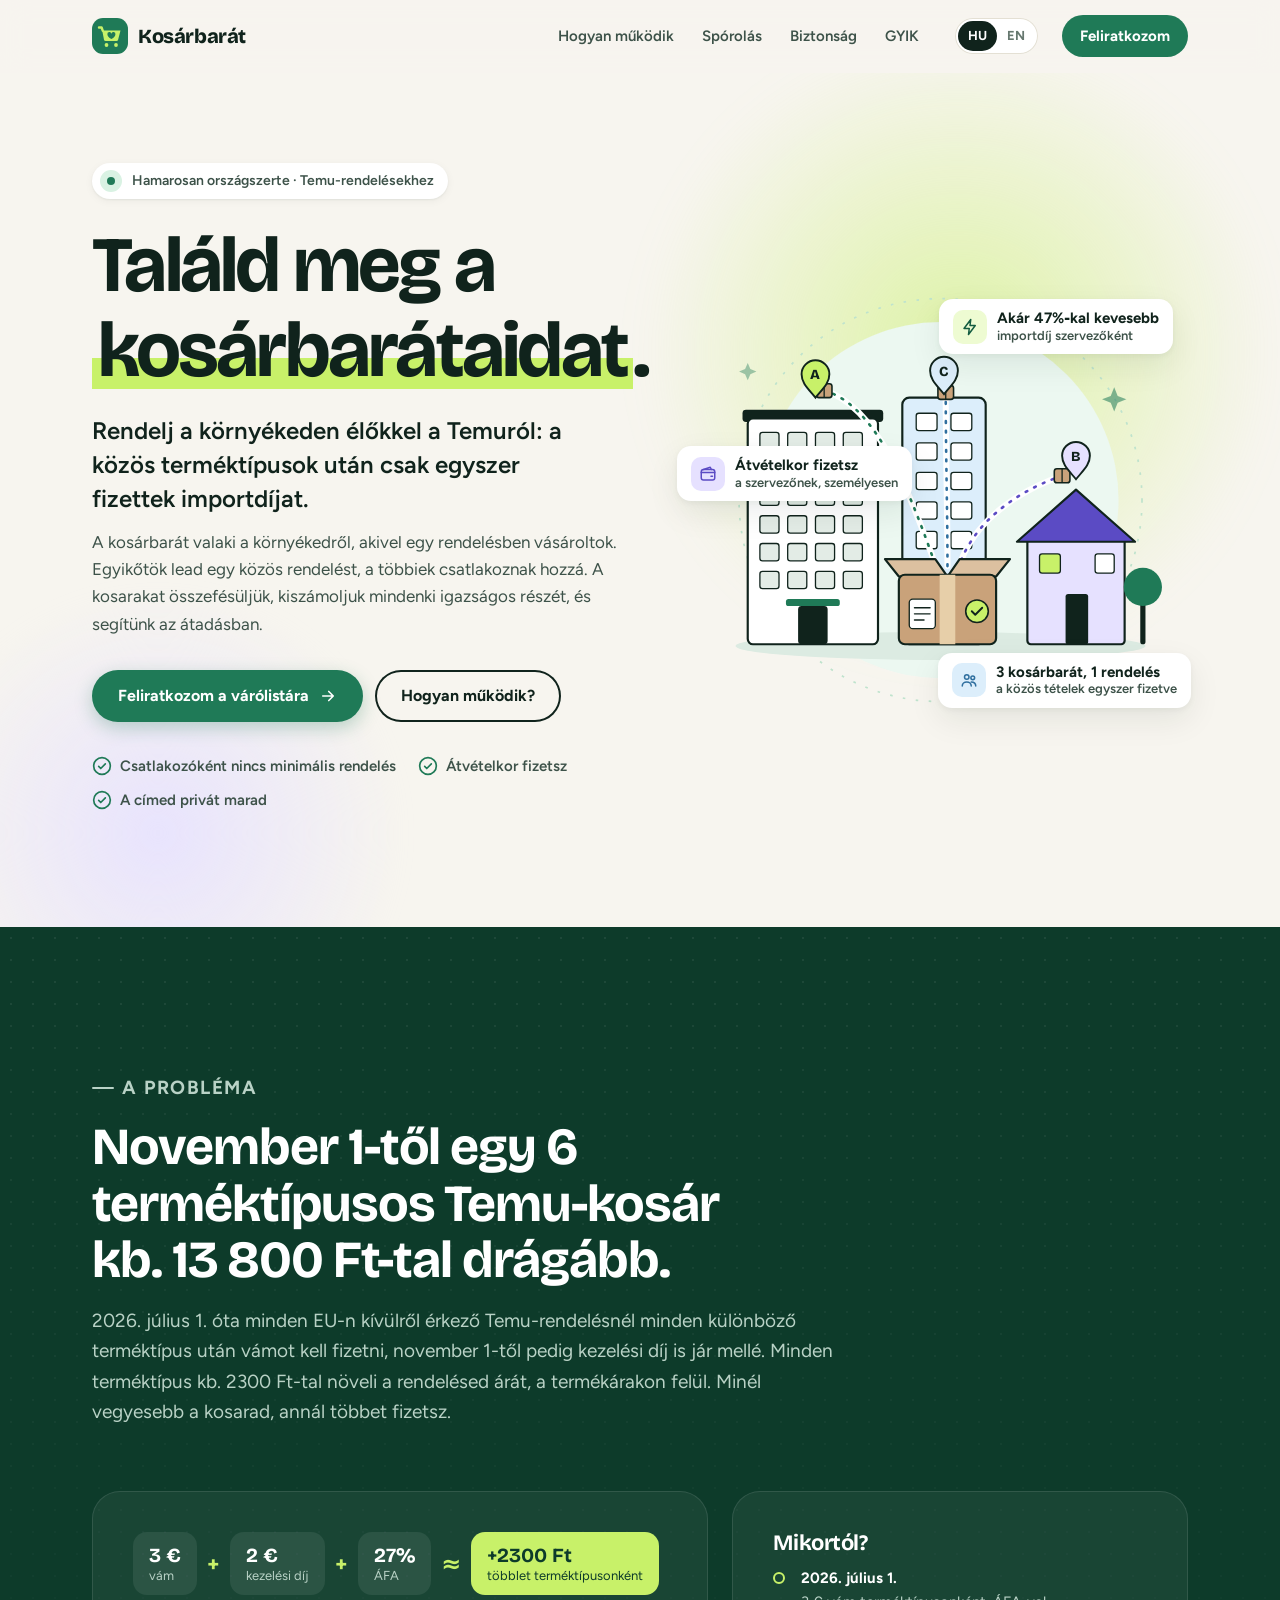
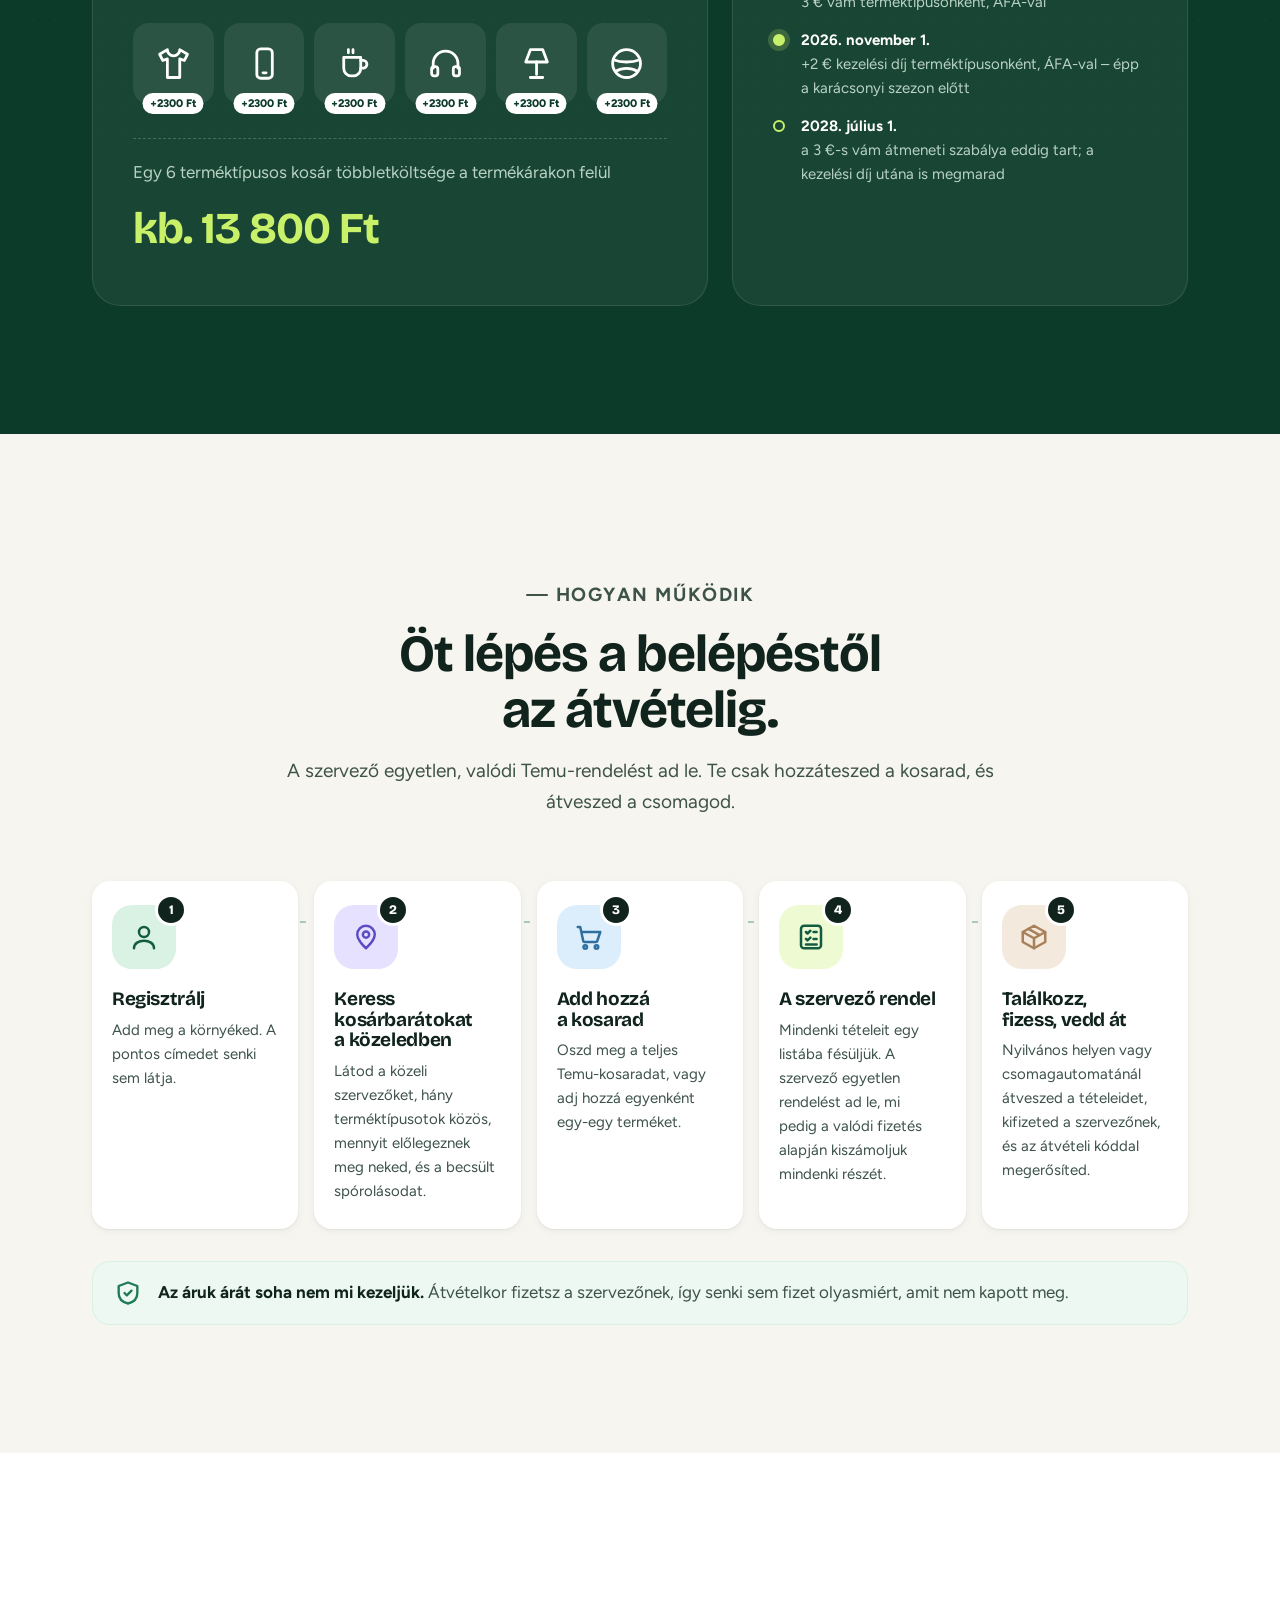
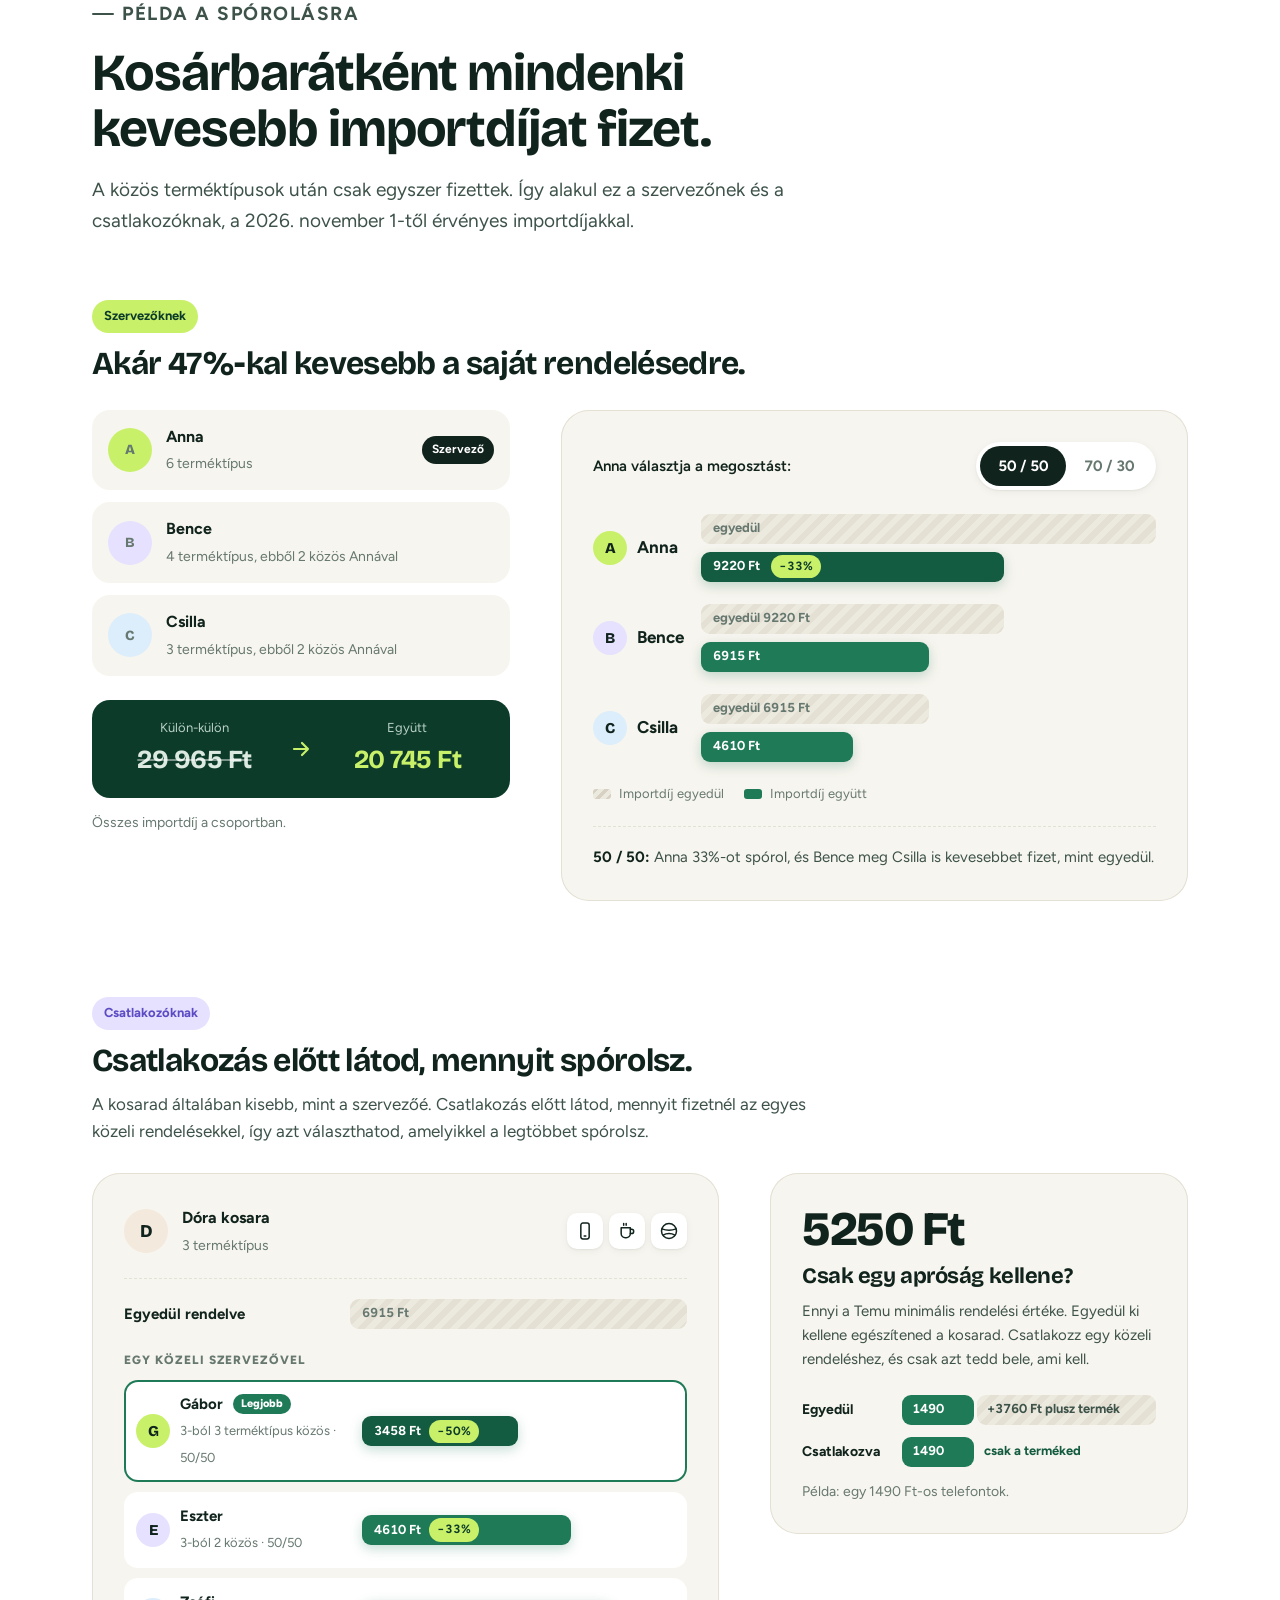
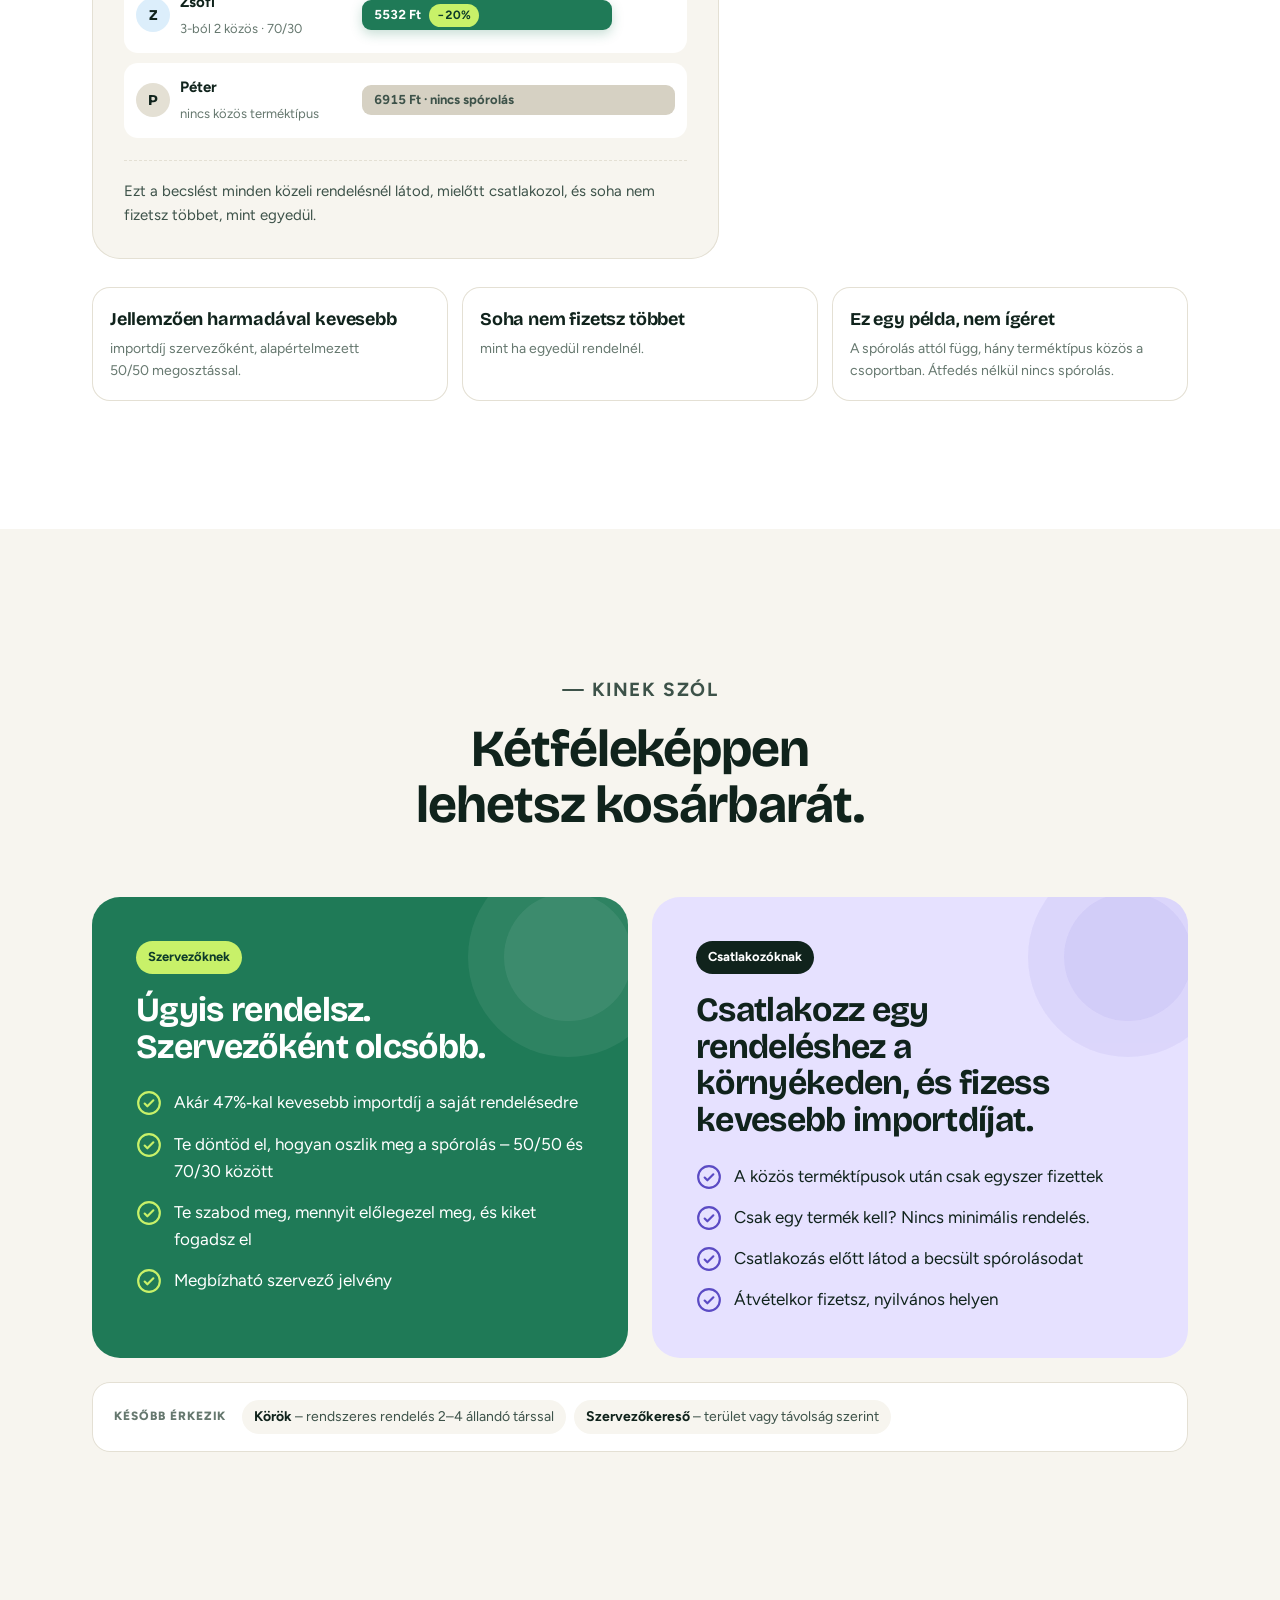
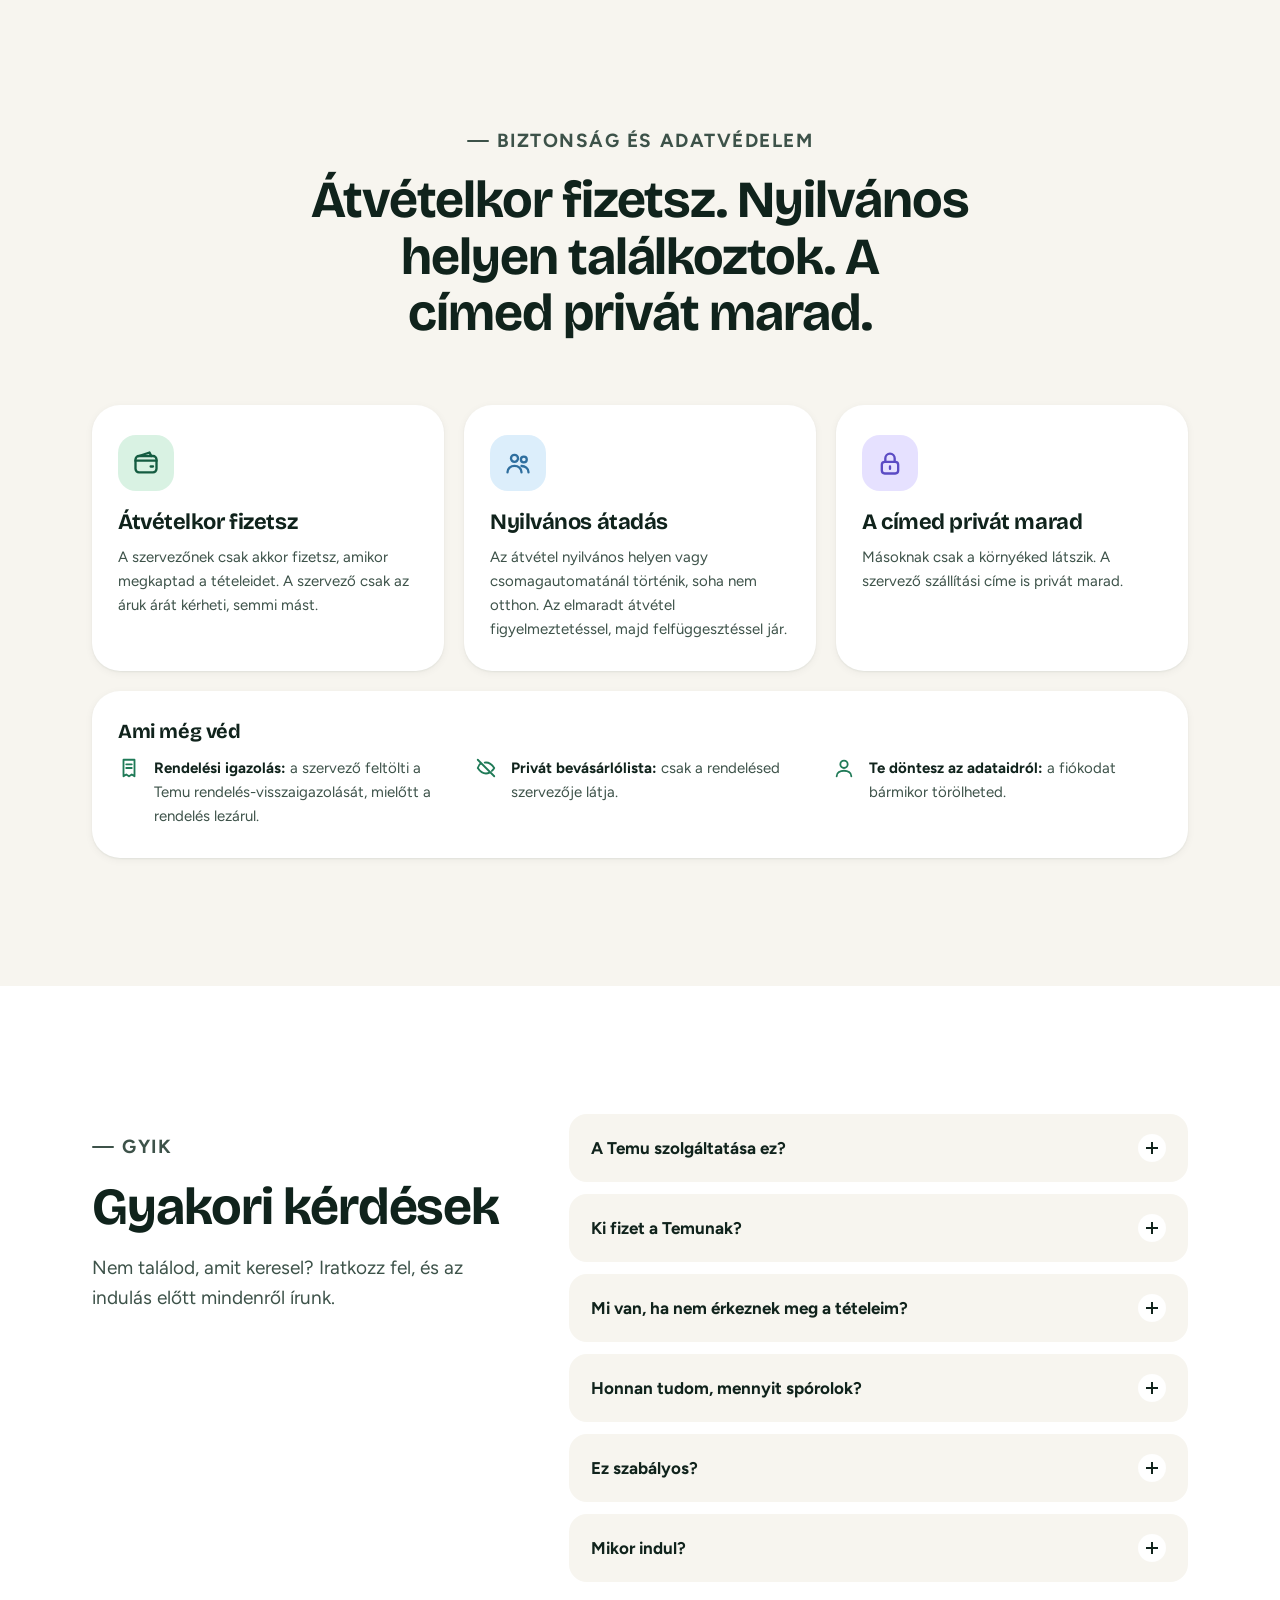
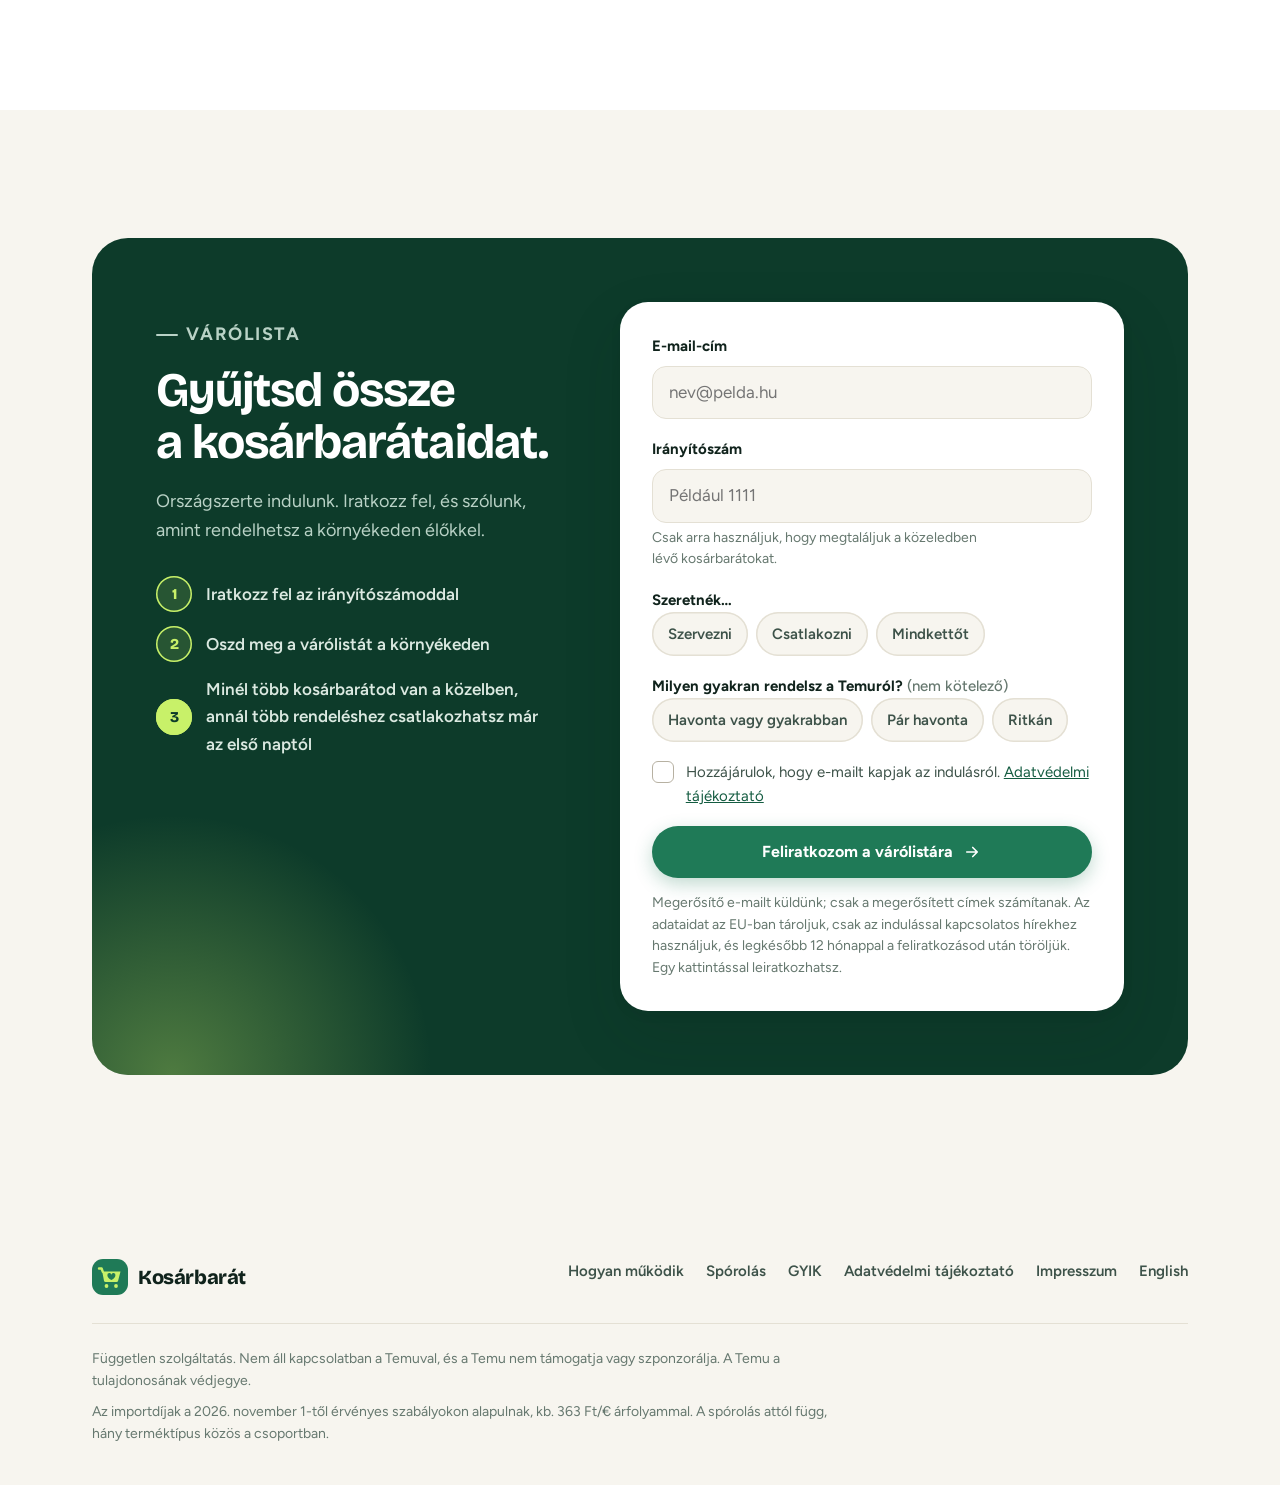
<file: index.html>
<!doctype html>
<html lang="hu">
<head>
  <meta charset="utf-8">
  <meta name="viewport" content="width=device-width, initial-scale=1">
  <title>Kosárbarát – rendelj a környékeden élőkkel, fizess kevesebb importdíjat</title>
  <meta name="description" content="Találd meg a kosárbarátaidat a környékeden: rendeljetek együtt, és a közös terméktípusok után csak egyszer fizettek importdíjat. Iratkozz fel a várólistára, és elsőként értesülsz az indulásról.">
  <meta name="theme-color" content="#0d3b2a">
  <link rel="icon" href="assets/favicon.svg" type="image/svg+xml">
  <link rel="alternate" hreflang="hu" href="./">
  <link rel="alternate" hreflang="en" href="en/">
  <meta property="og:title" content="Kosárbarát – rendelj együtt a környékeden">
  <meta property="og:description" content="Rendelj a környékeden élőkkel a Temuról, és a közös terméktípusok után csak egyszer fizettek importdíjat. Iratkozz fel a várólistára.">
  <meta property="og:type" content="website">
  <meta property="og:locale" content="hu_HU">
  <link rel="stylesheet" href="assets/styles.css">
</head>
<body>

<!-- Icon sprite -->
<svg width="0" height="0" style="position:absolute" aria-hidden="true">
  <defs>
    <symbol id="i-check" viewBox="0 0 24 24" fill="none" stroke="currentColor" stroke-width="2" stroke-linecap="round" stroke-linejoin="round"><circle cx="12" cy="12" r="10"/><path d="m8 12.5 2.5 2.5L16 9.5"/></symbol>
    <symbol id="i-tick" viewBox="0 0 24 24" fill="none" stroke="currentColor" stroke-width="2.6" stroke-linecap="round" stroke-linejoin="round"><path d="m5 12.5 4.5 4.5L19 7.5"/></symbol>
    <symbol id="i-arrow" viewBox="0 0 24 24" fill="none" stroke="currentColor" stroke-width="2.2" stroke-linecap="round" stroke-linejoin="round"><path d="M5 12h14M13 6l6 6-6 6"/></symbol>
    <symbol id="i-user" viewBox="0 0 24 24" fill="none" stroke="currentColor" stroke-width="2" stroke-linecap="round" stroke-linejoin="round"><circle cx="12" cy="8" r="4"/><path d="M4 21c0-4 4-6 8-6s8 2 8 6"/></symbol>
    <symbol id="i-pin" viewBox="0 0 24 24" fill="none" stroke="currentColor" stroke-width="2" stroke-linecap="round" stroke-linejoin="round"><path d="M12 21s-7-6.2-7-11a7 7 0 0 1 14 0c0 4.8-7 11-7 11Z"/><circle cx="12" cy="10" r="2.5"/></symbol>
    <symbol id="i-cart" viewBox="0 0 24 24" fill="none" stroke="currentColor" stroke-width="2" stroke-linecap="round" stroke-linejoin="round"><path d="M3 4h2l2.4 11.2a1 1 0 0 0 1 .8h9.2a1 1 0 0 0 1-.8L21 8H6.2"/><circle cx="9" cy="20" r="1.4"/><circle cx="18" cy="20" r="1.4"/></symbol>
    <symbol id="i-list" viewBox="0 0 24 24" fill="none" stroke="currentColor" stroke-width="2" stroke-linecap="round" stroke-linejoin="round"><rect x="4" y="3" width="16" height="18" rx="2.5"/><path d="m8 8 1.2 1.2L11.5 7M8 13.5l1.2 1.2 2.3-2.2M14 8h2.5M14 13.5h2.5M8 18h8.5"/></symbol>
    <symbol id="i-parcel" viewBox="0 0 24 24" fill="none" stroke="currentColor" stroke-width="2" stroke-linecap="round" stroke-linejoin="round"><path d="M21 8 12 3 3 8v8l9 5 9-5V8Z"/><path d="m3 8 9 5 9-5M12 13v8M7.5 5.5l9 5"/></symbol>
    <symbol id="i-shield" viewBox="0 0 24 24" fill="none" stroke="currentColor" stroke-width="2" stroke-linecap="round" stroke-linejoin="round"><path d="M12 3 4 6v6c0 5 3.5 8 8 9 4.5-1 8-4 8-9V6l-8-3Z"/><path d="m9 12 2 2 4-4"/></symbol>
    <symbol id="i-wallet" viewBox="0 0 24 24" fill="none" stroke="currentColor" stroke-width="2" stroke-linecap="round" stroke-linejoin="round"><rect x="3" y="6" width="18" height="14" rx="3"/><path d="M3 10h18M16 15h2M6 6l9-3 1.5 3"/></symbol>
    <symbol id="i-people" viewBox="0 0 24 24" fill="none" stroke="currentColor" stroke-width="2" stroke-linecap="round" stroke-linejoin="round"><circle cx="9" cy="8" r="3"/><circle cx="17" cy="9" r="2.5"/><path d="M3 20c0-3.3 2.7-5.5 6-5.5s6 2.2 6 5.5M15 14.6c3 .1 6 1.9 6 5.4"/></symbol>
    <symbol id="i-lock" viewBox="0 0 24 24" fill="none" stroke="currentColor" stroke-width="2" stroke-linecap="round" stroke-linejoin="round"><rect x="5" y="11" width="14" height="10" rx="2.5"/><path d="M8 11V8a4 4 0 0 1 8 0v3M12 15v2"/></symbol>
    <symbol id="i-receipt" viewBox="0 0 24 24" fill="none" stroke="currentColor" stroke-width="2" stroke-linecap="round" stroke-linejoin="round"><path d="M6 3h12v18l-3-2-3 2-3-2-3 2V3Z"/><path d="M9 8h6M9 12h6"/></symbol>
    <symbol id="i-alert" viewBox="0 0 24 24" fill="none" stroke="currentColor" stroke-width="2" stroke-linecap="round" stroke-linejoin="round"><path d="M10.3 4 2.5 18a2 2 0 0 0 1.7 3h15.6a2 2 0 0 0 1.7-3L13.7 4a2 2 0 0 0-3.4 0Z"/><path d="M12 9.5v4M12 17v.01"/></symbol>
    <symbol id="i-eye-off" viewBox="0 0 24 24" fill="none" stroke="currentColor" stroke-width="2" stroke-linecap="round" stroke-linejoin="round"><path d="M3 3l18 18M10.6 6.1A9.8 9.8 0 0 1 12 6c5 0 9 6 9 6a17 17 0 0 1-2.6 3.2M6.6 6.6C4.3 8.2 3 12 3 12s4 6 9 6c1.4 0 2.7-.4 3.9-1"/></symbol>
    <symbol id="i-mail" viewBox="0 0 24 24" fill="none" stroke="currentColor" stroke-width="2" stroke-linecap="round" stroke-linejoin="round"><rect x="3" y="5" width="18" height="14" rx="2.5"/><path d="m3 7 9 6 9-6"/></symbol>
    <symbol id="i-link" viewBox="0 0 24 24" fill="none" stroke="currentColor" stroke-width="2" stroke-linecap="round" stroke-linejoin="round"><path d="M10 14a4 4 0 0 0 5.7 0l3-3a4 4 0 0 0-5.7-5.7l-1 1"/><path d="M14 10a4 4 0 0 0-5.7 0l-3 3a4 4 0 0 0 5.7 5.7l1-1"/></symbol>
    <symbol id="i-chat" viewBox="0 0 24 24" fill="none" stroke="currentColor" stroke-width="2" stroke-linecap="round" stroke-linejoin="round"><path d="M20 12a8 8 0 0 1-11.8 7L4 20l1-4.2A8 8 0 1 1 20 12Z"/></symbol>
    <symbol id="i-bolt" viewBox="0 0 24 24" fill="none" stroke="currentColor" stroke-width="2" stroke-linecap="round" stroke-linejoin="round"><path d="M13 2 4 14h7l-1 8 9-12h-7l1-8Z"/></symbol>
    <symbol id="i-share" viewBox="0 0 24 24" fill="none" stroke="currentColor" stroke-width="2" stroke-linecap="round" stroke-linejoin="round"><circle cx="18" cy="5" r="3"/><circle cx="6" cy="12" r="3"/><circle cx="18" cy="19" r="3"/><path d="m8.6 13.5 6.8 4M15.4 6.5l-6.8 4"/></symbol>
    <symbol id="i-star" viewBox="0 0 24 24" fill="none" stroke="currentColor" stroke-width="2" stroke-linecap="round" stroke-linejoin="round"><path d="m12 3 2.7 5.6 6.1.9-4.4 4.3 1 6.1L12 17l-5.4 2.9 1-6.1-4.4-4.3 6.1-.9L12 3Z"/></symbol>
    <!-- Basket item types -->
    <symbol id="t-shirt" viewBox="0 0 24 24" fill="none" stroke="currentColor" stroke-width="1.8" stroke-linecap="round" stroke-linejoin="round"><path d="M8 3 3 6l2 4 3-1v12h8V9l3 1 2-4-5-3a4 4 0 0 1-8 0Z"/></symbol>
    <symbol id="t-phone" viewBox="0 0 24 24" fill="none" stroke="currentColor" stroke-width="1.8" stroke-linecap="round" stroke-linejoin="round"><rect x="7" y="2.5" width="10" height="19" rx="2.5"/><path d="M11 18h2"/></symbol>
    <symbol id="t-mug" viewBox="0 0 24 24" fill="none" stroke="currentColor" stroke-width="1.8" stroke-linecap="round" stroke-linejoin="round"><path d="M5 8h11v7a5 5 0 0 1-5 5h-1a5 5 0 0 1-5-5V8Z"/><path d="M16 10h1.5a2.5 2.5 0 0 1 0 5H16M8 3v2M11 3v2"/></symbol>
    <symbol id="t-head" viewBox="0 0 24 24" fill="none" stroke="currentColor" stroke-width="1.8" stroke-linecap="round" stroke-linejoin="round"><path d="M4 15v-3a8 8 0 0 1 16 0v3"/><rect x="3" y="14" width="4" height="6" rx="1.5"/><rect x="17" y="14" width="4" height="6" rx="1.5"/></symbol>
    <symbol id="t-lamp" viewBox="0 0 24 24" fill="none" stroke="currentColor" stroke-width="1.8" stroke-linecap="round" stroke-linejoin="round"><path d="M8 3h8l3 8H5l3-8Z"/><path d="M12 11v8M8 21h8"/></symbol>
    <symbol id="t-ball" viewBox="0 0 24 24" fill="none" stroke="currentColor" stroke-width="1.8" stroke-linecap="round" stroke-linejoin="round"><circle cx="12" cy="12" r="9"/><path d="M3.5 9.5c5 2 12 2 17 0M5 17c4-2.5 10-2.5 14 0"/></symbol>
    <symbol id="logo-mark" viewBox="0 0 36 36"><rect width="36" height="36" rx="11" fill="#1f7a57"/><path d="M7 9.5h2.6l1.2 3.3" fill="none" stroke="#c8f169" stroke-width="2.4" stroke-linecap="round" stroke-linejoin="round"/><path d="M10.2 12.5h18.3l-2.4 9.3a1.6 1.6 0 0 1-1.6 1.2H13.6a1.6 1.6 0 0 1-1.6-1.2Z" fill="#c8f169"/><path d="M19.4 21c-2.7-1.7-4-3.1-4-4.6a2 2 0 0 1 4-.7 2 2 0 0 1 4 .7c0 1.5-1.3 2.9-4 4.6Z" fill="#1f7a57"/><circle cx="14.5" cy="27" r="1.9" fill="#c8f169"/><circle cx="24" cy="27" r="1.9" fill="#c8f169"/></symbol>
  </defs>
</svg>

<a class="skip-link" href="#main">Ugrás a tartalomra</a>

<header class="site-header">
  <div class="wrap header-inner">
    <a class="logo" href="./" aria-label="Kosárbarát – kezdőlap">
      <svg aria-hidden="true"><use href="#logo-mark"/></svg>
      Kosárbarát
    </a>
    <nav class="nav" aria-label="Fő navigáció">
      <a href="#hogyan">Hogyan működik</a>
      <a href="#pelda">Spórolás</a>
      <a href="#biztonsag">Biztonság</a>
      <a href="#gyik">GYIK</a>
    </nav>
    <div class="lang" aria-label="Nyelv">
      <span aria-current="true" lang="hu">HU</span>
      <a href="en/" lang="en" hreflang="en">EN</a>
    </div>
    <a class="btn btn-small header-cta" href="#varolista">Feliratkozom</a>
  </div>
</header>

<div class="notice" role="status" hidden data-notice
     data-confirmed="Fent vagy a várólistán! E-mailben szólunk, amint elindulunk."
     data-expired="Ez a megerősítő link lejárt vagy érvénytelen. Kérjük, iratkozz fel újra."
     data-unsubscribed="Leiratkoztál a várólistáról, az adataidat töröltük.">
  <p data-notice-text></p>
  <button type="button" data-notice-close aria-label="Bezárás">×</button>
</div>

<main id="main">

  <!-- ============ HERO ============ -->
  <section class="hero">
    <div class="wrap hero-grid">
      <div class="hero-copy">
        <p class="pill"><span class="dot" aria-hidden="true"></span>Hamarosan országszerte · Temu-rendelésekhez</p>
        <h1>Találd meg a <span class="mark">kosárbarátaidat</span>.</h1>
        <p class="lead">Rendelj a környékeden élőkkel a Temuról: a közös terméktípusok után csak egyszer fizettek importdíjat.</p>
        <p class="sub">A kosárbarát valaki a környékedről, akivel egy rendelésben vásároltok. Egyikőtök lead egy közös rendelést, a többiek csatlakoznak hozzá. A kosarakat összefésüljük, kiszámoljuk mindenki igazságos részét, és segítünk az átadásban.</p>
        <div class="hero-actions">
          <a class="btn" href="#varolista">Feliratkozom a várólistára <svg aria-hidden="true"><use href="#i-arrow"/></svg></a>
          <a class="btn btn-ghost" href="#hogyan">Hogyan működik?</a>
        </div>
        <ul class="proof">
          <li><svg aria-hidden="true"><use href="#i-check"/></svg>Csatlakozóként nincs minimális rendelés</li>
          <li><svg aria-hidden="true"><use href="#i-check"/></svg>Átvételkor fizetsz</li>
          <li><svg aria-hidden="true"><use href="#i-check"/></svg>A címed privát marad</li>
        </ul>
      </div>

      <div class="hero-art" aria-hidden="true">
        <svg viewBox="0 0 520 470" role="presentation">
          <circle cx="262" cy="250" r="205" fill="#ecf8f1"/>
          <circle class="spin-slow" cx="262" cy="250" r="232" fill="none" stroke="#bfe3cd" stroke-width="2" stroke-dasharray="3 12"/>
          <ellipse cx="262" cy="418" rx="236" ry="16" fill="#dcebe2"/>

          <!-- Middle building (person C) -->
          <rect x="218" y="132" width="96" height="284" rx="8" fill="#dceefb" stroke="#10231c" stroke-width="2.5"/>
          <g fill="#ffffff" stroke="#10231c" stroke-width="1.5">
            <rect x="234" y="150" width="24" height="20" rx="3"/><rect x="274" y="150" width="24" height="20" rx="3"/>
            <rect x="234" y="184" width="24" height="20" rx="3"/><rect class="win-blink d2" x="274" y="184" width="24" height="20" rx="3"/>
            <rect class="win-blink d4" x="234" y="218" width="24" height="20" rx="3"/><rect x="274" y="218" width="24" height="20" rx="3"/>
            <rect x="234" y="252" width="24" height="20" rx="3"/><rect x="274" y="252" width="24" height="20" rx="3"/>
            <rect x="234" y="286" width="24" height="20" rx="3"/><rect x="274" y="286" width="24" height="20" rx="3"/>
          </g>

          <!-- Left block of flats (person A) -->
          <rect x="34" y="146" width="162" height="14" rx="4" fill="#10231c"/>
          <rect x="40" y="156" width="150" height="260" rx="6" fill="#ffffff" stroke="#10231c" stroke-width="2.5"/>
          <g fill="#e3ece6" stroke="#10231c" stroke-width="1.5">
            <rect x="54" y="172" width="22" height="20" rx="3"/><rect class="win-blink" x="86" y="172" width="22" height="20" rx="3"/><rect x="118" y="172" width="22" height="20" rx="3"/><rect x="150" y="172" width="22" height="20" rx="3"/>
            <rect x="54" y="204" width="22" height="20" rx="3"/><rect x="86" y="204" width="22" height="20" rx="3"/><rect class="win-blink d3" x="118" y="204" width="22" height="20" rx="3"/><rect x="150" y="204" width="22" height="20" rx="3"/>
            <rect class="win-blink d2" x="54" y="236" width="22" height="20" rx="3"/><rect x="86" y="236" width="22" height="20" rx="3"/><rect x="118" y="236" width="22" height="20" rx="3"/><rect x="150" y="236" width="22" height="20" rx="3"/>
            <rect x="54" y="268" width="22" height="20" rx="3"/><rect x="86" y="268" width="22" height="20" rx="3"/><rect x="118" y="268" width="22" height="20" rx="3"/><rect class="win-blink d4" x="150" y="268" width="22" height="20" rx="3"/>
            <rect x="54" y="300" width="22" height="20" rx="3"/><rect class="win-blink d3" x="86" y="300" width="22" height="20" rx="3"/><rect x="118" y="300" width="22" height="20" rx="3"/><rect x="150" y="300" width="22" height="20" rx="3"/>
            <rect x="54" y="332" width="22" height="20" rx="3"/><rect x="86" y="332" width="22" height="20" rx="3"/><rect x="118" y="332" width="22" height="20" rx="3"/><rect x="150" y="332" width="22" height="20" rx="3"/>
          </g>
          <rect x="98" y="372" width="34" height="44" rx="4" fill="#10231c"/>
          <rect x="84" y="364" width="62" height="8" rx="3" fill="#1f7a57"/>

          <!-- Right house (person B) -->
          <rect x="362" y="290" width="112" height="126" rx="4" fill="#e6e1ff" stroke="#10231c" stroke-width="2.5"/>
          <path d="M350 298 418 238l68 60Z" fill="#5b4bc4" stroke="#10231c" stroke-width="2.5" stroke-linejoin="round"/>
          <rect x="406" y="358" width="26" height="58" rx="3" fill="#10231c"/>
          <rect class="win-blink d3" x="376" y="312" width="24" height="22" rx="3" fill="#c8f169" stroke="#10231c" stroke-width="1.5"/>
          <rect x="440" y="312" width="22" height="22" rx="3" fill="#ffffff" stroke="#10231c" stroke-width="1.5"/>
          <!-- Tree -->
          <rect x="492" y="360" width="6" height="56" rx="3" fill="#10231c"/>
          <circle cx="495" cy="350" r="22" fill="#1f7a57"/>

          <!-- Flow paths -->
          <g fill="none" stroke-linecap="round">
            <path d="M128 124 C 190 140, 230 250, 258 330" stroke="#ffffff" stroke-width="7"/>
            <path d="M402 222 C 360 236, 300 270, 282 330" stroke="#ffffff" stroke-width="7"/>
            <path d="M268 126 C 268 200, 270 260, 270 326" stroke="#ffffff" stroke-width="7"/>
            <path class="flow" d="M128 124 C 190 140, 230 250, 258 330" stroke="#1f7a57" stroke-width="3"/>
            <path class="flow" d="M402 222 C 360 236, 300 270, 282 330" stroke="#5b4bc4" stroke-width="3"/>
            <path class="flow" d="M268 126 C 268 200, 270 260, 270 326" stroke="#2f6f9f" stroke-width="3"/>
          </g>

          <!-- Travelling mini parcels -->
          <g class="parcel-travel pt-1"><rect x="-9" y="-8" width="18" height="16" rx="3" fill="#c9a27a" stroke="#10231c" stroke-width="1.8"/><path d="M0 -8v16" stroke="#10231c" stroke-width="1.5"/></g>
          <g class="parcel-travel pt-2 t2"><rect x="-9" y="-8" width="18" height="16" rx="3" fill="#c9a27a" stroke="#10231c" stroke-width="1.8"/><path d="M0 -8v16" stroke="#10231c" stroke-width="1.5"/></g>
          <g class="parcel-travel pt-3 t3"><rect x="-9" y="-8" width="18" height="16" rx="3" fill="#c9a27a" stroke="#10231c" stroke-width="1.8"/><path d="M0 -8v16" stroke="#10231c" stroke-width="1.5"/></g>

          <!-- Shared parcel -->
          <g class="box-bounce">
            <path d="M214 338 198 318h58l14 20Z" fill="#dcc0a0" stroke="#10231c" stroke-width="2.5" stroke-linejoin="round"/>
            <path d="M326 338 342 318h-58l-14 20Z" fill="#dcc0a0" stroke="#10231c" stroke-width="2.5" stroke-linejoin="round"/>
            <rect x="214" y="336" width="112" height="80" rx="7" fill="#c9a27a" stroke="#10231c" stroke-width="2.5"/>
            <rect x="261" y="336" width="18" height="80" fill="#e7cfa9"/>
            <rect x="226" y="364" width="30" height="34" rx="4" fill="#ffffff" stroke="#10231c" stroke-width="1.5"/>
            <path d="M232 374h18M232 381h18M232 388h11" stroke="#10231c" stroke-width="1.6" stroke-linecap="round"/>
            <circle cx="304" cy="378" r="13" fill="#c8f169" stroke="#10231c" stroke-width="1.8"/>
            <path d="m298 378 4 4 8-8" fill="none" stroke="#10231c" stroke-width="2.2" stroke-linecap="round" stroke-linejoin="round"/>
          </g>

          <!-- Location pins -->
          <g transform="translate(118 132)"><g class="pin-bob">
            <path d="M0 0C-9-11-16-17-16-27a16 16 0 0 1 32 0C16-17 9-11 0 0Z" fill="#c8f169" stroke="#10231c" stroke-width="2.2"/>
            <text x="0" y="-21" text-anchor="middle" font-family="Bricolage Grotesque, sans-serif" font-weight="800" font-size="16" fill="#10231c">A</text>
          </g></g>
          <g transform="translate(266 128)"><g class="pin-bob p3">
            <path d="M0 0C-9-11-16-17-16-27a16 16 0 0 1 32 0C16-17 9-11 0 0Z" fill="#dceefb" stroke="#10231c" stroke-width="2.2"/>
            <text x="0" y="-21" text-anchor="middle" font-family="Bricolage Grotesque, sans-serif" font-weight="800" font-size="16" fill="#10231c">C</text>
          </g></g>
          <g transform="translate(418 226)"><g class="pin-bob p2">
            <path d="M0 0C-9-11-16-17-16-27a16 16 0 0 1 32 0C16-17 9-11 0 0Z" fill="#e6e1ff" stroke="#10231c" stroke-width="2.2"/>
            <text x="0" y="-21" text-anchor="middle" font-family="Bricolage Grotesque, sans-serif" font-weight="800" font-size="16" fill="#10231c">B</text>
          </g></g>

          <!-- Sparkles -->
          <g fill="#1f7a57">
            <path d="M462 120l4 10 10 4-10 4-4 10-4-10-10-4 10-4Z" opacity=".55"/>
            <path d="M40 92l3 7 7 3-7 3-3 7-3-7-7-3 7-3Z" opacity=".4"/>
          </g>
        </svg>

        <div class="float-card fc-1">
          <span class="ico"><svg aria-hidden="true"><use href="#i-bolt"/></svg></span>
          <span><strong>Akár 47%&#8209;kal kevesebb</strong>importdíj szervezőként</span>
        </div>
        <div class="float-card fc-2">
          <span class="ico"><svg aria-hidden="true"><use href="#i-wallet"/></svg></span>
          <span><strong>Átvételkor fizetsz</strong>a szervezőnek, személyesen</span>
        </div>
        <div class="float-card fc-3">
          <span class="ico"><svg aria-hidden="true"><use href="#i-people"/></svg></span>
          <span><strong>3 kosárbarát, 1 rendelés</strong>a közös tételek egyszer fizetve</span>
        </div>
      </div>
    </div>
  </section>

  <!-- ============ PROBLEM ============ -->
  <section class="section problem" id="problema" aria-labelledby="problema-cim">
    <div class="wrap">
      <div class="section-head reveal">
        <p class="kicker">A probléma</p>
        <h2 id="problema-cim">November 1-től egy 6 terméktípusos Temu-kosár kb. 13&nbsp;800&nbsp;Ft-tal drágább.</h2>
        <p>2026. július 1. óta minden EU-n kívülről érkező Temu-rendelésnél minden különböző terméktípus után vámot kell fizetni, november 1-től pedig kezelési díj is jár mellé. Minden terméktípus kb. 2300&nbsp;Ft-tal növeli a rendelésed árát, a termékárakon felül. Minél vegyesebb a kosarad, annál többet fizetsz.</p>
      </div>

      <div class="problem-grid">
        <div class="panel-dark reveal">
          <div class="formula" aria-label="3 euró vám, plusz 2 euró kezelési díj, plusz 27% ÁFA, terméktípusonként nagyjából 2300 forint többletköltség">
            <span class="chip-dark"><strong>3&nbsp;€</strong>vám</span>
            <span class="op" aria-hidden="true">+</span>
            <span class="chip-dark"><strong>2&nbsp;€</strong>kezelési díj</span>
            <span class="op" aria-hidden="true">+</span>
            <span class="chip-dark"><strong>27%</strong>ÁFA</span>
            <span class="op" aria-hidden="true">≈</span>
            <span class="chip-dark result"><strong>+2300&nbsp;Ft</strong>többlet terméktípusonként</span>
          </div>

          <ul class="basket" aria-label="Egy hatféle terméket tartalmazó kosár" role="list">
            <li class="item"><svg aria-hidden="true"><use href="#t-shirt"/></svg><span class="tag">+2300&nbsp;Ft</span><span class="sr-only">Gyerekruha</span></li>
            <li class="item"><svg aria-hidden="true"><use href="#t-phone"/></svg><span class="tag">+2300&nbsp;Ft</span><span class="sr-only">Telefontok</span></li>
            <li class="item"><svg aria-hidden="true"><use href="#t-mug"/></svg><span class="tag">+2300&nbsp;Ft</span><span class="sr-only">Konyhai eszköz</span></li>
            <li class="item"><svg aria-hidden="true"><use href="#t-head"/></svg><span class="tag">+2300&nbsp;Ft</span><span class="sr-only">Fejhallgató</span></li>
            <li class="item"><svg aria-hidden="true"><use href="#t-lamp"/></svg><span class="tag">+2300&nbsp;Ft</span><span class="sr-only">Lámpa</span></li>
            <li class="item"><svg aria-hidden="true"><use href="#t-ball"/></svg><span class="tag">+2300&nbsp;Ft</span><span class="sr-only">Játék</span></li>
          </ul>
          <div class="basket-total">
            <span>Egy 6 terméktípusos kosár többletköltsége a termékárakon felül</span>
            <strong>kb. 13&nbsp;800&nbsp;Ft</strong>
          </div>
        </div>

        <div class="problem-side">
          <div class="panel-dark stat-card reveal">
            <h3>Mikortól?</h3>
            <ol class="timeline">
              <li><span><strong>2026. július 1.</strong>3&nbsp;€ vám terméktípusonként, ÁFA-val</span></li>
              <li class="now"><span><strong>2026. november 1.</strong>+2&nbsp;€ kezelési díj terméktípusonként, ÁFA-val – épp a karácsonyi szezon előtt</span></li>
              <li><span><strong>2028. július 1.</strong>a 3&nbsp;€-s vám átmeneti szabálya eddig tart; a kezelési díj utána is megmarad</span></li>
            </ol>
          </div>
        </div>
      </div>
    </div>
  </section>

  <!-- ============ HOW IT WORKS ============ -->
  <section class="section" id="hogyan" aria-labelledby="hogyan-cim">
    <div class="wrap">
      <div class="section-head center reveal">
        <p class="kicker">Hogyan működik</p>
        <h2 id="hogyan-cim">Öt lépés a belépéstől az átvételig.</h2>
        <p>A szervező egyetlen, valódi Temu-rendelést ad le. Te csak hozzáteszed a kosarad, és átveszed a csomagod.</p>
      </div>

      <ol class="steps reveal-stagger">
        <li class="step">
          <div class="step-icon"><svg aria-hidden="true"><use href="#i-user"/></svg></div>
          <h3>Regisztrálj</h3>
          <p>Add meg a környéked. A pontos címedet senki sem látja.</p>
        </li>
        <li class="step">
          <div class="step-icon"><svg aria-hidden="true"><use href="#i-pin"/></svg></div>
          <h3>Keress kosárbarátokat a közeledben</h3>
          <p>Látod a közeli szervezőket, hány terméktípusotok közös, mennyit előlegeznek meg neked, és a becsült spórolásodat.</p>
        </li>
        <li class="step">
          <div class="step-icon"><svg aria-hidden="true"><use href="#i-cart"/></svg></div>
          <h3>Add hozzá a kosarad</h3>
          <p>Oszd meg a teljes Temu-kosaradat, vagy adj hozzá egyenként egy-egy terméket.</p>
        </li>
        <li class="step">
          <div class="step-icon"><svg aria-hidden="true"><use href="#i-list"/></svg></div>
          <h3>A szervező rendel</h3>
          <p>Mindenki tételeit egy listába fésüljük. A szervező egyetlen rendelést ad le, mi pedig a valódi fizetés alapján kiszámoljuk mindenki részét.</p>
        </li>
        <li class="step">
          <div class="step-icon"><svg aria-hidden="true"><use href="#i-parcel"/></svg></div>
          <h3>Találkozz, fizess, vedd át</h3>
          <p>Nyilvános helyen vagy csomagautomatánál átveszed a tételeidet, kifizeted a szervezőnek, és az átvételi kóddal megerősíted.</p>
        </li>
      </ol>

      <div class="note-band reveal">
        <svg aria-hidden="true"><use href="#i-shield"/></svg>
        <p><strong>Az áruk árát soha nem mi kezeljük.</strong> Átvételkor fizetsz a szervezőnek, így senki sem fizet olyasmiért, amit nem kapott meg.</p>
      </div>
    </div>
  </section>

  <!-- ============ SAVINGS EXAMPLE ============ -->
  <section class="section savings" id="pelda" aria-labelledby="pelda-cim">
    <div class="wrap">
      <div class="section-head reveal">
        <p class="kicker">Példa a spórolásra</p>
        <h2 id="pelda-cim">Kosárbarátként mindenki kevesebb importdíjat fizet.</h2>
        <p>A közös terméktípusok után csak egyszer fizettek. Így alakul ez a szervezőnek és a csatlakozóknak, a 2026. november 1-től érvényes importdíjakkal.</p>
      </div>

      <div class="block-head reveal">
        <span class="block-badge">Szervezőknek</span>
        <h3>Akár 47%&#8209;kal kevesebb a saját rendelésedre.</h3>
      </div>

      <div class="savings-grid">
        <div class="reveal">
          <div class="scenario">
            <div class="person"><span class="avatar av-a" aria-hidden="true">A</span><div><strong>Anna</strong><span>6 terméktípus</span></div><span class="role">Szervező</span></div>
            <div class="person"><span class="avatar av-b" aria-hidden="true">B</span><div><strong>Bence</strong><span>4 terméktípus, ebből 2 közös Annával</span></div></div>
            <div class="person"><span class="avatar av-c" aria-hidden="true">C</span><div><strong>Csilla</strong><span>3 terméktípus, ebből 2 közös Annával</span></div></div>
          </div>
          <div class="totals">
            <div class="was"><span>Külön-külön</span><strong>29&nbsp;965&nbsp;Ft</strong></div>
            <svg aria-hidden="true"><use href="#i-arrow"/></svg>
            <div class="now"><span>Együtt</span><strong>20&nbsp;745&nbsp;Ft</strong></div>
          </div>
          <p class="fine" style="margin-top:14px">Összes importdíj a csoportban.</p>
        </div>

        <div class="split-card reveal">
          <input class="sr-only" type="radio" name="split" id="split50" checked>
          <input class="sr-only" type="radio" name="split" id="split70">
          <div class="split-top">
            <p>Anna választja a megosztást:</p>
            <div class="split-toggle" role="presentation">
              <label for="split50">50 / 50</label>
              <label for="split70">70 / 30</label>
            </div>
          </div>

          <div class="chart" role="img" aria-label="Importdíj személyenként. 50/50 megosztásnál Anna 9220, Bence 6915, Csilla 4610 forintot fizet. 70/30 megosztásnál Anna 7376, Bence 7837, Csilla 5532 forintot fizet.">
            <div class="bar-row" style="--alone:100; --t50:66.67; --t70:53.33">
              <div class="who"><span class="avatar av-a">A</span>Anna</div>
              <div class="track"><div class="bar alone">egyedül</div></div>
              <div class="track"><div class="bar together"><span class="v50">9220&nbsp;Ft <span class="save-badge">−33%</span></span><span class="v70">7376&nbsp;Ft <span class="save-badge">−47%</span></span></div></div>
            </div>
            <div class="bar-row" style="--alone:66.67; --t50:50; --t70:56.67">
              <div class="who"><span class="avatar av-b">B</span>Bence</div>
              <div class="track"><div class="bar alone">egyedül 9220&nbsp;Ft</div></div>
              <div class="track"><div class="bar together"><span class="v50">6915&nbsp;Ft</span><span class="v70">7837&nbsp;Ft</span></div></div>
            </div>
            <div class="bar-row" style="--alone:50; --t50:33.33; --t70:40">
              <div class="who"><span class="avatar av-c">C</span>Csilla</div>
              <div class="track"><div class="bar alone">egyedül 6915&nbsp;Ft</div></div>
              <div class="track"><div class="bar together"><span class="v50">4610&nbsp;Ft</span><span class="v70">5532&nbsp;Ft</span></div></div>
            </div>
          </div>

          <div class="legend" aria-hidden="true">
            <span><i class="l-alone"></i>Importdíj egyedül</span>
            <span><i class="l-together"></i>Importdíj együtt</span>
          </div>

          <p class="split-foot">
            <span class="v50"><strong>50 / 50:</strong> Anna 33%-ot spórol, és Bence meg Csilla is kevesebbet fizet, mint egyedül.</span>
            <span class="v70"><strong>70 / 30:</strong> a közös spórolás nagyobb része Annáé – 47% –, de Bence és Csilla így is kevesebbet fizet, mint egyedül.</span>
          </p>
        </div>
      </div>

      <div class="block-head reveal">
        <span class="block-badge is-join">Csatlakozóknak</span>
        <h3>Csatlakozás előtt látod, mennyit spórolsz.</h3>
        <p>A kosarad általában kisebb, mint a szervezőé. Csatlakozás előtt látod, mennyit fizetnél az egyes közeli rendelésekkel, így azt választhatod, amelyikkel a legtöbbet spórolsz.</p>
      </div>

      <div class="joiner-grid">
        <div class="preview-card reveal">
          <div class="preview-top">
            <span class="avatar av-d" aria-hidden="true">D</span>
            <div><strong>Dóra kosara</strong><span>3 terméktípus</span></div>
            <ul class="mini-items" aria-hidden="true">
              <li><svg><use href="#t-phone"/></svg></li>
              <li><svg><use href="#t-mug"/></svg></li>
              <li><svg><use href="#t-ball"/></svg></li>
            </ul>
          </div>

          <div class="preview-alone">
            <span>Egyedül rendelve</span>
            <div class="track"><div class="bar alone" style="--alone:100">6915&nbsp;Ft</div></div>
          </div>

          <p class="preview-label">Egy közeli szervezővel</p>
          <ul class="org-list" aria-label="Dóra becsült importdíja az egyes közeli szervezőkkel">
            <li class="org-row best" style="--t:50">
              <div class="who"><span class="avatar av-a" aria-hidden="true">G</span><div><strong>Gábor <span class="best-tag">Legjobb</span></strong><span>3-ból 3 terméktípus közös · 50/50</span></div></div>
              <div class="track"><div class="bar together">3458&nbsp;Ft <span class="save-badge">−50%</span></div></div>
            </li>
            <li class="org-row" style="--t:66.67">
              <div class="who"><span class="avatar av-b" aria-hidden="true">E</span><div><strong>Eszter</strong><span>3-ból 2 közös · 50/50</span></div></div>
              <div class="track"><div class="bar together">4610&nbsp;Ft <span class="save-badge">−33%</span></div></div>
            </li>
            <li class="org-row" style="--t:80">
              <div class="who"><span class="avatar av-c" aria-hidden="true">Z</span><div><strong>Zsófi</strong><span>3-ból 2 közös · 70/30</span></div></div>
              <div class="track"><div class="bar together">5532&nbsp;Ft <span class="save-badge">−20%</span></div></div>
            </li>
            <li class="org-row none" style="--t:100">
              <div class="who"><span class="avatar" aria-hidden="true">P</span><div><strong>Péter</strong><span>nincs közös terméktípus</span></div></div>
              <div class="track"><div class="bar together">6915&nbsp;Ft · nincs spórolás</div></div>
            </li>
          </ul>

          <p class="split-foot">Ezt a becslést minden közeli rendelésnél látod, mielőtt csatlakozol, és soha nem fizetsz többet, mint egyedül.</p>
        </div>

        <div class="minorder-card reveal">
          <p class="big">5250&nbsp;Ft</p>
          <h3>Csak egy apróság kellene?</h3>
          <p>Ennyi a Temu minimális rendelési értéke. Egyedül ki kellene egészítened a kosarad. Csatlakozz egy közeli rendeléshez, és csak azt tedd bele, ami kell.</p>

          <div class="mo-chart" aria-hidden="true">
            <div class="mo-row">
              <span>Egyedül</span>
              <div class="mo-bar"><span class="mo-item">1490</span><span class="mo-pad">+3760&nbsp;Ft plusz termék</span></div>
            </div>
            <div class="mo-row">
              <span>Csatlakozva</span>
              <div class="mo-bar"><span class="mo-item">1490</span><span class="mo-note">csak a terméked</span></div>
            </div>
          </div>
          <p class="fine">Példa: egy 1490&nbsp;Ft-os telefontok.</p>
        </div>
      </div>

      <div class="claims reveal-stagger">
        <div class="claim"><strong>Jellemzően harmadával kevesebb</strong><p>importdíj szervezőként, alapértelmezett 50/50 megosztással.</p></div>
        <div class="claim"><strong>Soha nem fizetsz többet</strong><p>mint ha egyedül rendelnél.</p></div>
        <div class="claim"><strong>Ez egy példa, nem ígéret</strong><p>A spórolás attól függ, hány terméktípus közös a csoportban. Átfedés nélkül nincs spórolás.</p></div>
      </div>
    </div>
  </section>

  <!-- ============ AUDIENCES ============ -->
  <section class="section" id="kinek" aria-labelledby="kinek-cim">
    <div class="wrap">
      <div class="section-head center reveal">
        <p class="kicker">Kinek szól</p>
        <h2 id="kinek-cim">Kétféleképpen lehetsz kosárbarát.</h2>
      </div>

      <div class="audience-grid">
        <article class="aud aud-org reveal">
          <svg class="aud-art" viewBox="0 0 200 200" aria-hidden="true"><circle cx="100" cy="100" r="100" fill="#ffffff" opacity=".08"/><circle cx="100" cy="100" r="64" fill="#ffffff" opacity=".08"/></svg>
          <span class="badge">Szervezőknek</span>
          <h3>Úgyis rendelsz. Szervezőként olcsóbb.</h3>
          <ul>
            <li><svg aria-hidden="true"><use href="#i-check"/></svg><span>Akár 47%&#8209;kal kevesebb importdíj a saját rendelésedre</span></li>
            <li><svg aria-hidden="true"><use href="#i-check"/></svg><span>Te döntöd el, hogyan oszlik meg a spórolás – 50/50 és 70/30 között</span></li>
            <li><svg aria-hidden="true"><use href="#i-check"/></svg><span>Te szabod meg, mennyit előlegezel meg, és kiket fogadsz el</span></li>
            <li><svg aria-hidden="true"><use href="#i-check"/></svg><span>Megbízható szervező jelvény</span></li>
          </ul>
        </article>

        <article class="aud aud-join reveal">
          <svg class="aud-art" viewBox="0 0 200 200" aria-hidden="true"><circle cx="100" cy="100" r="100" fill="#5b4bc4" opacity=".08"/><circle cx="100" cy="100" r="64" fill="#5b4bc4" opacity=".08"/></svg>
          <span class="badge">Csatlakozóknak</span>
          <h3>Csatlakozz egy rendeléshez a környékeden, és fizess kevesebb importdíjat.</h3>
          <ul>
            <li><svg aria-hidden="true"><use href="#i-check"/></svg><span>A közös terméktípusok után csak egyszer fizettek</span></li>
            <li><svg aria-hidden="true"><use href="#i-check"/></svg><span>Csak egy termék kell? Nincs minimális rendelés.</span></li>
            <li><svg aria-hidden="true"><use href="#i-check"/></svg><span>Csatlakozás előtt látod a becsült spórolásodat</span></li>
            <li><svg aria-hidden="true"><use href="#i-check"/></svg><span>Átvételkor fizetsz, nyilvános helyen</span></li>
          </ul>
        </article>
      </div>

      <div class="later reveal">
        <span class="lbl">Később érkezik</span>
        <ul>
          <li><strong>Körök</strong> – rendszeres rendelés 2–4 állandó társsal</li>
          <li><strong>Szervezőkereső</strong> – terület vagy távolság szerint</li>
        </ul>
      </div>
    </div>
  </section>

  <!-- ============ TRUST ============ -->
  <section class="section" id="biztonsag" aria-labelledby="biztonsag-cim">
    <div class="wrap">
      <div class="section-head center reveal">
        <p class="kicker">Biztonság és adatvédelem</p>
        <h2 id="biztonsag-cim">Átvételkor fizetsz. Nyilvános helyen találkoztok. A címed privát marad.</h2>
      </div>

      <div class="trust-cards reveal-stagger">
        <div class="trust-card">
          <div class="ti"><svg aria-hidden="true"><use href="#i-wallet"/></svg></div>
          <h3>Átvételkor fizetsz</h3>
          <p>A szervezőnek csak akkor fizetsz, amikor megkaptad a tételeidet. A szervező csak az áruk árát kérheti, semmi mást.</p>
        </div>
        <div class="trust-card">
          <div class="ti"><svg aria-hidden="true"><use href="#i-people"/></svg></div>
          <h3>Nyilvános átadás</h3>
          <p>Az átvétel nyilvános helyen vagy csomagautomatánál történik, soha nem otthon. Az elmaradt átvétel figyelmeztetéssel, majd felfüggesztéssel jár.</p>
        </div>
        <div class="trust-card">
          <div class="ti"><svg aria-hidden="true"><use href="#i-lock"/></svg></div>
          <h3>A címed privát marad</h3>
          <p>Másoknak csak a környéked látszik. A szervező szállítási címe is privát marad.</p>
        </div>
      </div>

      <div class="trust-more">
        <div class="list-card reveal">
          <h3>Ami még véd</h3>
          <ul>
            <li><svg aria-hidden="true"><use href="#i-receipt"/></svg><span><strong>Rendelési igazolás:</strong> a szervező feltölti a Temu rendelés-visszaigazolását, mielőtt a rendelés lezárul.</span></li>
            <li><svg aria-hidden="true"><use href="#i-eye-off"/></svg><span><strong>Privát bevásárlólista:</strong> csak a rendelésed szervezője látja.</span></li>
            <li><svg aria-hidden="true"><use href="#i-user"/></svg><span><strong>Te döntesz az adataidról:</strong> a fiókodat bármikor törölheted.</span></li>
          </ul>
        </div>
      </div>
    </div>
  </section>

  <!-- ============ FAQ ============ -->
  <section class="section faq" id="gyik" aria-labelledby="gyik-cim">
    <div class="wrap faq-grid">
      <div class="section-head reveal">
        <p class="kicker">GYIK</p>
        <h2 id="gyik-cim">Gyakori kérdések</h2>
        <p>Nem találod, amit keresel? Iratkozz fel, és az indulás előtt mindenről írunk.</p>
      </div>
      <div class="faq-list reveal-stagger">
        <details>
          <summary>A Temu szolgáltatása ez?</summary>
          <p>Nem. Ez egy független szolgáltatás, amely segít az egy környéken élőknek összevonni a rendeléseiket. Nem áll kapcsolatban a Temuval.</p>
        </details>
        <details>
          <summary>Ki fizet a Temunak?</summary>
          <p>A szervező ad le és fizet ki egy normál Temu-rendelést. Te a tételeidért átvételkor fizetsz a szervezőnek.</p>
        </details>
        <details>
          <summary>Mi van, ha nem érkeznek meg a tételeim?</summary>
          <p>Amit nem kaptál meg, azért nem fizetsz.</p>
        </details>
        <details>
          <summary>Honnan tudom, mennyit spórolok?</summary>
          <p>Csatlakozás előtt látod, hány terméktípusod közös az egyes közeli szervezőkkel, és mennyi importdíjat fizetnél velük.</p>
        </details>
        <details>
          <summary>Ez szabályos?</summary>
          <p>Igen. Csak valódi rendeléseket vonunk össze, legálisan. Minden rendelést a szokásos módon vámkezelnek.</p>
        </details>
        <details>
          <summary>Mikor indul?</summary>
          <p>Országszerte indulunk. Iratkozz fel, és e-mailben szólunk, amint elindultunk.</p>
        </details>
      </div>
    </div>
  </section>

  <!-- ============ WAITLIST ============ -->
  <section class="section waitlist" id="varolista" aria-labelledby="varolista-cim">
    <div class="wrap">
      <div class="waitlist-card reveal">
        <div class="intro">
          <p class="kicker">Várólista</p>
          <h2 id="varolista-cim">Gyűjtsd össze a kosárbarátaidat.</h2>
          <p>Országszerte indulunk. Iratkozz fel, és szólunk, amint rendelhetsz a környékeden élőkkel.</p>
          <ol class="pilot-steps">
            <li>Iratkozz fel az irányítószámoddal</li>
            <li>Oszd meg a várólistát a környékeden</li>
            <li>Minél több kosárbarátod van a közelben, annál több rendeléshez csatlakozhatsz már az első naptól</li>
          </ol>
        </div>

        <div class="form-wrap" data-form-wrap>
          <form class="form" data-waitlist-form data-endpoint="/api/signup" novalidate>
            <div class="field">
              <label for="email">E-mail-cím</label>
              <input class="input" id="email" name="email" type="email" autocomplete="email" placeholder="nev@pelda.hu" required>
            </div>

            <div class="field">
              <label for="postcode">Irányítószám</label>
              <input class="input" id="postcode" name="postcode" type="text" inputmode="numeric" autocomplete="postal-code" pattern="[0-9]{4}" maxlength="4" placeholder="Például 1111" aria-describedby="postcode-hint" required>
              <p class="fine" id="postcode-hint">Csak arra használjuk, hogy megtaláljuk a közeledben lévő kosárbarátokat.</p>
            </div>

            <fieldset class="field">
              <legend>Szeretnék…</legend>
              <div class="choices">
                <label class="choice"><input type="radio" name="role" value="organize" required><span>Szervezni</span></label>
                <label class="choice"><input type="radio" name="role" value="join"><span>Csatlakozni</span></label>
                <label class="choice"><input type="radio" name="role" value="both"><span>Mindkettőt</span></label>
              </div>
            </fieldset>

            <fieldset class="field">
              <legend>Milyen gyakran rendelsz a Temuról? <span class="opt">(nem kötelező)</span></legend>
              <div class="choices">
                <label class="choice"><input type="radio" name="frequency" value="monthly"><span>Havonta vagy gyakrabban</span></label>
                <label class="choice"><input type="radio" name="frequency" value="few-months"><span>Pár havonta</span></label>
                <label class="choice"><input type="radio" name="frequency" value="rarely"><span>Ritkán</span></label>
              </div>
            </fieldset>

            <div class="hp" aria-hidden="true">
              <label>Website <input type="text" name="website" tabindex="-1" autocomplete="off"></label>
            </div>

            <label class="consent">
              <input type="checkbox" name="consent" required>
              <span>Hozzájárulok, hogy e-mailt kapjak az indulásról. <a href="adatvedelem/" target="_blank" rel="noopener">Adatvédelmi tájékoztató</a></span>
            </label>

            <p class="form-error" role="alert" hidden data-error>Valami hiba történt, a feliratkozás nem sikerült. Kérjük, próbáld újra pár perc múlva.</p>

            <button class="btn btn-block" type="submit">Feliratkozom a várólistára <svg aria-hidden="true"><use href="#i-arrow"/></svg></button>

            <p class="fine">Megerősítő e-mailt küldünk; csak a megerősített címek számítanak. Az adataidat az EU-ban tároljuk, csak az indulással kapcsolatos hírekhez használjuk, és legkésőbb 12 hónappal a feliratkozásod után töröljük. Egy kattintással leiratkozhatsz.</p>
          </form>

          <div class="success" role="status" aria-live="polite" tabindex="-1" data-success>
            <div class="check"><svg aria-hidden="true"><use href="#i-mail"/></svg></div>
            <h3>Már csak egy lépés!</h3>
            <p>Küldtünk egy megerősítő e-mailt. Kattints a benne lévő linkre, hogy a feliratkozásod számítson.</p>
            <p><strong>Oszd meg a várólistát a környékeden.</strong> Minél többen iratkoztok fel a környéken, annál több rendeléshez csatlakozhatsz.</p>
            <div class="share">
              <a data-share="facebook" href="#" target="_blank" rel="noopener"><svg aria-hidden="true"><use href="#i-share"/></svg>Facebook</a>
              <a data-share="messenger" href="#" target="_blank" rel="noopener"><svg aria-hidden="true"><use href="#i-chat"/></svg>Messenger</a>
              <a data-share="whatsapp" href="#" target="_blank" rel="noopener"><svg aria-hidden="true"><use href="#i-chat"/></svg>WhatsApp</a>
              <button type="button" data-copy data-copied-text="Link másolva!"><svg aria-hidden="true"><use href="#i-link"/></svg><span>Link másolása</span></button>
            </div>
          </div>
        </div>
      </div>
    </div>
  </section>

</main>

<footer class="site-footer">
  <div class="wrap">
    <div class="footer-grid">
      <a class="logo" href="./" aria-label="Kosárbarát – kezdőlap">
        <svg aria-hidden="true"><use href="#logo-mark"/></svg>
        Kosárbarát
      </a>
      <nav class="footer-links" aria-label="Lábléc">
        <a href="#hogyan">Hogyan működik</a>
        <a href="#pelda">Spórolás</a>
        <a href="#gyik">GYIK</a>
        <a href="adatvedelem/">Adatvédelmi tájékoztató</a>
        <a href="impresszum/">Impresszum</a>
        <a href="en/" lang="en" hreflang="en">English</a>
      </nav>
    </div>
    <div class="disclaimer">
      <p>Független szolgáltatás. Nem áll kapcsolatban a Temuval, és a Temu nem támogatja vagy szponzorálja. A Temu a tulajdonosának védjegye.</p>
      <p>Az importdíjak a 2026. november 1-től érvényes szabályokon alapulnak, kb. 363&nbsp;Ft/€ árfolyammal. A spórolás attól függ, hány terméktípus közös a csoportban.</p>
    </div>
  </div>
</footer>

<script src="assets/main.js" defer></script>
</body>
</html>
</file>
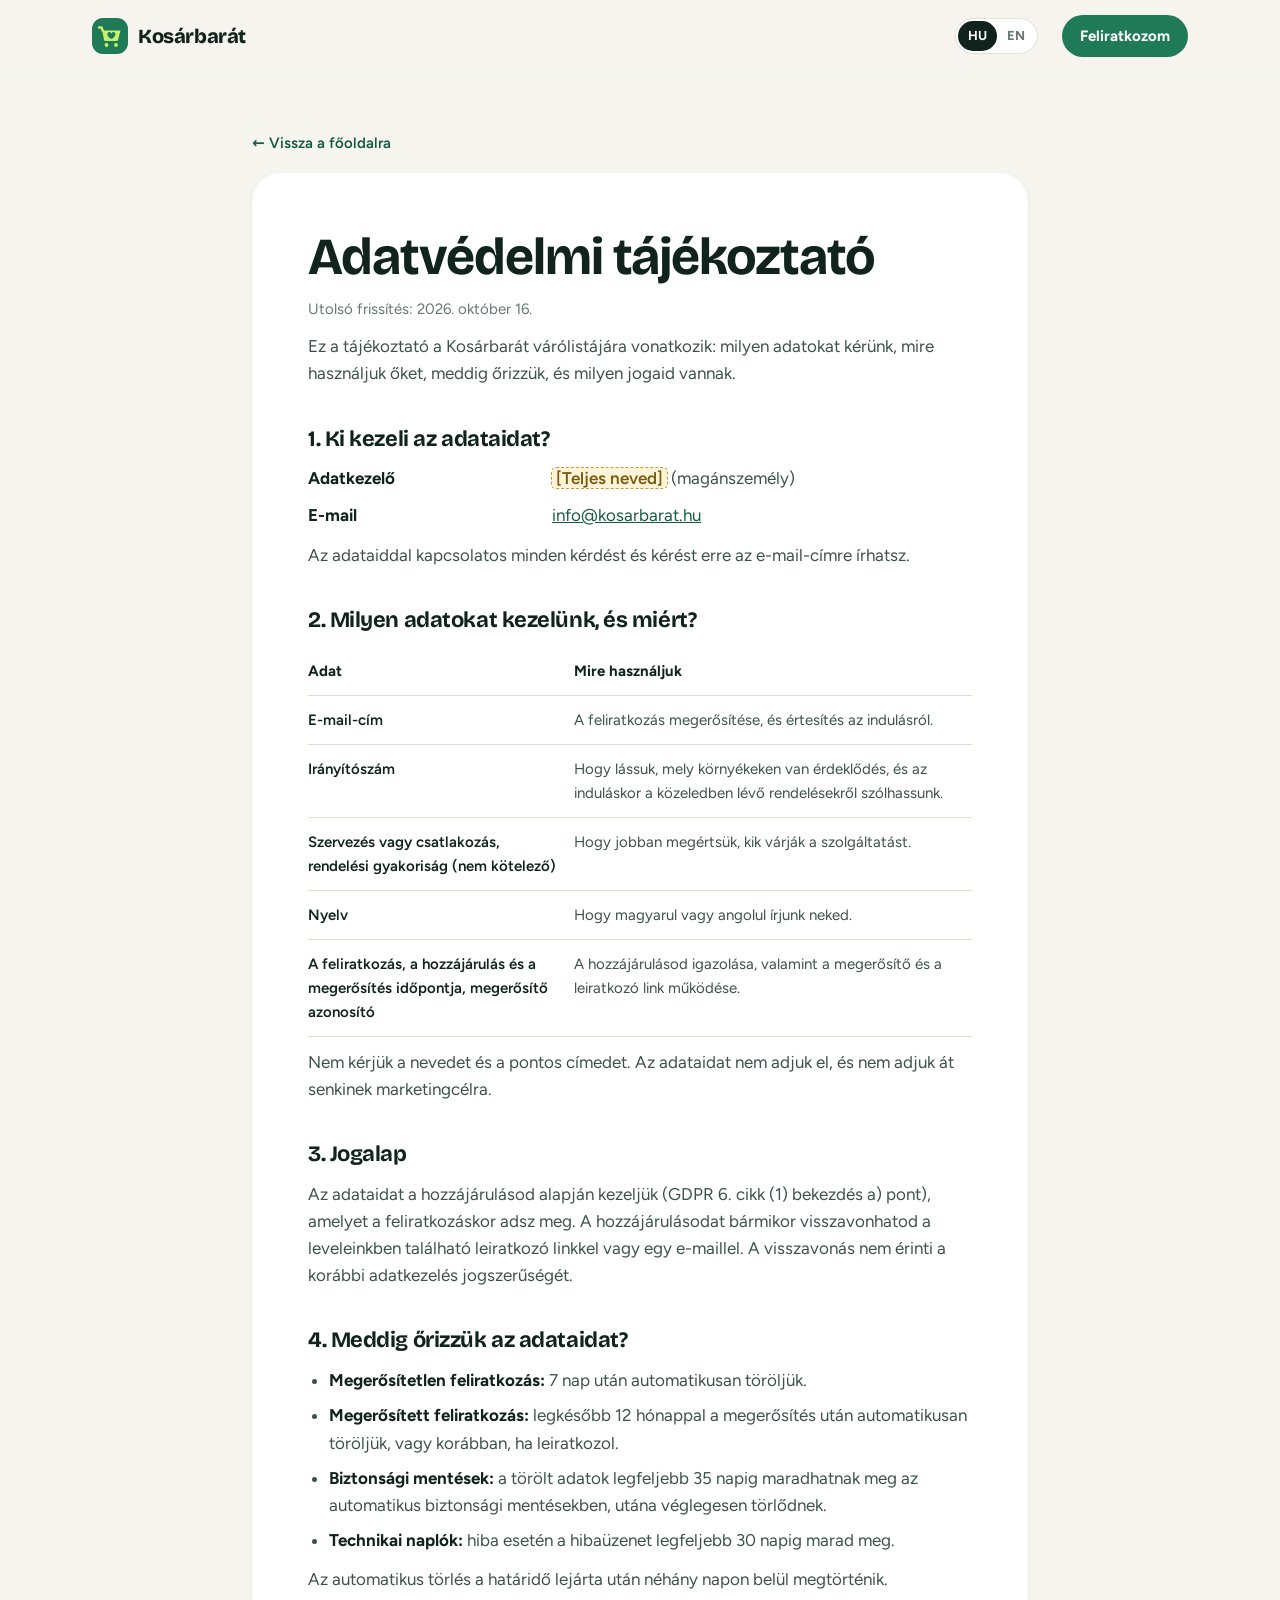
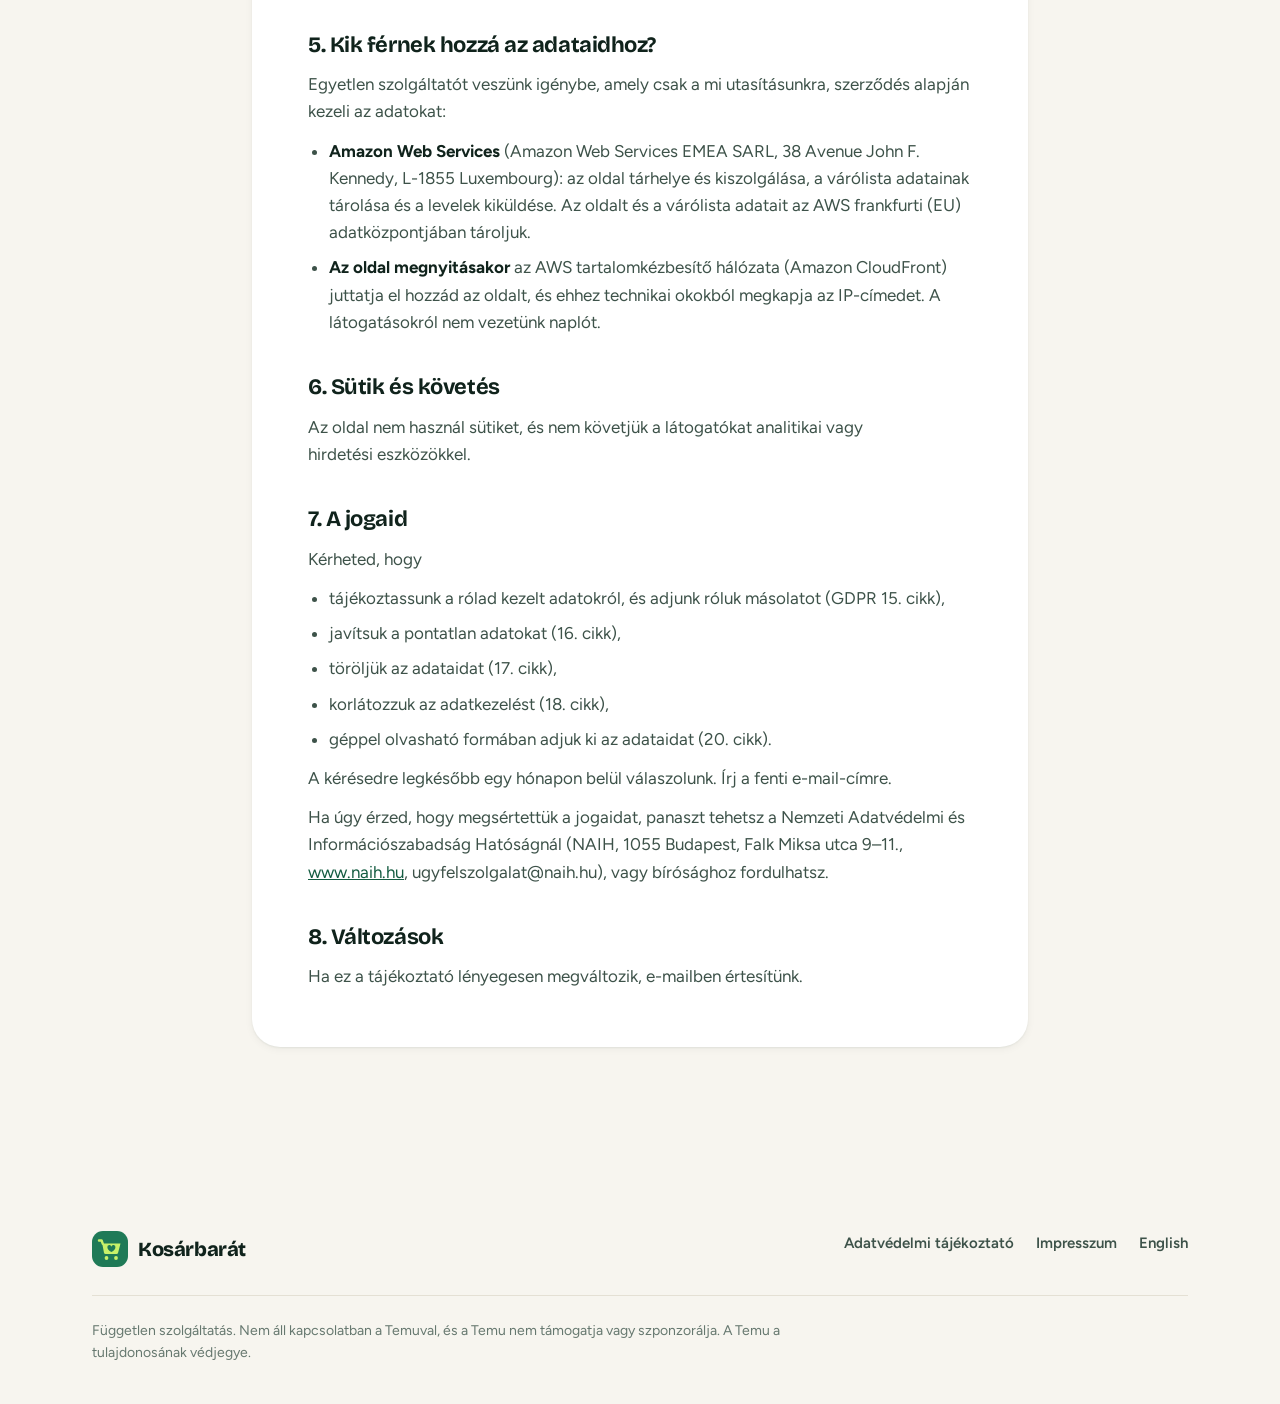
<file: adatvedelem/index.html>
<!doctype html>
<html lang="hu">
<head>
  <meta charset="utf-8">
  <meta name="viewport" content="width=device-width, initial-scale=1">
  <title>Adatvédelmi tájékoztató – Kosárbarát</title>
  <meta name="description" content="Milyen adatokat kér a Kosárbarát várólistája, mire használjuk őket, meddig őrizzük, és milyen jogaid vannak.">
  <meta name="theme-color" content="#0d3b2a">
  <link rel="icon" href="../assets/favicon.svg" type="image/svg+xml">
  <link rel="alternate" hreflang="hu" href="../adatvedelem/">
  <link rel="alternate" hreflang="en" href="../en/privacy/">
  <link rel="stylesheet" href="../assets/styles.css">
</head>
<body>

<svg width="0" height="0" style="position:absolute" aria-hidden="true"><defs><symbol id="logo-mark" viewBox="0 0 36 36"><rect width="36" height="36" rx="11" fill="#1f7a57"/><path d="M7 9.5h2.6l1.2 3.3" fill="none" stroke="#c8f169" stroke-width="2.4" stroke-linecap="round" stroke-linejoin="round"/><path d="M10.2 12.5h18.3l-2.4 9.3a1.6 1.6 0 0 1-1.6 1.2H13.6a1.6 1.6 0 0 1-1.6-1.2Z" fill="#c8f169"/><path d="M19.4 21c-2.7-1.7-4-3.1-4-4.6a2 2 0 0 1 4-.7 2 2 0 0 1 4 .7c0 1.5-1.3 2.9-4 4.6Z" fill="#1f7a57"/><circle cx="14.5" cy="27" r="1.9" fill="#c8f169"/><circle cx="24" cy="27" r="1.9" fill="#c8f169"/></symbol></defs></svg>

<a class="skip-link" href="#main">Ugrás a tartalomra</a>

<header class="site-header">
  <div class="wrap header-inner">
    <a class="logo" href="../" aria-label="Kosárbarát – kezdőlap">
      <svg aria-hidden="true"><use href="#logo-mark"/></svg>
      Kosárbarát
    </a>
    <div class="lang" aria-label="Nyelv">
      <span aria-current="true" lang="hu">HU</span>
      <a href="../en/privacy/" lang="en" hreflang="en">EN</a>
    </div>
    <a class="btn btn-small header-cta" href="../#varolista">Feliratkozom</a>
  </div>
</header>

<main id="main" class="legal">
  <div class="wrap">
    <a class="legal-back" href="../">← Vissza a főoldalra</a>
    <article class="legal-card">
      <h1>Adatvédelmi tájékoztató</h1>
      <p class="updated">Utolsó frissítés: 2026. október 16.</p>

      <p>Ez a tájékoztató a Kosárbarát várólistájára vonatkozik: milyen adatokat kérünk, mire használjuk őket, meddig őrizzük, és milyen jogaid vannak.</p>

      <h2>1. Ki kezeli az adataidat?</h2>
      <dl>
        <dt>Adatkezelő</dt><dd><span class="fill">[Teljes neved]</span> (magánszemély)</dd>
        <dt>E-mail</dt><dd><a href="mailto:info@kosarbarat.hu">info@kosarbarat.hu</a></dd>
      </dl>
      <p>Az adataiddal kapcsolatos minden kérdést és kérést erre az e-mail-címre írhatsz.</p>

      <h2>2. Milyen adatokat kezelünk, és miért?</h2>
      <div class="table-wrap">
        <table>
          <thead><tr><th scope="col">Adat</th><th scope="col">Mire használjuk</th></tr></thead>
          <tbody>
            <tr><td>E-mail-cím</td><td>A feliratkozás megerősítése, és értesítés az indulásról.</td></tr>
            <tr><td>Irányítószám</td><td>Hogy lássuk, mely környékeken van érdeklődés, és az induláskor a közeledben lévő rendelésekről szólhassunk.</td></tr>
            <tr><td>Szervezés vagy csatlakozás, rendelési gyakoriság (nem kötelező)</td><td>Hogy jobban megértsük, kik várják a szolgáltatást.</td></tr>
            <tr><td>Nyelv</td><td>Hogy magyarul vagy angolul írjunk neked.</td></tr>
            <tr><td>A feliratkozás, a hozzájárulás és a megerősítés időpontja, megerősítő azonosító</td><td>A hozzájárulásod igazolása, valamint a megerősítő és a leiratkozó link működése.</td></tr>
          </tbody>
        </table>
      </div>
      <p>Nem kérjük a nevedet és a pontos címedet. Az adataidat nem adjuk el, és nem adjuk át senkinek marketingcélra.</p>

      <h2>3. Jogalap</h2>
      <p>Az adataidat a hozzájárulásod alapján kezeljük (GDPR 6. cikk (1) bekezdés a) pont), amelyet a feliratkozáskor adsz meg. A hozzájárulásodat bármikor visszavonhatod a leveleinkben található leiratkozó linkkel vagy egy e-maillel. A visszavonás nem érinti a korábbi adatkezelés jogszerűségét.</p>

      <h2>4. Meddig őrizzük az adataidat?</h2>
      <ul>
        <li><strong>Megerősítetlen feliratkozás:</strong> 7 nap után automatikusan töröljük.</li>
        <li><strong>Megerősített feliratkozás:</strong> legkésőbb 12 hónappal a megerősítés után automatikusan töröljük, vagy korábban, ha leiratkozol.</li>
        <li><strong>Biztonsági mentések:</strong> a törölt adatok legfeljebb 35 napig maradhatnak meg az automatikus biztonsági mentésekben, utána véglegesen törlődnek.</li>
        <li><strong>Technikai naplók:</strong> hiba esetén a hibaüzenet legfeljebb 30 napig marad meg.</li>
      </ul>
      <p>Az automatikus törlés a határidő lejárta után néhány napon belül megtörténik.</p>

      <h2>5. Kik férnek hozzá az adataidhoz?</h2>
      <p>Egyetlen szolgáltatót veszünk igénybe, amely csak a mi utasításunkra, szerződés alapján kezeli az adatokat:</p>
      <ul>
        <li><strong>Amazon Web Services</strong> (Amazon Web Services EMEA SARL, 38 Avenue John F. Kennedy, L-1855 Luxembourg): az oldal tárhelye és kiszolgálása, a várólista adatainak tárolása és a levelek kiküldése. Az oldalt és a várólista adatait az AWS frankfurti (EU) adatközpontjában tároljuk.</li>
        <li><strong>Az oldal megnyitásakor</strong> az AWS tartalomkézbesítő hálózata (Amazon CloudFront) juttatja el hozzád az oldalt, és ehhez technikai okokból megkapja az IP-címedet. A látogatásokról nem vezetünk naplót.</li>
      </ul>

      <h2>6. Sütik és követés</h2>
      <p>Az oldal nem használ sütiket, és nem követjük a látogatókat analitikai vagy hirdetési eszközökkel.</p>

      <h2>7. A jogaid</h2>
      <p>Kérheted, hogy</p>
      <ul>
        <li>tájékoztassunk a rólad kezelt adatokról, és adjunk róluk másolatot (GDPR 15. cikk),</li>
        <li>javítsuk a pontatlan adatokat (16. cikk),</li>
        <li>töröljük az adataidat (17. cikk),</li>
        <li>korlátozzuk az adatkezelést (18. cikk),</li>
        <li>géppel olvasható formában adjuk ki az adataidat (20. cikk).</li>
      </ul>
      <p>A kérésedre legkésőbb egy hónapon belül válaszolunk. Írj a fenti e-mail-címre.</p>
      <p>Ha úgy érzed, hogy megsértettük a jogaidat, panaszt tehetsz a Nemzeti Adatvédelmi és Információszabadság Hatóságnál (NAIH, 1055 Budapest, Falk Miksa utca 9–11., <a href="https://www.naih.hu">www.naih.hu</a>, ugyfelszolgalat@naih.hu), vagy bírósághoz fordulhatsz.</p>

      <h2>8. Változások</h2>
      <p>Ha ez a tájékoztató lényegesen megváltozik, e-mailben értesítünk.</p>
    </article>
  </div>
</main>

<footer class="site-footer">
  <div class="wrap">
    <div class="footer-grid">
      <a class="logo" href="../" aria-label="Kosárbarát – kezdőlap">
        <svg aria-hidden="true"><use href="#logo-mark"/></svg>
        Kosárbarát
      </a>
      <nav class="footer-links" aria-label="Lábléc">
        <a href="../adatvedelem/">Adatvédelmi tájékoztató</a>
        <a href="../impresszum/">Impresszum</a>
        <a href="../en/" lang="en" hreflang="en">English</a>
      </nav>
    </div>
    <div class="disclaimer">
      <p>Független szolgáltatás. Nem áll kapcsolatban a Temuval, és a Temu nem támogatja vagy szponzorálja. A Temu a tulajdonosának védjegye.</p>
    </div>
  </div>
</footer>

</body>
</html>
</file>
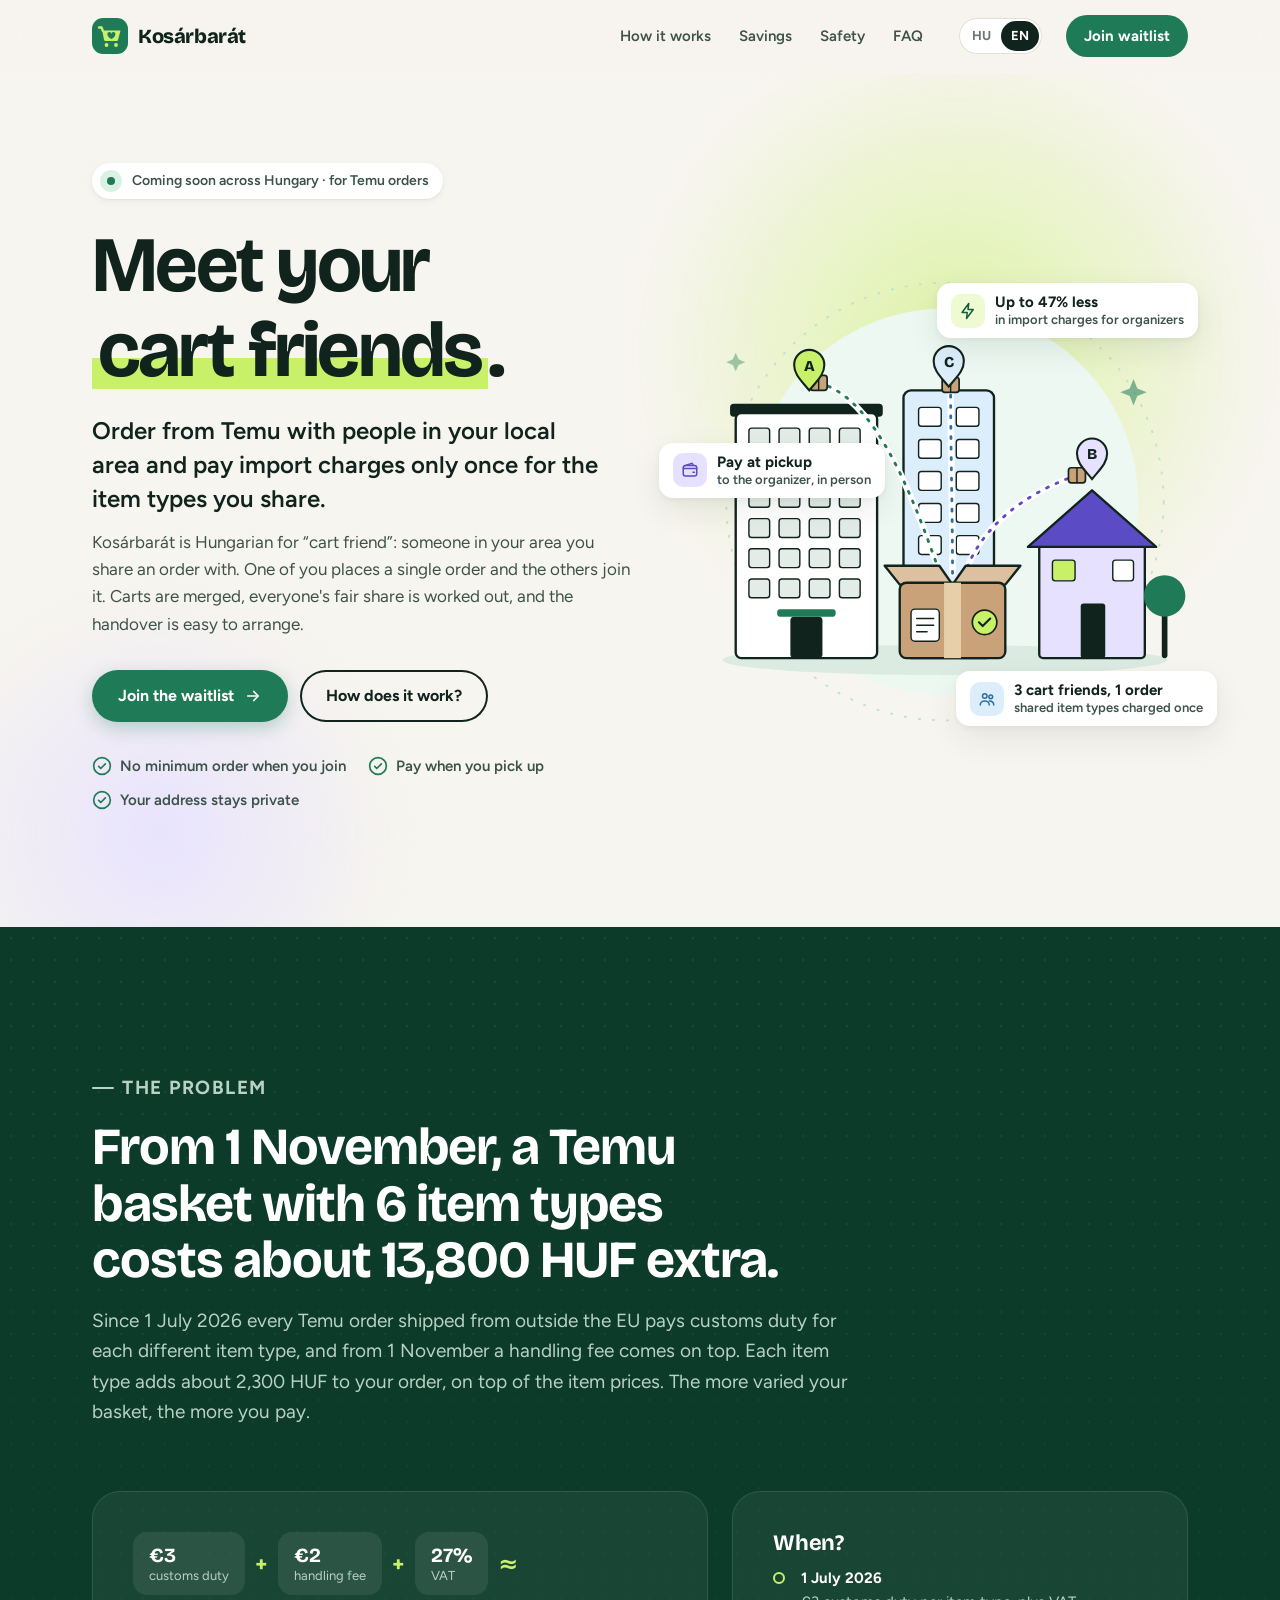
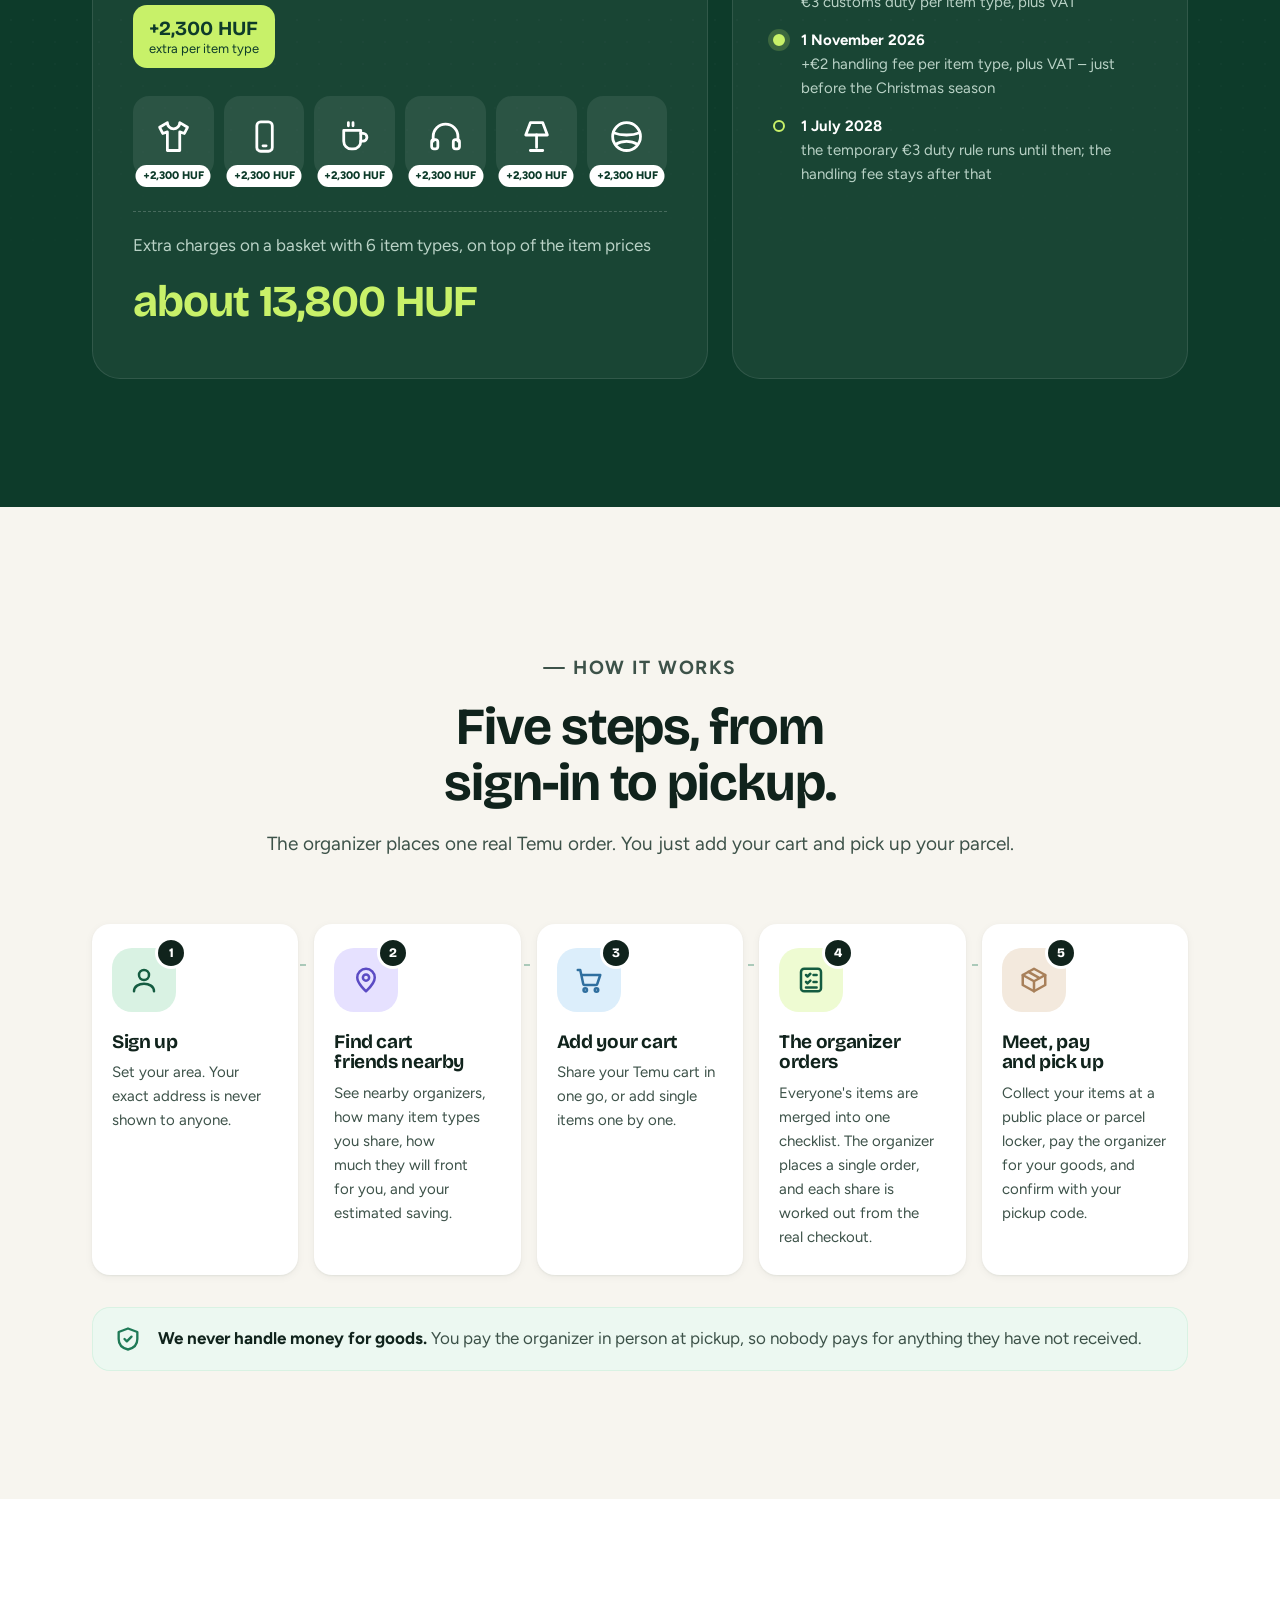
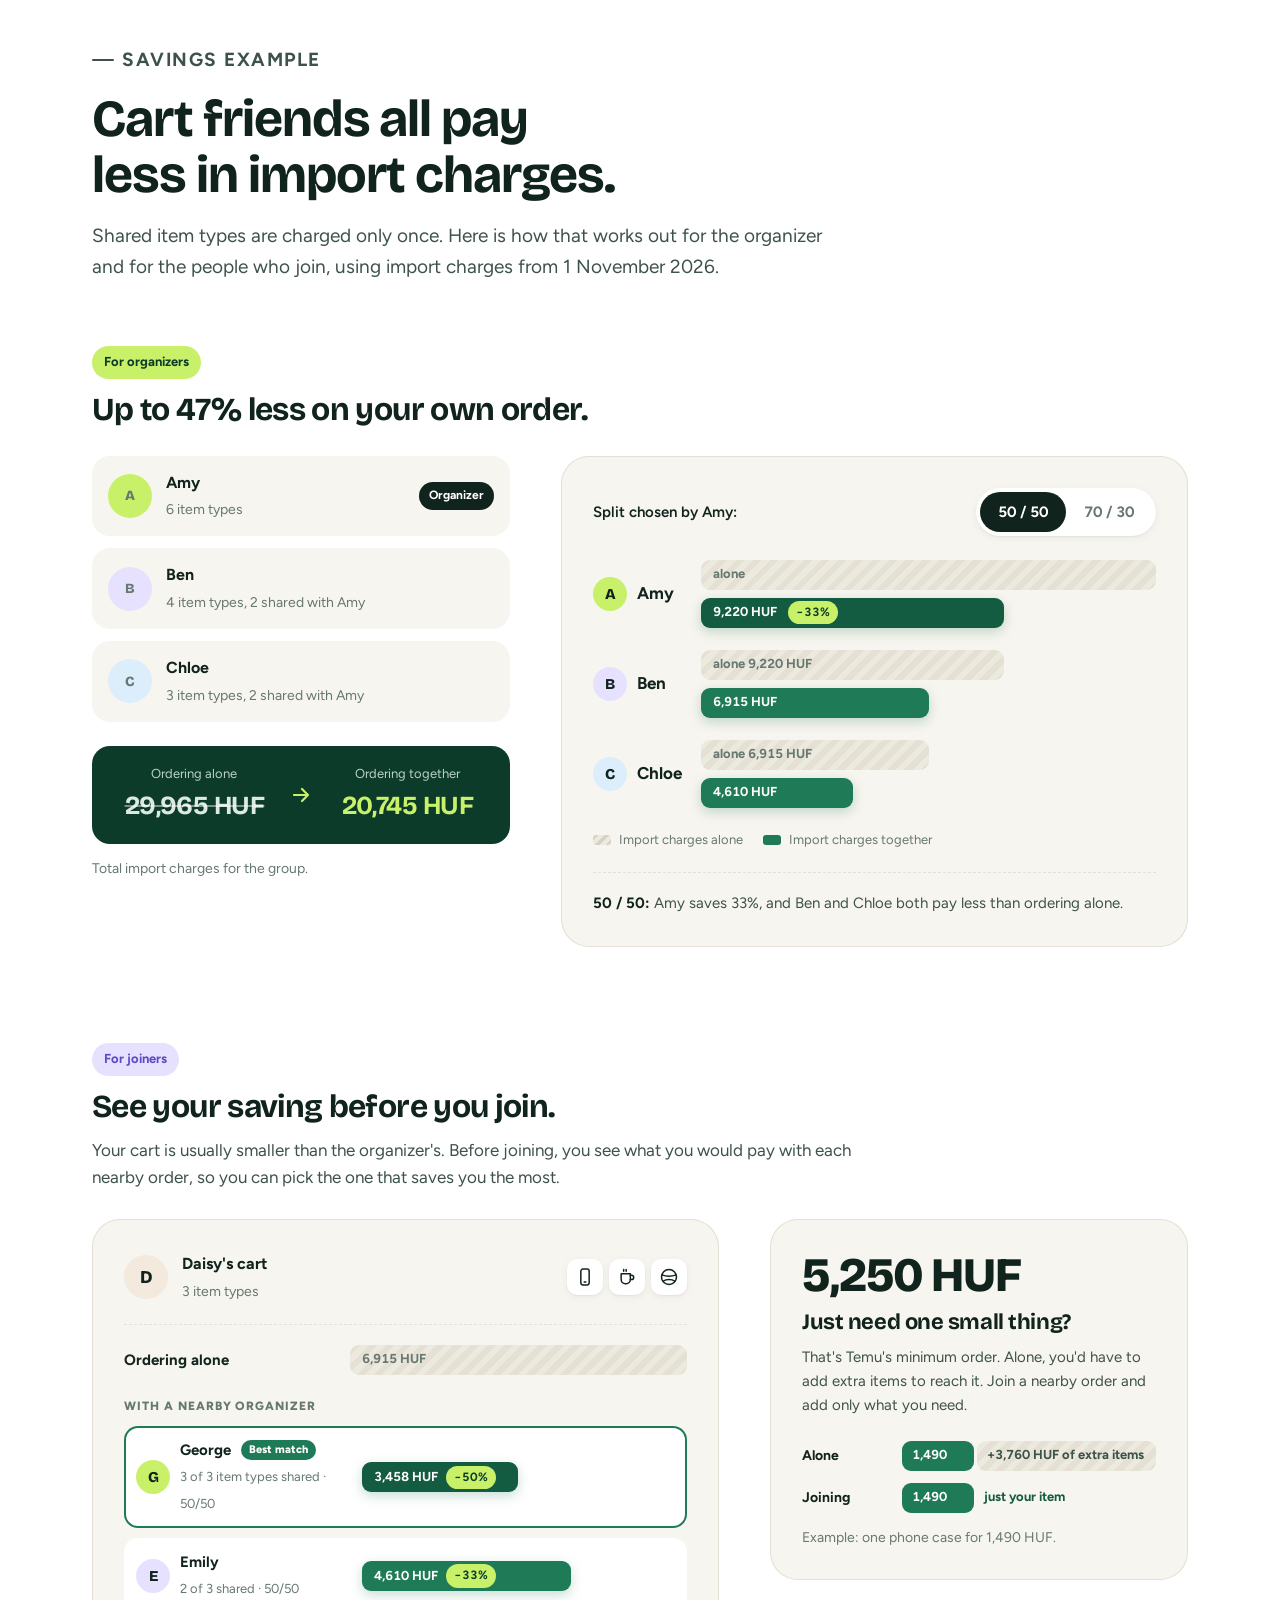
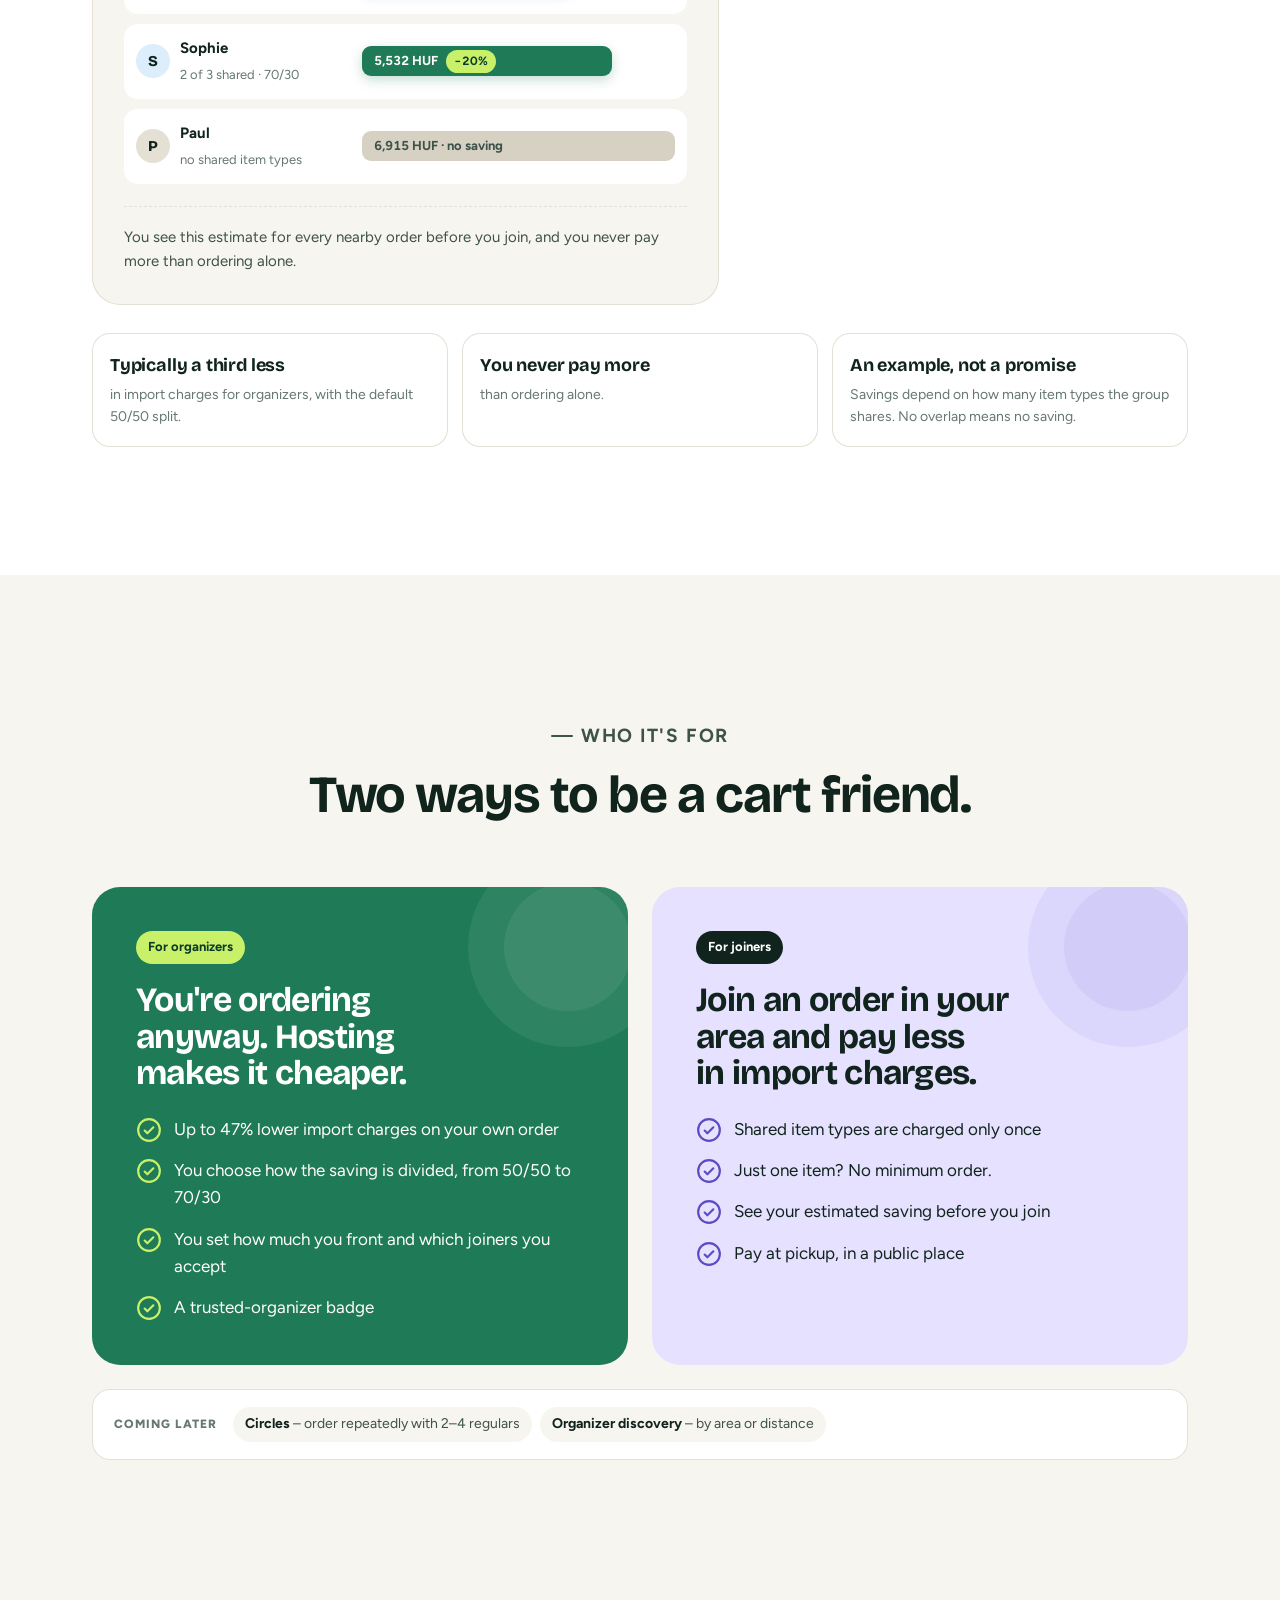
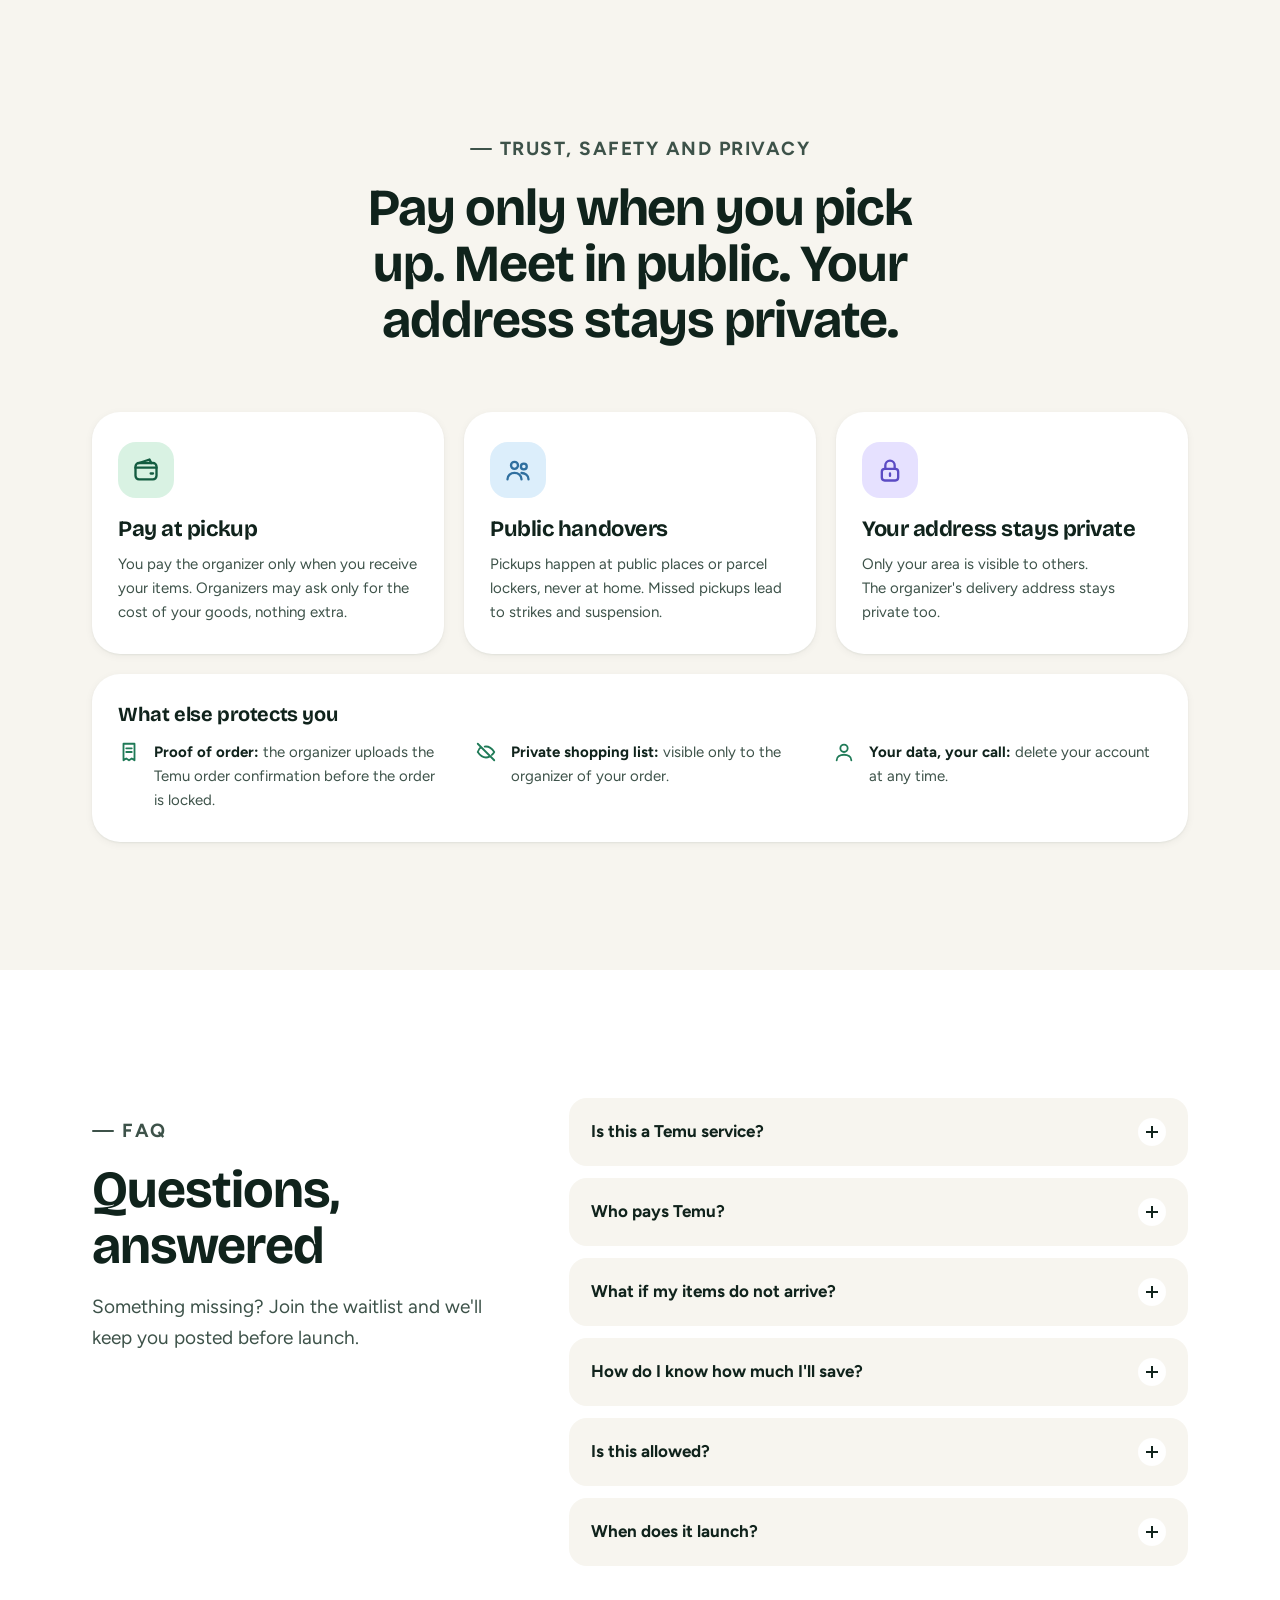
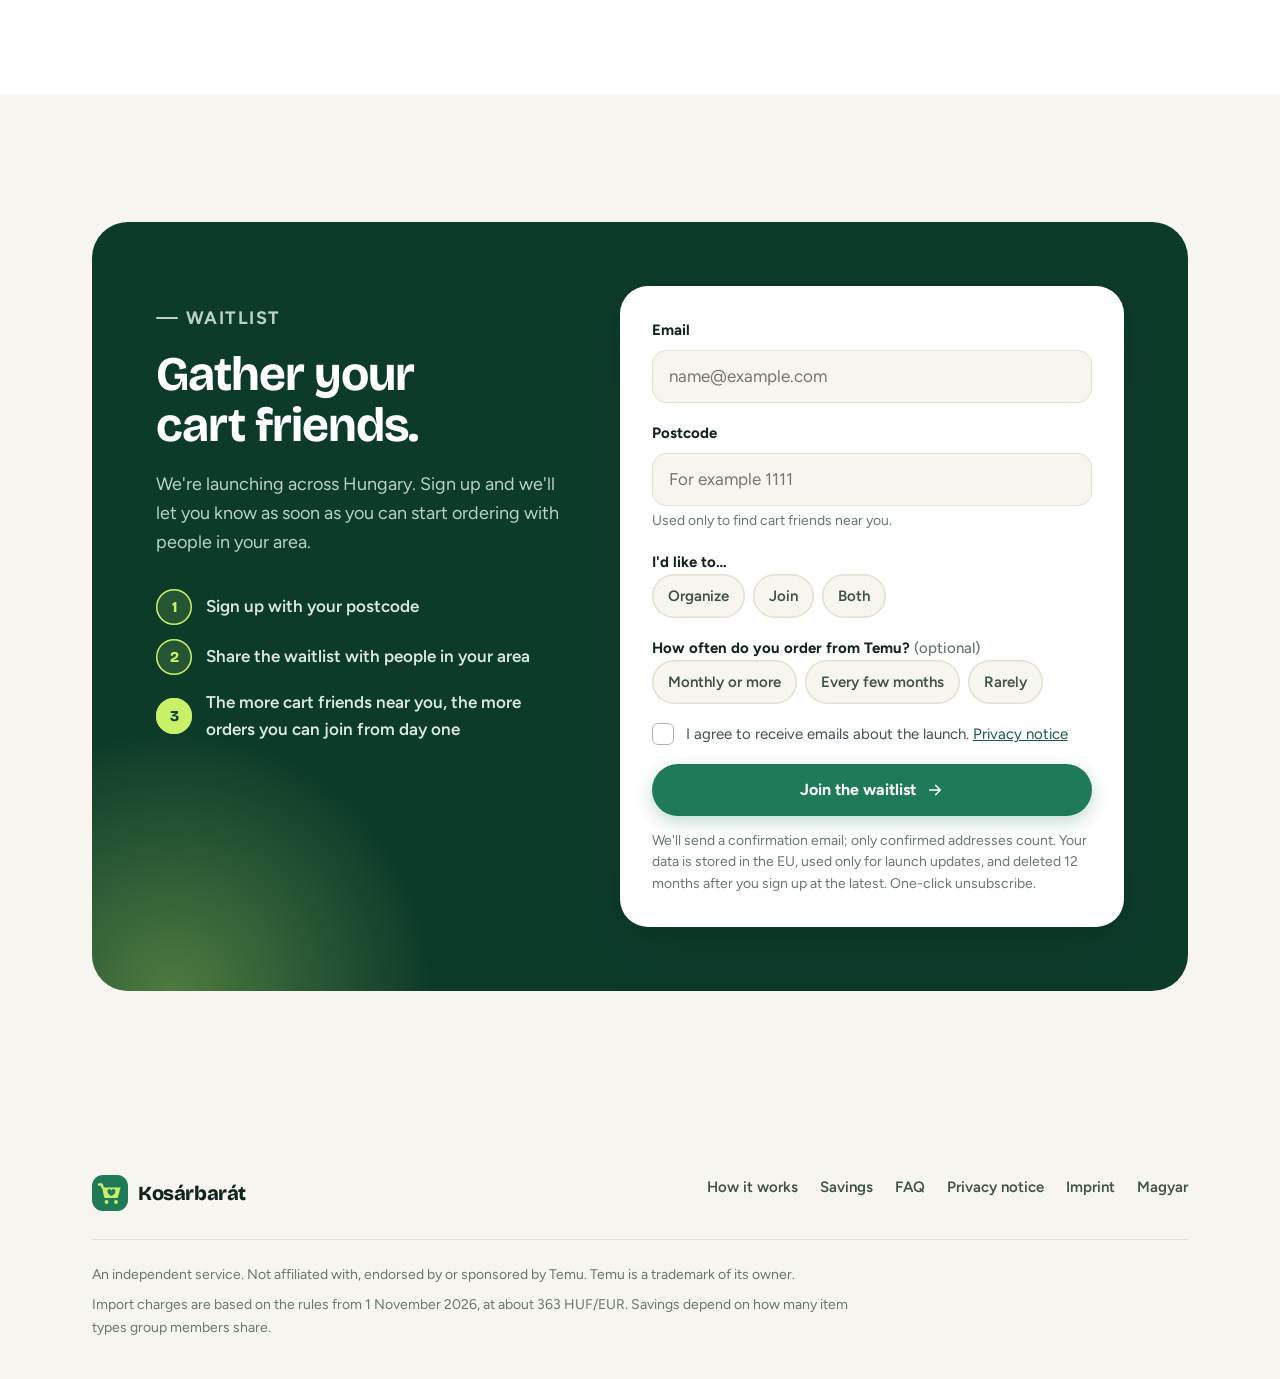
<file: en/index.html>
<!doctype html>
<html lang="en">
<head>
  <meta charset="utf-8">
  <meta name="viewport" content="width=device-width, initial-scale=1">
  <title>Kosárbarát – order with your cart friends next door</title>
  <meta name="description" content="Kosárbarát means “cart friend”: order from Temu together with people in your local area and pay import charges only once for the item types you share. Join the waitlist and be the first to know when it launches.">
  <meta name="theme-color" content="#0d3b2a">
  <link rel="icon" href="../assets/favicon.svg" type="image/svg+xml">
  <link rel="alternate" hreflang="hu" href="../">
  <link rel="alternate" hreflang="en" href="./">
  <meta property="og:title" content="Kosárbarát – your cart friends next door">
  <meta property="og:description" content="Order from Temu with people in your area and pay import charges only once for shared item types. Join the waitlist.">
  <meta property="og:type" content="website">
  <meta property="og:locale" content="en_GB">
  <link rel="stylesheet" href="../assets/styles.css">
</head>
<body>

<!-- Icon sprite -->
<svg width="0" height="0" style="position:absolute" aria-hidden="true">
  <defs>
    <symbol id="i-check" viewBox="0 0 24 24" fill="none" stroke="currentColor" stroke-width="2" stroke-linecap="round" stroke-linejoin="round"><circle cx="12" cy="12" r="10"/><path d="m8 12.5 2.5 2.5L16 9.5"/></symbol>
    <symbol id="i-tick" viewBox="0 0 24 24" fill="none" stroke="currentColor" stroke-width="2.6" stroke-linecap="round" stroke-linejoin="round"><path d="m5 12.5 4.5 4.5L19 7.5"/></symbol>
    <symbol id="i-arrow" viewBox="0 0 24 24" fill="none" stroke="currentColor" stroke-width="2.2" stroke-linecap="round" stroke-linejoin="round"><path d="M5 12h14M13 6l6 6-6 6"/></symbol>
    <symbol id="i-user" viewBox="0 0 24 24" fill="none" stroke="currentColor" stroke-width="2" stroke-linecap="round" stroke-linejoin="round"><circle cx="12" cy="8" r="4"/><path d="M4 21c0-4 4-6 8-6s8 2 8 6"/></symbol>
    <symbol id="i-pin" viewBox="0 0 24 24" fill="none" stroke="currentColor" stroke-width="2" stroke-linecap="round" stroke-linejoin="round"><path d="M12 21s-7-6.2-7-11a7 7 0 0 1 14 0c0 4.8-7 11-7 11Z"/><circle cx="12" cy="10" r="2.5"/></symbol>
    <symbol id="i-cart" viewBox="0 0 24 24" fill="none" stroke="currentColor" stroke-width="2" stroke-linecap="round" stroke-linejoin="round"><path d="M3 4h2l2.4 11.2a1 1 0 0 0 1 .8h9.2a1 1 0 0 0 1-.8L21 8H6.2"/><circle cx="9" cy="20" r="1.4"/><circle cx="18" cy="20" r="1.4"/></symbol>
    <symbol id="i-list" viewBox="0 0 24 24" fill="none" stroke="currentColor" stroke-width="2" stroke-linecap="round" stroke-linejoin="round"><rect x="4" y="3" width="16" height="18" rx="2.5"/><path d="m8 8 1.2 1.2L11.5 7M8 13.5l1.2 1.2 2.3-2.2M14 8h2.5M14 13.5h2.5M8 18h8.5"/></symbol>
    <symbol id="i-parcel" viewBox="0 0 24 24" fill="none" stroke="currentColor" stroke-width="2" stroke-linecap="round" stroke-linejoin="round"><path d="M21 8 12 3 3 8v8l9 5 9-5V8Z"/><path d="m3 8 9 5 9-5M12 13v8M7.5 5.5l9 5"/></symbol>
    <symbol id="i-shield" viewBox="0 0 24 24" fill="none" stroke="currentColor" stroke-width="2" stroke-linecap="round" stroke-linejoin="round"><path d="M12 3 4 6v6c0 5 3.5 8 8 9 4.5-1 8-4 8-9V6l-8-3Z"/><path d="m9 12 2 2 4-4"/></symbol>
    <symbol id="i-wallet" viewBox="0 0 24 24" fill="none" stroke="currentColor" stroke-width="2" stroke-linecap="round" stroke-linejoin="round"><rect x="3" y="6" width="18" height="14" rx="3"/><path d="M3 10h18M16 15h2M6 6l9-3 1.5 3"/></symbol>
    <symbol id="i-people" viewBox="0 0 24 24" fill="none" stroke="currentColor" stroke-width="2" stroke-linecap="round" stroke-linejoin="round"><circle cx="9" cy="8" r="3"/><circle cx="17" cy="9" r="2.5"/><path d="M3 20c0-3.3 2.7-5.5 6-5.5s6 2.2 6 5.5M15 14.6c3 .1 6 1.9 6 5.4"/></symbol>
    <symbol id="i-lock" viewBox="0 0 24 24" fill="none" stroke="currentColor" stroke-width="2" stroke-linecap="round" stroke-linejoin="round"><rect x="5" y="11" width="14" height="10" rx="2.5"/><path d="M8 11V8a4 4 0 0 1 8 0v3M12 15v2"/></symbol>
    <symbol id="i-receipt" viewBox="0 0 24 24" fill="none" stroke="currentColor" stroke-width="2" stroke-linecap="round" stroke-linejoin="round"><path d="M6 3h12v18l-3-2-3 2-3-2-3 2V3Z"/><path d="M9 8h6M9 12h6"/></symbol>
    <symbol id="i-alert" viewBox="0 0 24 24" fill="none" stroke="currentColor" stroke-width="2" stroke-linecap="round" stroke-linejoin="round"><path d="M10.3 4 2.5 18a2 2 0 0 0 1.7 3h15.6a2 2 0 0 0 1.7-3L13.7 4a2 2 0 0 0-3.4 0Z"/><path d="M12 9.5v4M12 17v.01"/></symbol>
    <symbol id="i-eye-off" viewBox="0 0 24 24" fill="none" stroke="currentColor" stroke-width="2" stroke-linecap="round" stroke-linejoin="round"><path d="M3 3l18 18M10.6 6.1A9.8 9.8 0 0 1 12 6c5 0 9 6 9 6a17 17 0 0 1-2.6 3.2M6.6 6.6C4.3 8.2 3 12 3 12s4 6 9 6c1.4 0 2.7-.4 3.9-1"/></symbol>
    <symbol id="i-mail" viewBox="0 0 24 24" fill="none" stroke="currentColor" stroke-width="2" stroke-linecap="round" stroke-linejoin="round"><rect x="3" y="5" width="18" height="14" rx="2.5"/><path d="m3 7 9 6 9-6"/></symbol>
    <symbol id="i-link" viewBox="0 0 24 24" fill="none" stroke="currentColor" stroke-width="2" stroke-linecap="round" stroke-linejoin="round"><path d="M10 14a4 4 0 0 0 5.7 0l3-3a4 4 0 0 0-5.7-5.7l-1 1"/><path d="M14 10a4 4 0 0 0-5.7 0l-3 3a4 4 0 0 0 5.7 5.7l1-1"/></symbol>
    <symbol id="i-chat" viewBox="0 0 24 24" fill="none" stroke="currentColor" stroke-width="2" stroke-linecap="round" stroke-linejoin="round"><path d="M20 12a8 8 0 0 1-11.8 7L4 20l1-4.2A8 8 0 1 1 20 12Z"/></symbol>
    <symbol id="i-bolt" viewBox="0 0 24 24" fill="none" stroke="currentColor" stroke-width="2" stroke-linecap="round" stroke-linejoin="round"><path d="M13 2 4 14h7l-1 8 9-12h-7l1-8Z"/></symbol>
    <symbol id="i-share" viewBox="0 0 24 24" fill="none" stroke="currentColor" stroke-width="2" stroke-linecap="round" stroke-linejoin="round"><circle cx="18" cy="5" r="3"/><circle cx="6" cy="12" r="3"/><circle cx="18" cy="19" r="3"/><path d="m8.6 13.5 6.8 4M15.4 6.5l-6.8 4"/></symbol>
    <symbol id="i-star" viewBox="0 0 24 24" fill="none" stroke="currentColor" stroke-width="2" stroke-linecap="round" stroke-linejoin="round"><path d="m12 3 2.7 5.6 6.1.9-4.4 4.3 1 6.1L12 17l-5.4 2.9 1-6.1-4.4-4.3 6.1-.9L12 3Z"/></symbol>
    <!-- Basket item types -->
    <symbol id="t-shirt" viewBox="0 0 24 24" fill="none" stroke="currentColor" stroke-width="1.8" stroke-linecap="round" stroke-linejoin="round"><path d="M8 3 3 6l2 4 3-1v12h8V9l3 1 2-4-5-3a4 4 0 0 1-8 0Z"/></symbol>
    <symbol id="t-phone" viewBox="0 0 24 24" fill="none" stroke="currentColor" stroke-width="1.8" stroke-linecap="round" stroke-linejoin="round"><rect x="7" y="2.5" width="10" height="19" rx="2.5"/><path d="M11 18h2"/></symbol>
    <symbol id="t-mug" viewBox="0 0 24 24" fill="none" stroke="currentColor" stroke-width="1.8" stroke-linecap="round" stroke-linejoin="round"><path d="M5 8h11v7a5 5 0 0 1-5 5h-1a5 5 0 0 1-5-5V8Z"/><path d="M16 10h1.5a2.5 2.5 0 0 1 0 5H16M8 3v2M11 3v2"/></symbol>
    <symbol id="t-head" viewBox="0 0 24 24" fill="none" stroke="currentColor" stroke-width="1.8" stroke-linecap="round" stroke-linejoin="round"><path d="M4 15v-3a8 8 0 0 1 16 0v3"/><rect x="3" y="14" width="4" height="6" rx="1.5"/><rect x="17" y="14" width="4" height="6" rx="1.5"/></symbol>
    <symbol id="t-lamp" viewBox="0 0 24 24" fill="none" stroke="currentColor" stroke-width="1.8" stroke-linecap="round" stroke-linejoin="round"><path d="M8 3h8l3 8H5l3-8Z"/><path d="M12 11v8M8 21h8"/></symbol>
    <symbol id="t-ball" viewBox="0 0 24 24" fill="none" stroke="currentColor" stroke-width="1.8" stroke-linecap="round" stroke-linejoin="round"><circle cx="12" cy="12" r="9"/><path d="M3.5 9.5c5 2 12 2 17 0M5 17c4-2.5 10-2.5 14 0"/></symbol>
    <symbol id="logo-mark" viewBox="0 0 36 36"><rect width="36" height="36" rx="11" fill="#1f7a57"/><path d="M7 9.5h2.6l1.2 3.3" fill="none" stroke="#c8f169" stroke-width="2.4" stroke-linecap="round" stroke-linejoin="round"/><path d="M10.2 12.5h18.3l-2.4 9.3a1.6 1.6 0 0 1-1.6 1.2H13.6a1.6 1.6 0 0 1-1.6-1.2Z" fill="#c8f169"/><path d="M19.4 21c-2.7-1.7-4-3.1-4-4.6a2 2 0 0 1 4-.7 2 2 0 0 1 4 .7c0 1.5-1.3 2.9-4 4.6Z" fill="#1f7a57"/><circle cx="14.5" cy="27" r="1.9" fill="#c8f169"/><circle cx="24" cy="27" r="1.9" fill="#c8f169"/></symbol>
  </defs>
</svg>

<a class="skip-link" href="#main">Skip to content</a>

<header class="site-header">
  <div class="wrap header-inner">
    <a class="logo" href="./" aria-label="Kosárbarát – home">
      <svg aria-hidden="true"><use href="#logo-mark"/></svg>
      Kosárbarát
    </a>
    <nav class="nav" aria-label="Main navigation">
      <a href="#how-it-works">How it works</a>
      <a href="#example">Savings</a>
      <a href="#trust">Safety</a>
      <a href="#faq">FAQ</a>
    </nav>
    <div class="lang" aria-label="Language">
      <a href="../" lang="hu" hreflang="hu">HU</a>
      <span aria-current="true" lang="en">EN</span>
    </div>
    <a class="btn btn-small header-cta" href="#waitlist">Join waitlist</a>
  </div>
</header>

<div class="notice" role="status" hidden data-notice
     data-confirmed="You're on the waitlist! We'll email you as soon as we launch."
     data-expired="This confirmation link has expired or is no longer valid. Please sign up again."
     data-unsubscribed="You've left the waitlist and your details have been deleted.">
  <p data-notice-text></p>
  <button type="button" data-notice-close aria-label="Close">×</button>
</div>

<main id="main">

  <!-- ============ HERO ============ -->
  <section class="hero">
    <div class="wrap hero-grid">
      <div class="hero-copy">
        <p class="pill"><span class="dot" aria-hidden="true"></span>Coming soon across Hungary · for Temu orders</p>
        <h1>Meet your <span class="mark">cart friends</span>.</h1>
        <p class="lead">Order from Temu with people in your local area and pay import charges only once for the item types you share.</p>
        <p class="sub">Kosárbarát is Hungarian for “cart friend”: someone in your area you share an order with. One of you places a single order and the others join it. Carts are merged, everyone's fair share is worked out, and the handover is easy to arrange.</p>
        <div class="hero-actions">
          <a class="btn" href="#waitlist">Join the waitlist <svg aria-hidden="true"><use href="#i-arrow"/></svg></a>
          <a class="btn btn-ghost" href="#how-it-works">How does it work?</a>
        </div>
        <ul class="proof">
          <li><svg aria-hidden="true"><use href="#i-check"/></svg>No minimum order when you join</li>
          <li><svg aria-hidden="true"><use href="#i-check"/></svg>Pay when you pick up</li>
          <li><svg aria-hidden="true"><use href="#i-check"/></svg>Your address stays private</li>
        </ul>
      </div>

      <div class="hero-art" aria-hidden="true">
        <svg viewBox="0 0 520 470" role="presentation">
          <circle cx="262" cy="250" r="205" fill="#ecf8f1"/>
          <circle class="spin-slow" cx="262" cy="250" r="232" fill="none" stroke="#bfe3cd" stroke-width="2" stroke-dasharray="3 12"/>
          <ellipse cx="262" cy="418" rx="236" ry="16" fill="#dcebe2"/>

          <!-- Middle building (person C) -->
          <rect x="218" y="132" width="96" height="284" rx="8" fill="#dceefb" stroke="#10231c" stroke-width="2.5"/>
          <g fill="#ffffff" stroke="#10231c" stroke-width="1.5">
            <rect x="234" y="150" width="24" height="20" rx="3"/><rect x="274" y="150" width="24" height="20" rx="3"/>
            <rect x="234" y="184" width="24" height="20" rx="3"/><rect class="win-blink d2" x="274" y="184" width="24" height="20" rx="3"/>
            <rect class="win-blink d4" x="234" y="218" width="24" height="20" rx="3"/><rect x="274" y="218" width="24" height="20" rx="3"/>
            <rect x="234" y="252" width="24" height="20" rx="3"/><rect x="274" y="252" width="24" height="20" rx="3"/>
            <rect x="234" y="286" width="24" height="20" rx="3"/><rect x="274" y="286" width="24" height="20" rx="3"/>
          </g>

          <!-- Left block of flats (person A) -->
          <rect x="34" y="146" width="162" height="14" rx="4" fill="#10231c"/>
          <rect x="40" y="156" width="150" height="260" rx="6" fill="#ffffff" stroke="#10231c" stroke-width="2.5"/>
          <g fill="#e3ece6" stroke="#10231c" stroke-width="1.5">
            <rect x="54" y="172" width="22" height="20" rx="3"/><rect class="win-blink" x="86" y="172" width="22" height="20" rx="3"/><rect x="118" y="172" width="22" height="20" rx="3"/><rect x="150" y="172" width="22" height="20" rx="3"/>
            <rect x="54" y="204" width="22" height="20" rx="3"/><rect x="86" y="204" width="22" height="20" rx="3"/><rect class="win-blink d3" x="118" y="204" width="22" height="20" rx="3"/><rect x="150" y="204" width="22" height="20" rx="3"/>
            <rect class="win-blink d2" x="54" y="236" width="22" height="20" rx="3"/><rect x="86" y="236" width="22" height="20" rx="3"/><rect x="118" y="236" width="22" height="20" rx="3"/><rect x="150" y="236" width="22" height="20" rx="3"/>
            <rect x="54" y="268" width="22" height="20" rx="3"/><rect x="86" y="268" width="22" height="20" rx="3"/><rect x="118" y="268" width="22" height="20" rx="3"/><rect class="win-blink d4" x="150" y="268" width="22" height="20" rx="3"/>
            <rect x="54" y="300" width="22" height="20" rx="3"/><rect class="win-blink d3" x="86" y="300" width="22" height="20" rx="3"/><rect x="118" y="300" width="22" height="20" rx="3"/><rect x="150" y="300" width="22" height="20" rx="3"/>
            <rect x="54" y="332" width="22" height="20" rx="3"/><rect x="86" y="332" width="22" height="20" rx="3"/><rect x="118" y="332" width="22" height="20" rx="3"/><rect x="150" y="332" width="22" height="20" rx="3"/>
          </g>
          <rect x="98" y="372" width="34" height="44" rx="4" fill="#10231c"/>
          <rect x="84" y="364" width="62" height="8" rx="3" fill="#1f7a57"/>

          <!-- Right house (person B) -->
          <rect x="362" y="290" width="112" height="126" rx="4" fill="#e6e1ff" stroke="#10231c" stroke-width="2.5"/>
          <path d="M350 298 418 238l68 60Z" fill="#5b4bc4" stroke="#10231c" stroke-width="2.5" stroke-linejoin="round"/>
          <rect x="406" y="358" width="26" height="58" rx="3" fill="#10231c"/>
          <rect class="win-blink d3" x="376" y="312" width="24" height="22" rx="3" fill="#c8f169" stroke="#10231c" stroke-width="1.5"/>
          <rect x="440" y="312" width="22" height="22" rx="3" fill="#ffffff" stroke="#10231c" stroke-width="1.5"/>
          <!-- Tree -->
          <rect x="492" y="360" width="6" height="56" rx="3" fill="#10231c"/>
          <circle cx="495" cy="350" r="22" fill="#1f7a57"/>

          <!-- Flow paths -->
          <g fill="none" stroke-linecap="round">
            <path d="M128 124 C 190 140, 230 250, 258 330" stroke="#ffffff" stroke-width="7"/>
            <path d="M402 222 C 360 236, 300 270, 282 330" stroke="#ffffff" stroke-width="7"/>
            <path d="M268 126 C 268 200, 270 260, 270 326" stroke="#ffffff" stroke-width="7"/>
            <path class="flow" d="M128 124 C 190 140, 230 250, 258 330" stroke="#1f7a57" stroke-width="3"/>
            <path class="flow" d="M402 222 C 360 236, 300 270, 282 330" stroke="#5b4bc4" stroke-width="3"/>
            <path class="flow" d="M268 126 C 268 200, 270 260, 270 326" stroke="#2f6f9f" stroke-width="3"/>
          </g>

          <!-- Travelling mini parcels -->
          <g class="parcel-travel pt-1"><rect x="-9" y="-8" width="18" height="16" rx="3" fill="#c9a27a" stroke="#10231c" stroke-width="1.8"/><path d="M0 -8v16" stroke="#10231c" stroke-width="1.5"/></g>
          <g class="parcel-travel pt-2 t2"><rect x="-9" y="-8" width="18" height="16" rx="3" fill="#c9a27a" stroke="#10231c" stroke-width="1.8"/><path d="M0 -8v16" stroke="#10231c" stroke-width="1.5"/></g>
          <g class="parcel-travel pt-3 t3"><rect x="-9" y="-8" width="18" height="16" rx="3" fill="#c9a27a" stroke="#10231c" stroke-width="1.8"/><path d="M0 -8v16" stroke="#10231c" stroke-width="1.5"/></g>

          <!-- Shared parcel -->
          <g class="box-bounce">
            <path d="M214 338 198 318h58l14 20Z" fill="#dcc0a0" stroke="#10231c" stroke-width="2.5" stroke-linejoin="round"/>
            <path d="M326 338 342 318h-58l-14 20Z" fill="#dcc0a0" stroke="#10231c" stroke-width="2.5" stroke-linejoin="round"/>
            <rect x="214" y="336" width="112" height="80" rx="7" fill="#c9a27a" stroke="#10231c" stroke-width="2.5"/>
            <rect x="261" y="336" width="18" height="80" fill="#e7cfa9"/>
            <rect x="226" y="364" width="30" height="34" rx="4" fill="#ffffff" stroke="#10231c" stroke-width="1.5"/>
            <path d="M232 374h18M232 381h18M232 388h11" stroke="#10231c" stroke-width="1.6" stroke-linecap="round"/>
            <circle cx="304" cy="378" r="13" fill="#c8f169" stroke="#10231c" stroke-width="1.8"/>
            <path d="m298 378 4 4 8-8" fill="none" stroke="#10231c" stroke-width="2.2" stroke-linecap="round" stroke-linejoin="round"/>
          </g>

          <!-- Location pins -->
          <g transform="translate(118 132)"><g class="pin-bob">
            <path d="M0 0C-9-11-16-17-16-27a16 16 0 0 1 32 0C16-17 9-11 0 0Z" fill="#c8f169" stroke="#10231c" stroke-width="2.2"/>
            <text x="0" y="-21" text-anchor="middle" font-family="Bricolage Grotesque, sans-serif" font-weight="800" font-size="16" fill="#10231c">A</text>
          </g></g>
          <g transform="translate(266 128)"><g class="pin-bob p3">
            <path d="M0 0C-9-11-16-17-16-27a16 16 0 0 1 32 0C16-17 9-11 0 0Z" fill="#dceefb" stroke="#10231c" stroke-width="2.2"/>
            <text x="0" y="-21" text-anchor="middle" font-family="Bricolage Grotesque, sans-serif" font-weight="800" font-size="16" fill="#10231c">C</text>
          </g></g>
          <g transform="translate(418 226)"><g class="pin-bob p2">
            <path d="M0 0C-9-11-16-17-16-27a16 16 0 0 1 32 0C16-17 9-11 0 0Z" fill="#e6e1ff" stroke="#10231c" stroke-width="2.2"/>
            <text x="0" y="-21" text-anchor="middle" font-family="Bricolage Grotesque, sans-serif" font-weight="800" font-size="16" fill="#10231c">B</text>
          </g></g>

          <!-- Sparkles -->
          <g fill="#1f7a57">
            <path d="M462 120l4 10 10 4-10 4-4 10-4-10-10-4 10-4Z" opacity=".55"/>
            <path d="M40 92l3 7 7 3-7 3-3 7-3-7-7-3 7-3Z" opacity=".4"/>
          </g>
        </svg>

        <div class="float-card fc-1">
          <span class="ico"><svg aria-hidden="true"><use href="#i-bolt"/></svg></span>
          <span><strong>Up to 47% less</strong>in import charges for organizers</span>
        </div>
        <div class="float-card fc-2">
          <span class="ico"><svg aria-hidden="true"><use href="#i-wallet"/></svg></span>
          <span><strong>Pay at pickup</strong>to the organizer, in person</span>
        </div>
        <div class="float-card fc-3">
          <span class="ico"><svg aria-hidden="true"><use href="#i-people"/></svg></span>
          <span><strong>3 cart friends, 1 order</strong>shared item types charged once</span>
        </div>
      </div>
    </div>
  </section>

  <!-- ============ PROBLEM ============ -->
  <section class="section problem" id="problem" aria-labelledby="problem-title">
    <div class="wrap">
      <div class="section-head reveal">
        <p class="kicker">The problem</p>
        <h2 id="problem-title">From 1 November, a Temu basket with 6 item types costs about 13,800&nbsp;HUF extra.</h2>
        <p>Since 1 July 2026 every Temu order shipped from outside the EU pays customs duty for each different item type, and from 1 November a handling fee comes on top. Each item type adds about 2,300&nbsp;HUF to your order, on top of the item prices. The more varied your basket, the more you pay.</p>
      </div>

      <div class="problem-grid">
        <div class="panel-dark reveal">
          <div class="formula" aria-label="EUR 3 duty plus EUR 2 handling fee plus 27% VAT, about 2,300 forints extra cost per item type">
            <span class="chip-dark"><strong>€3</strong>customs duty</span>
            <span class="op" aria-hidden="true">+</span>
            <span class="chip-dark"><strong>€2</strong>handling fee</span>
            <span class="op" aria-hidden="true">+</span>
            <span class="chip-dark"><strong>27%</strong>VAT</span>
            <span class="op" aria-hidden="true">≈</span>
            <span class="chip-dark result"><strong>+2,300&nbsp;HUF</strong>extra per item type</span>
          </div>

          <ul class="basket" aria-label="A basket with six different item types" role="list">
            <li class="item"><svg aria-hidden="true"><use href="#t-shirt"/></svg><span class="tag">+2,300&nbsp;HUF</span><span class="sr-only">Kids' clothes</span></li>
            <li class="item"><svg aria-hidden="true"><use href="#t-phone"/></svg><span class="tag">+2,300&nbsp;HUF</span><span class="sr-only">Phone case</span></li>
            <li class="item"><svg aria-hidden="true"><use href="#t-mug"/></svg><span class="tag">+2,300&nbsp;HUF</span><span class="sr-only">Kitchen item</span></li>
            <li class="item"><svg aria-hidden="true"><use href="#t-head"/></svg><span class="tag">+2,300&nbsp;HUF</span><span class="sr-only">Headphones</span></li>
            <li class="item"><svg aria-hidden="true"><use href="#t-lamp"/></svg><span class="tag">+2,300&nbsp;HUF</span><span class="sr-only">Lamp</span></li>
            <li class="item"><svg aria-hidden="true"><use href="#t-ball"/></svg><span class="tag">+2,300&nbsp;HUF</span><span class="sr-only">Toy</span></li>
          </ul>
          <div class="basket-total">
            <span>Extra charges on a basket with 6 item types, on top of the item prices</span>
            <strong>about 13,800&nbsp;HUF</strong>
          </div>
        </div>

        <div class="problem-side">
          <div class="panel-dark stat-card reveal">
            <h3>When?</h3>
            <ol class="timeline">
              <li><span><strong>1 July 2026</strong>€3 customs duty per item type, plus VAT</span></li>
              <li class="now"><span><strong>1 November 2026</strong>+€2 handling fee per item type, plus VAT – just before the Christmas season</span></li>
              <li><span><strong>1 July 2028</strong>the temporary €3 duty rule runs until then; the handling fee stays after that</span></li>
            </ol>
          </div>
        </div>
      </div>
    </div>
  </section>

  <!-- ============ HOW IT WORKS ============ -->
  <section class="section" id="how-it-works" aria-labelledby="how-title">
    <div class="wrap">
      <div class="section-head center reveal">
        <p class="kicker">How it works</p>
        <h2 id="how-title">Five steps, from sign-in to pickup.</h2>
        <p>The organizer places one real Temu order. You just add your cart and pick up your parcel.</p>
      </div>

      <ol class="steps reveal-stagger">
        <li class="step">
          <div class="step-icon"><svg aria-hidden="true"><use href="#i-user"/></svg></div>
          <h3>Sign up</h3>
          <p>Set your area. Your exact address is never shown to anyone.</p>
        </li>
        <li class="step">
          <div class="step-icon"><svg aria-hidden="true"><use href="#i-pin"/></svg></div>
          <h3>Find cart friends nearby</h3>
          <p>See nearby organizers, how many item types you share, how much they will front for you, and your estimated saving.</p>
        </li>
        <li class="step">
          <div class="step-icon"><svg aria-hidden="true"><use href="#i-cart"/></svg></div>
          <h3>Add your cart</h3>
          <p>Share your Temu cart in one go, or add single items one by one.</p>
        </li>
        <li class="step">
          <div class="step-icon"><svg aria-hidden="true"><use href="#i-list"/></svg></div>
          <h3>The organizer orders</h3>
          <p>Everyone's items are merged into one checklist. The organizer places a single order, and each share is worked out from the real checkout.</p>
        </li>
        <li class="step">
          <div class="step-icon"><svg aria-hidden="true"><use href="#i-parcel"/></svg></div>
          <h3>Meet, pay and pick up</h3>
          <p>Collect your items at a public place or parcel locker, pay the organizer for your goods, and confirm with your pickup code.</p>
        </li>
      </ol>

      <div class="note-band reveal">
        <svg aria-hidden="true"><use href="#i-shield"/></svg>
        <p><strong>We never handle money for goods.</strong> You pay the organizer in person at pickup, so nobody pays for anything they have not received.</p>
      </div>
    </div>
  </section>

  <!-- ============ SAVINGS EXAMPLE ============ -->
  <section class="section savings" id="example" aria-labelledby="example-title">
    <div class="wrap">
      <div class="section-head reveal">
        <p class="kicker">Savings example</p>
        <h2 id="example-title">Cart friends all pay less in import charges.</h2>
        <p>Shared item types are charged only once. Here is how that works out for the organizer and for the people who join, using import charges from 1 November 2026.</p>
      </div>

      <div class="block-head reveal">
        <span class="block-badge">For organizers</span>
        <h3>Up to 47% less on your own order.</h3>
      </div>

      <div class="savings-grid">
        <div class="reveal">
          <div class="scenario">
            <div class="person"><span class="avatar av-a" aria-hidden="true">A</span><div><strong>Amy</strong><span>6 item types</span></div><span class="role">Organizer</span></div>
            <div class="person"><span class="avatar av-b" aria-hidden="true">B</span><div><strong>Ben</strong><span>4 item types, 2 shared with Amy</span></div></div>
            <div class="person"><span class="avatar av-c" aria-hidden="true">C</span><div><strong>Chloe</strong><span>3 item types, 2 shared with Amy</span></div></div>
          </div>
          <div class="totals">
            <div class="was"><span>Ordering alone</span><strong>29,965&nbsp;HUF</strong></div>
            <svg aria-hidden="true"><use href="#i-arrow"/></svg>
            <div class="now"><span>Ordering together</span><strong>20,745&nbsp;HUF</strong></div>
          </div>
          <p class="fine" style="margin-top:14px">Total import charges for the group.</p>
        </div>

        <div class="split-card reveal">
          <input class="sr-only" type="radio" name="split" id="split50" checked>
          <input class="sr-only" type="radio" name="split" id="split70">
          <div class="split-top">
            <p>Split chosen by Amy:</p>
            <div class="split-toggle" role="presentation">
              <label for="split50">50 / 50</label>
              <label for="split70">70 / 30</label>
            </div>
          </div>

          <div class="chart" role="img" aria-label="Import charges per person. With a 50/50 split Amy pays 9,220, Ben 6,915 and Chloe 4,610 forints. With a 70/30 split Amy pays 7,376, Ben 7,837 and Chloe 5,532 forints.">
            <div class="bar-row" style="--alone:100; --t50:66.67; --t70:53.33">
              <div class="who"><span class="avatar av-a">A</span>Amy</div>
              <div class="track"><div class="bar alone">alone</div></div>
              <div class="track"><div class="bar together"><span class="v50">9,220&nbsp;HUF <span class="save-badge">−33%</span></span><span class="v70">7,376&nbsp;HUF <span class="save-badge">−47%</span></span></div></div>
            </div>
            <div class="bar-row" style="--alone:66.67; --t50:50; --t70:56.67">
              <div class="who"><span class="avatar av-b">B</span>Ben</div>
              <div class="track"><div class="bar alone">alone 9,220&nbsp;HUF</div></div>
              <div class="track"><div class="bar together"><span class="v50">6,915&nbsp;HUF</span><span class="v70">7,837&nbsp;HUF</span></div></div>
            </div>
            <div class="bar-row" style="--alone:50; --t50:33.33; --t70:40">
              <div class="who"><span class="avatar av-c">C</span>Chloe</div>
              <div class="track"><div class="bar alone">alone 6,915&nbsp;HUF</div></div>
              <div class="track"><div class="bar together"><span class="v50">4,610&nbsp;HUF</span><span class="v70">5,532&nbsp;HUF</span></div></div>
            </div>
          </div>

          <div class="legend" aria-hidden="true">
            <span><i class="l-alone"></i>Import charges alone</span>
            <span><i class="l-together"></i>Import charges together</span>
          </div>

          <p class="split-foot">
            <span class="v50"><strong>50 / 50:</strong> Amy saves 33%, and Ben and Chloe both pay less than ordering alone.</span>
            <span class="v70"><strong>70 / 30:</strong> Amy keeps more of the shared saving – 47% – and Ben and Chloe still pay less than ordering alone.</span>
          </p>
        </div>
      </div>

      <div class="block-head reveal">
        <span class="block-badge is-join">For joiners</span>
        <h3>See your saving before you join.</h3>
        <p>Your cart is usually smaller than the organizer's. Before joining, you see what you would pay with each nearby order, so you can pick the one that saves you the most.</p>
      </div>

      <div class="joiner-grid">
        <div class="preview-card reveal">
          <div class="preview-top">
            <span class="avatar av-d" aria-hidden="true">D</span>
            <div><strong>Daisy's cart</strong><span>3 item types</span></div>
            <ul class="mini-items" aria-hidden="true">
              <li><svg><use href="#t-phone"/></svg></li>
              <li><svg><use href="#t-mug"/></svg></li>
              <li><svg><use href="#t-ball"/></svg></li>
            </ul>
          </div>

          <div class="preview-alone">
            <span>Ordering alone</span>
            <div class="track"><div class="bar alone" style="--alone:100">6,915&nbsp;HUF</div></div>
          </div>

          <p class="preview-label">With a nearby organizer</p>
          <ul class="org-list" aria-label="Daisy's estimated import charges with each nearby organizer">
            <li class="org-row best" style="--t:50">
              <div class="who"><span class="avatar av-a" aria-hidden="true">G</span><div><strong>George <span class="best-tag">Best match</span></strong><span>3 of 3 item types shared · 50/50</span></div></div>
              <div class="track"><div class="bar together">3,458&nbsp;HUF <span class="save-badge">−50%</span></div></div>
            </li>
            <li class="org-row" style="--t:66.67">
              <div class="who"><span class="avatar av-b" aria-hidden="true">E</span><div><strong>Emily</strong><span>2 of 3 shared · 50/50</span></div></div>
              <div class="track"><div class="bar together">4,610&nbsp;HUF <span class="save-badge">−33%</span></div></div>
            </li>
            <li class="org-row" style="--t:80">
              <div class="who"><span class="avatar av-c" aria-hidden="true">S</span><div><strong>Sophie</strong><span>2 of 3 shared · 70/30</span></div></div>
              <div class="track"><div class="bar together">5,532&nbsp;HUF <span class="save-badge">−20%</span></div></div>
            </li>
            <li class="org-row none" style="--t:100">
              <div class="who"><span class="avatar" aria-hidden="true">P</span><div><strong>Paul</strong><span>no shared item types</span></div></div>
              <div class="track"><div class="bar together">6,915&nbsp;HUF · no saving</div></div>
            </li>
          </ul>

          <p class="split-foot">You see this estimate for every nearby order before you join, and you never pay more than ordering alone.</p>
        </div>

        <div class="minorder-card reveal">
          <p class="big">5,250&nbsp;HUF</p>
          <h3>Just need one small thing?</h3>
          <p>That's Temu's minimum order. Alone, you'd have to add extra items to reach it. Join a nearby order and add only what you need.</p>

          <div class="mo-chart" aria-hidden="true">
            <div class="mo-row">
              <span>Alone</span>
              <div class="mo-bar"><span class="mo-item">1,490</span><span class="mo-pad">+3,760&nbsp;HUF of extra items</span></div>
            </div>
            <div class="mo-row">
              <span>Joining</span>
              <div class="mo-bar"><span class="mo-item">1,490</span><span class="mo-note">just your item</span></div>
            </div>
          </div>
          <p class="fine">Example: one phone case for 1,490&nbsp;HUF.</p>
        </div>
      </div>

      <div class="claims reveal-stagger">
        <div class="claim"><strong>Typically a third less</strong><p>in import charges for organizers, with the default 50/50 split.</p></div>
        <div class="claim"><strong>You never pay more</strong><p>than ordering alone.</p></div>
        <div class="claim"><strong>An example, not a promise</strong><p>Savings depend on how many item types the group shares. No overlap means no saving.</p></div>
      </div>
    </div>
  </section>

  <!-- ============ AUDIENCES ============ -->
  <section class="section" id="who" aria-labelledby="who-title">
    <div class="wrap">
      <div class="section-head center reveal">
        <p class="kicker">Who it's for</p>
        <h2 id="who-title">Two ways to be a cart friend.</h2>
      </div>

      <div class="audience-grid">
        <article class="aud aud-org reveal">
          <svg class="aud-art" viewBox="0 0 200 200" aria-hidden="true"><circle cx="100" cy="100" r="100" fill="#ffffff" opacity=".08"/><circle cx="100" cy="100" r="64" fill="#ffffff" opacity=".08"/></svg>
          <span class="badge">For organizers</span>
          <h3>You're ordering anyway. Hosting makes it cheaper.</h3>
          <ul>
            <li><svg aria-hidden="true"><use href="#i-check"/></svg><span>Up to 47% lower import charges on your own order</span></li>
            <li><svg aria-hidden="true"><use href="#i-check"/></svg><span>You choose how the saving is divided, from 50/50 to 70/30</span></li>
            <li><svg aria-hidden="true"><use href="#i-check"/></svg><span>You set how much you front and which joiners you accept</span></li>
            <li><svg aria-hidden="true"><use href="#i-check"/></svg><span>A trusted-organizer badge</span></li>
          </ul>
        </article>

        <article class="aud aud-join reveal">
          <svg class="aud-art" viewBox="0 0 200 200" aria-hidden="true"><circle cx="100" cy="100" r="100" fill="#5b4bc4" opacity=".08"/><circle cx="100" cy="100" r="64" fill="#5b4bc4" opacity=".08"/></svg>
          <span class="badge">For joiners</span>
          <h3>Join an order in your area and pay less in import charges.</h3>
          <ul>
            <li><svg aria-hidden="true"><use href="#i-check"/></svg><span>Shared item types are charged only once</span></li>
            <li><svg aria-hidden="true"><use href="#i-check"/></svg><span>Just one item? No minimum order.</span></li>
            <li><svg aria-hidden="true"><use href="#i-check"/></svg><span>See your estimated saving before you join</span></li>
            <li><svg aria-hidden="true"><use href="#i-check"/></svg><span>Pay at pickup, in a public place</span></li>
          </ul>
        </article>
      </div>

      <div class="later reveal">
        <span class="lbl">Coming later</span>
        <ul>
          <li><strong>Circles</strong> – order repeatedly with 2–4 regulars</li>
          <li><strong>Organizer discovery</strong> – by area or distance</li>
        </ul>
      </div>
    </div>
  </section>

  <!-- ============ TRUST ============ -->
  <section class="section" id="trust" aria-labelledby="trust-title">
    <div class="wrap">
      <div class="section-head center reveal">
        <p class="kicker">Trust, safety and privacy</p>
        <h2 id="trust-title">Pay only when you pick up. Meet in public. Your address stays private.</h2>
      </div>

      <div class="trust-cards reveal-stagger">
        <div class="trust-card">
          <div class="ti"><svg aria-hidden="true"><use href="#i-wallet"/></svg></div>
          <h3>Pay at pickup</h3>
          <p>You pay the organizer only when you receive your items. Organizers may ask only for the cost of your goods, nothing extra.</p>
        </div>
        <div class="trust-card">
          <div class="ti"><svg aria-hidden="true"><use href="#i-people"/></svg></div>
          <h3>Public handovers</h3>
          <p>Pickups happen at public places or parcel lockers, never at home. Missed pickups lead to strikes and suspension.</p>
        </div>
        <div class="trust-card">
          <div class="ti"><svg aria-hidden="true"><use href="#i-lock"/></svg></div>
          <h3>Your address stays private</h3>
          <p>Only your area is visible to others. The organizer's delivery address stays private too.</p>
        </div>
      </div>

      <div class="trust-more">
        <div class="list-card reveal">
          <h3>What else protects you</h3>
          <ul>
            <li><svg aria-hidden="true"><use href="#i-receipt"/></svg><span><strong>Proof of order:</strong> the organizer uploads the Temu order confirmation before the order is locked.</span></li>
            <li><svg aria-hidden="true"><use href="#i-eye-off"/></svg><span><strong>Private shopping list:</strong> visible only to the organizer of your order.</span></li>
            <li><svg aria-hidden="true"><use href="#i-user"/></svg><span><strong>Your data, your call:</strong> delete your account at any time.</span></li>
          </ul>
        </div>
      </div>
    </div>
  </section>

  <!-- ============ FAQ ============ -->
  <section class="section faq" id="faq" aria-labelledby="faq-title">
    <div class="wrap faq-grid">
      <div class="section-head reveal">
        <p class="kicker">FAQ</p>
        <h2 id="faq-title">Questions, answered</h2>
        <p>Something missing? Join the waitlist and we'll keep you posted before launch.</p>
      </div>
      <div class="faq-list reveal-stagger">
        <details>
          <summary>Is this a Temu service?</summary>
          <p>No. It is an independent service that helps people in the same area combine orders. It is not affiliated with Temu.</p>
        </details>
        <details>
          <summary>Who pays Temu?</summary>
          <p>The organizer places and pays one normal Temu order. You pay the organizer for your items when you pick them up.</p>
        </details>
        <details>
          <summary>What if my items do not arrive?</summary>
          <p>You do not pay for items you did not receive.</p>
        </details>
        <details>
          <summary>How do I know how much I'll save?</summary>
          <p>Before you join, you see how many item types you share with each nearby organizer and what you would pay in import charges with each of them.</p>
        </details>
        <details>
          <summary>Is this allowed?</summary>
          <p>Yes. Only real orders are combined, legally, and every order is declared normally.</p>
        </details>
        <details>
          <summary>When does it launch?</summary>
          <p>We're launching across Hungary. Join the waitlist and we'll email you as soon as we launch.</p>
        </details>
      </div>
    </div>
  </section>

  <!-- ============ WAITLIST ============ -->
  <section class="section waitlist" id="waitlist" aria-labelledby="waitlist-title">
    <div class="wrap">
      <div class="waitlist-card reveal">
        <div class="intro">
          <p class="kicker">Waitlist</p>
          <h2 id="waitlist-title">Gather your cart friends.</h2>
          <p>We're launching across Hungary. Sign up and we'll let you know as soon as you can start ordering with people in your area.</p>
          <ol class="pilot-steps">
            <li>Sign up with your postcode</li>
            <li>Share the waitlist with people in your area</li>
            <li>The more cart friends near you, the more orders you can join from day one</li>
          </ol>
        </div>

        <div class="form-wrap" data-form-wrap>
          <form class="form" data-waitlist-form data-endpoint="/api/signup" novalidate>
            <div class="field">
              <label for="email">Email</label>
              <input class="input" id="email" name="email" type="email" autocomplete="email" placeholder="name@example.com" required>
            </div>

            <div class="field">
              <label for="postcode">Postcode</label>
              <input class="input" id="postcode" name="postcode" type="text" inputmode="numeric" autocomplete="postal-code" pattern="[0-9]{4}" maxlength="4" placeholder="For example 1111" aria-describedby="postcode-hint" required>
              <p class="fine" id="postcode-hint">Used only to find cart friends near you.</p>
            </div>

            <fieldset class="field">
              <legend>I'd like to…</legend>
              <div class="choices">
                <label class="choice"><input type="radio" name="role" value="organize" required><span>Organize</span></label>
                <label class="choice"><input type="radio" name="role" value="join"><span>Join</span></label>
                <label class="choice"><input type="radio" name="role" value="both"><span>Both</span></label>
              </div>
            </fieldset>

            <fieldset class="field">
              <legend>How often do you order from Temu? <span class="opt">(optional)</span></legend>
              <div class="choices">
                <label class="choice"><input type="radio" name="frequency" value="monthly"><span>Monthly or more</span></label>
                <label class="choice"><input type="radio" name="frequency" value="few-months"><span>Every few months</span></label>
                <label class="choice"><input type="radio" name="frequency" value="rarely"><span>Rarely</span></label>
              </div>
            </fieldset>

            <div class="hp" aria-hidden="true">
              <label>Website <input type="text" name="website" tabindex="-1" autocomplete="off"></label>
            </div>

            <label class="consent">
              <input type="checkbox" name="consent" required>
              <span>I agree to receive emails about the launch. <a href="privacy/" target="_blank" rel="noopener">Privacy notice</a></span>
            </label>

            <p class="form-error" role="alert" hidden data-error>Something went wrong and you are not signed up yet. Please try again in a few minutes.</p>

            <button class="btn btn-block" type="submit">Join the waitlist <svg aria-hidden="true"><use href="#i-arrow"/></svg></button>

            <p class="fine">We'll send a confirmation email; only confirmed addresses count. Your data is stored in the EU, used only for launch updates, and deleted 12 months after you sign up at the latest. One-click unsubscribe.</p>
          </form>

          <div class="success" role="status" aria-live="polite" tabindex="-1" data-success>
            <div class="check"><svg aria-hidden="true"><use href="#i-mail"/></svg></div>
            <h3>One more step!</h3>
            <p>We've sent you a confirmation email. Click the link in it so your sign-up counts.</p>
            <p><strong>Share the waitlist in your area.</strong> The more of you sign up nearby, the more orders you'll be able to join.</p>
            <div class="share">
              <a data-share="facebook" href="#" target="_blank" rel="noopener"><svg aria-hidden="true"><use href="#i-share"/></svg>Facebook</a>
              <a data-share="messenger" href="#" target="_blank" rel="noopener"><svg aria-hidden="true"><use href="#i-chat"/></svg>Messenger</a>
              <a data-share="whatsapp" href="#" target="_blank" rel="noopener"><svg aria-hidden="true"><use href="#i-chat"/></svg>WhatsApp</a>
              <button type="button" data-copy data-copied-text="Link copied!"><svg aria-hidden="true"><use href="#i-link"/></svg><span>Copy link</span></button>
            </div>
          </div>
        </div>
      </div>
    </div>
  </section>

</main>

<footer class="site-footer">
  <div class="wrap">
    <div class="footer-grid">
      <a class="logo" href="./" aria-label="Kosárbarát – home">
        <svg aria-hidden="true"><use href="#logo-mark"/></svg>
        Kosárbarát
      </a>
      <nav class="footer-links" aria-label="Footer">
        <a href="#how-it-works">How it works</a>
        <a href="#example">Savings</a>
        <a href="#faq">FAQ</a>
        <a href="privacy/">Privacy notice</a>
        <a href="imprint/">Imprint</a>
        <a href="../" lang="hu" hreflang="hu">Magyar</a>
      </nav>
    </div>
    <div class="disclaimer">
      <p>An independent service. Not affiliated with, endorsed by or sponsored by Temu. Temu is a trademark of its owner.</p>
      <p>Import charges are based on the rules from 1 November 2026, at about 363&nbsp;HUF/EUR. Savings depend on how many item types group members share.</p>
    </div>
  </div>
</footer>

<script src="../assets/main.js" defer></script>
</body>
</html>
</file>
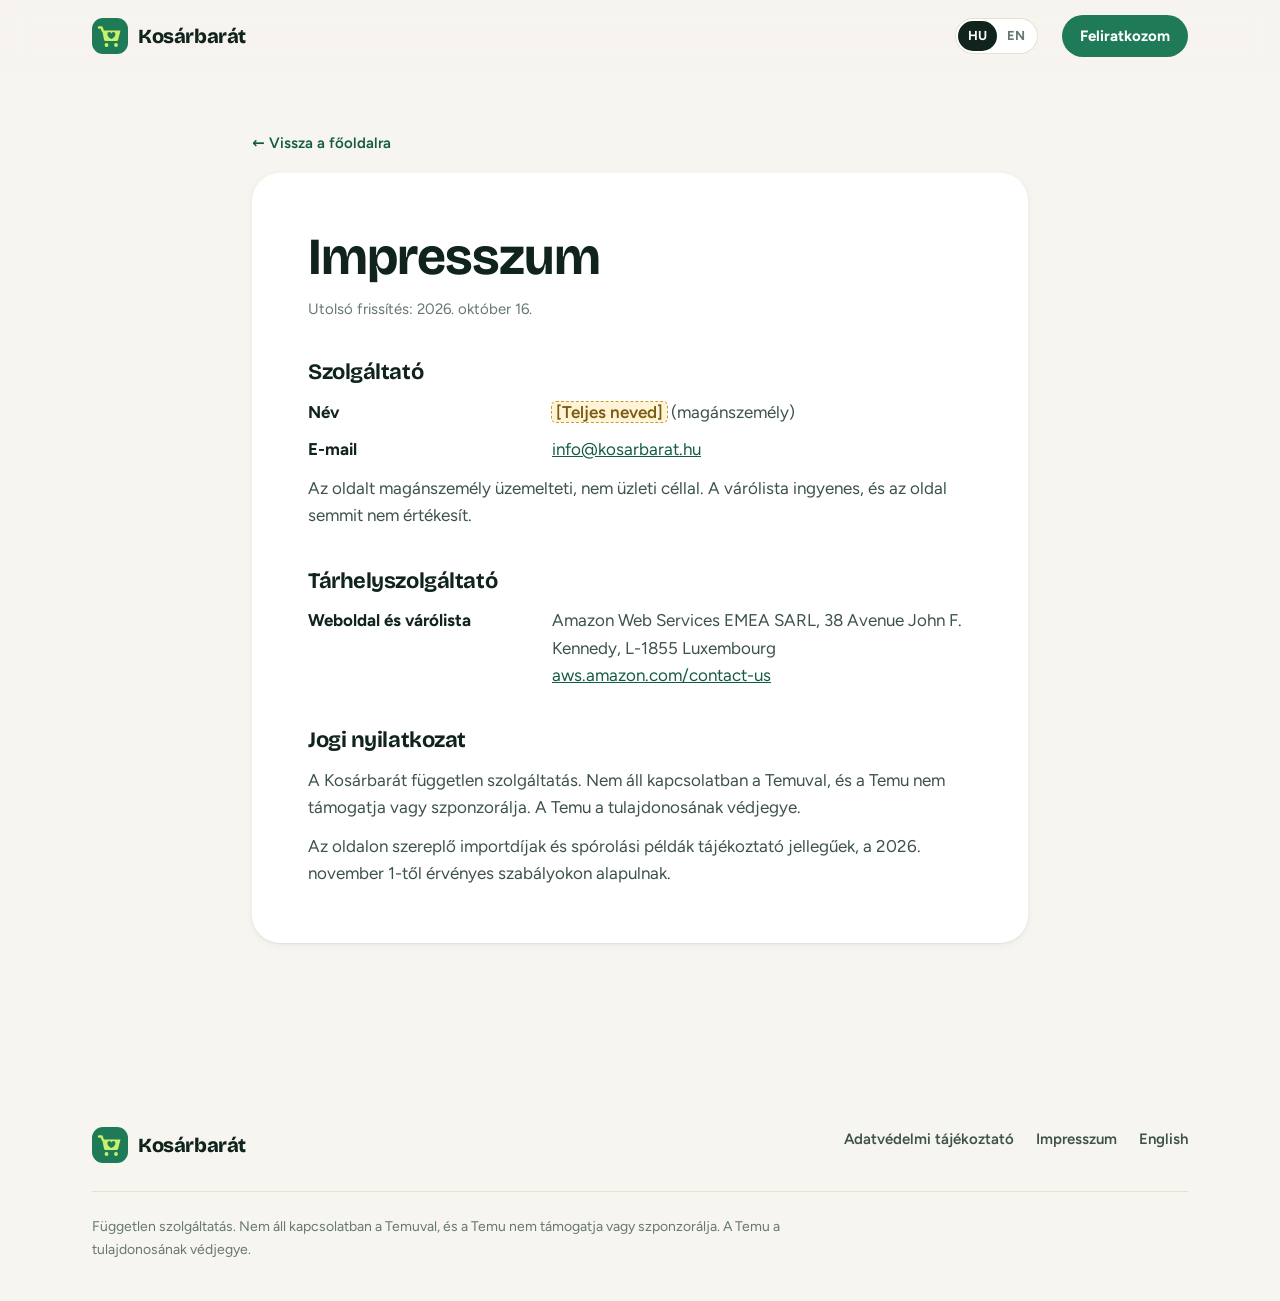
<file: impresszum/index.html>
<!doctype html>
<html lang="hu">
<head>
  <meta charset="utf-8">
  <meta name="viewport" content="width=device-width, initial-scale=1">
  <title>Impresszum – Kosárbarát</title>
  <meta name="description" content="A Kosárbarát szolgáltatójának és tárhelyszolgáltatójának adatai.">
  <meta name="theme-color" content="#0d3b2a">
  <link rel="icon" href="../assets/favicon.svg" type="image/svg+xml">
  <link rel="alternate" hreflang="hu" href="../impresszum/">
  <link rel="alternate" hreflang="en" href="../en/imprint/">
  <link rel="stylesheet" href="../assets/styles.css">
</head>
<body>

<svg width="0" height="0" style="position:absolute" aria-hidden="true"><defs><symbol id="logo-mark" viewBox="0 0 36 36"><rect width="36" height="36" rx="11" fill="#1f7a57"/><path d="M7 9.5h2.6l1.2 3.3" fill="none" stroke="#c8f169" stroke-width="2.4" stroke-linecap="round" stroke-linejoin="round"/><path d="M10.2 12.5h18.3l-2.4 9.3a1.6 1.6 0 0 1-1.6 1.2H13.6a1.6 1.6 0 0 1-1.6-1.2Z" fill="#c8f169"/><path d="M19.4 21c-2.7-1.7-4-3.1-4-4.6a2 2 0 0 1 4-.7 2 2 0 0 1 4 .7c0 1.5-1.3 2.9-4 4.6Z" fill="#1f7a57"/><circle cx="14.5" cy="27" r="1.9" fill="#c8f169"/><circle cx="24" cy="27" r="1.9" fill="#c8f169"/></symbol></defs></svg>

<a class="skip-link" href="#main">Ugrás a tartalomra</a>

<header class="site-header">
  <div class="wrap header-inner">
    <a class="logo" href="../" aria-label="Kosárbarát – kezdőlap">
      <svg aria-hidden="true"><use href="#logo-mark"/></svg>
      Kosárbarát
    </a>
    <div class="lang" aria-label="Nyelv">
      <span aria-current="true" lang="hu">HU</span>
      <a href="../en/imprint/" lang="en" hreflang="en">EN</a>
    </div>
    <a class="btn btn-small header-cta" href="../#varolista">Feliratkozom</a>
  </div>
</header>

<main id="main" class="legal">
  <div class="wrap">
    <a class="legal-back" href="../">← Vissza a főoldalra</a>
    <article class="legal-card">
      <h1>Impresszum</h1>
      <p class="updated">Utolsó frissítés: 2026. október 16.</p>

      <h2>Szolgáltató</h2>
      <dl>
        <dt>Név</dt><dd><span class="fill">[Teljes neved]</span> (magánszemély)</dd>
        <dt>E-mail</dt><dd><a href="mailto:info@kosarbarat.hu">info@kosarbarat.hu</a></dd>
      </dl>
      <p>Az oldalt magánszemély üzemelteti, nem üzleti céllal. A várólista ingyenes, és az oldal semmit nem értékesít.</p>

      <h2>Tárhelyszolgáltató</h2>
      <dl>
        <dt>Weboldal és várólista</dt><dd>Amazon Web Services EMEA SARL, 38 Avenue John F. Kennedy, L-1855 Luxembourg<br><a href="https://aws.amazon.com/contact-us/">aws.amazon.com/contact-us</a></dd>
      </dl>

      <h2>Jogi nyilatkozat</h2>
      <p>A Kosárbarát független szolgáltatás. Nem áll kapcsolatban a Temuval, és a Temu nem támogatja vagy szponzorálja. A Temu a tulajdonosának védjegye.</p>
      <p>Az oldalon szereplő importdíjak és spórolási példák tájékoztató jellegűek, a 2026. november 1-től érvényes szabályokon alapulnak.</p>
    </article>
  </div>
</main>

<footer class="site-footer">
  <div class="wrap">
    <div class="footer-grid">
      <a class="logo" href="../" aria-label="Kosárbarát – kezdőlap">
        <svg aria-hidden="true"><use href="#logo-mark"/></svg>
        Kosárbarát
      </a>
      <nav class="footer-links" aria-label="Lábléc">
        <a href="../adatvedelem/">Adatvédelmi tájékoztató</a>
        <a href="../impresszum/">Impresszum</a>
        <a href="../en/" lang="en" hreflang="en">English</a>
      </nav>
    </div>
    <div class="disclaimer">
      <p>Független szolgáltatás. Nem áll kapcsolatban a Temuval, és a Temu nem támogatja vagy szponzorálja. A Temu a tulajdonosának védjegye.</p>
    </div>
  </div>
</footer>

</body>
</html>
</file>
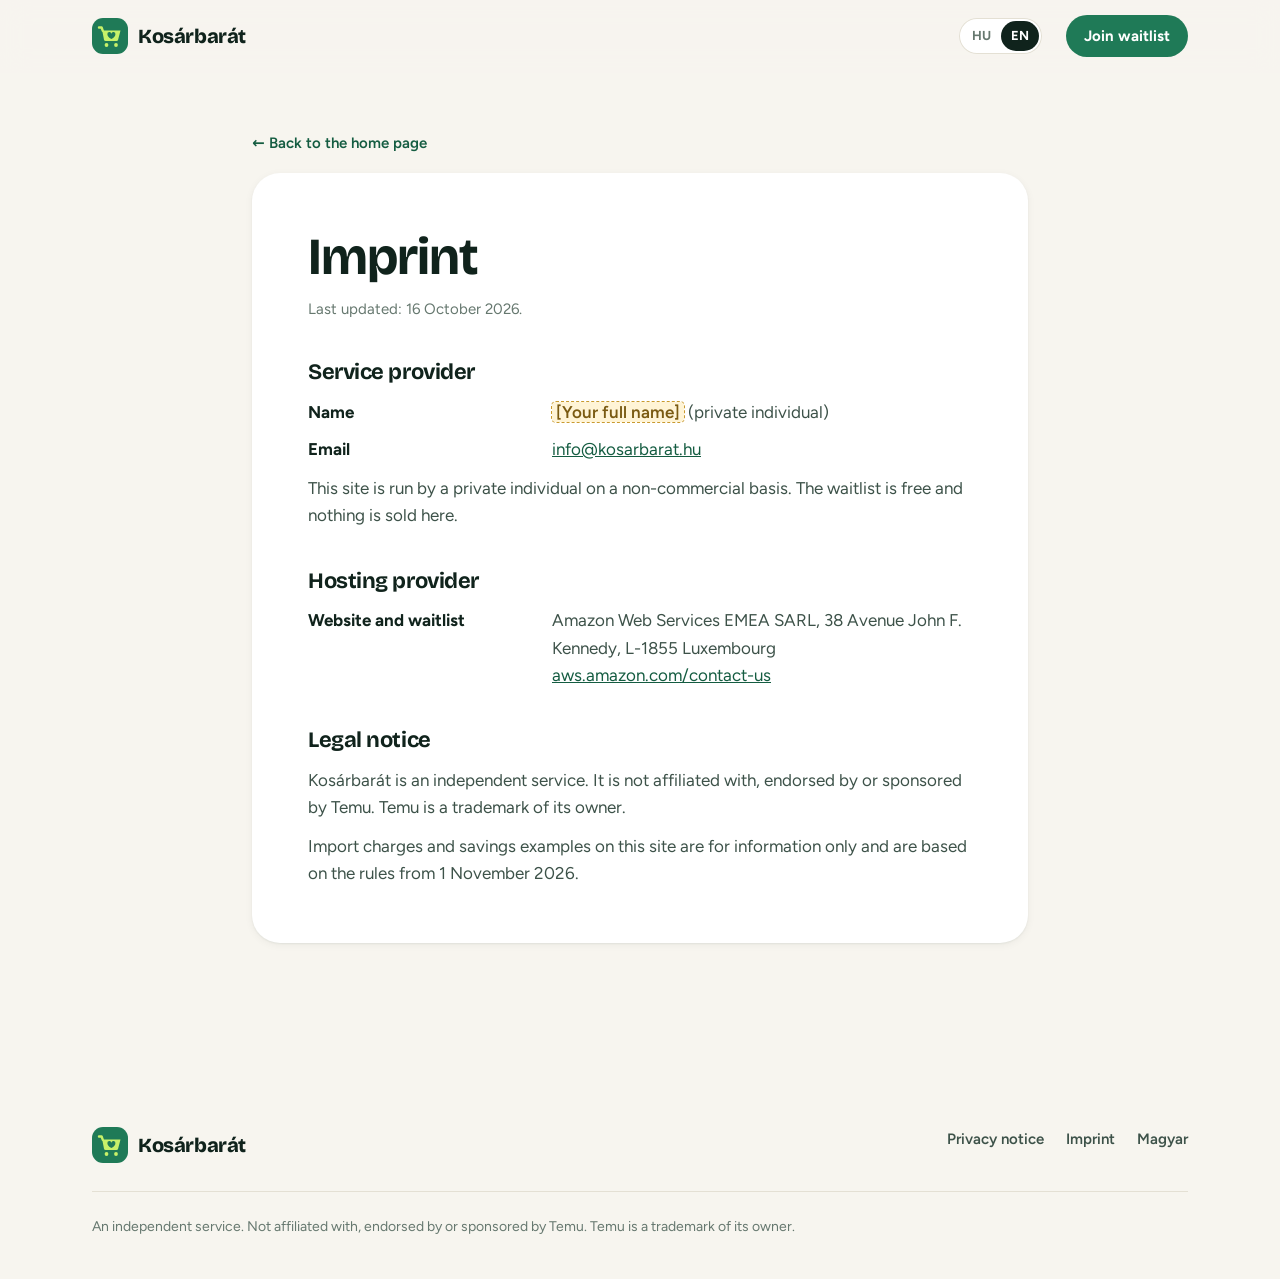
<file: en/imprint/index.html>
<!doctype html>
<html lang="en">
<head>
  <meta charset="utf-8">
  <meta name="viewport" content="width=device-width, initial-scale=1">
  <title>Imprint – Kosárbarát</title>
  <meta name="description" content="Details of the Kosárbarát service provider and hosting provider.">
  <meta name="theme-color" content="#0d3b2a">
  <link rel="icon" href="../../assets/favicon.svg" type="image/svg+xml">
  <link rel="alternate" hreflang="hu" href="../../impresszum/">
  <link rel="alternate" hreflang="en" href="../../en/imprint/">
  <link rel="stylesheet" href="../../assets/styles.css">
</head>
<body>

<svg width="0" height="0" style="position:absolute" aria-hidden="true"><defs><symbol id="logo-mark" viewBox="0 0 36 36"><rect width="36" height="36" rx="11" fill="#1f7a57"/><path d="M7 9.5h2.6l1.2 3.3" fill="none" stroke="#c8f169" stroke-width="2.4" stroke-linecap="round" stroke-linejoin="round"/><path d="M10.2 12.5h18.3l-2.4 9.3a1.6 1.6 0 0 1-1.6 1.2H13.6a1.6 1.6 0 0 1-1.6-1.2Z" fill="#c8f169"/><path d="M19.4 21c-2.7-1.7-4-3.1-4-4.6a2 2 0 0 1 4-.7 2 2 0 0 1 4 .7c0 1.5-1.3 2.9-4 4.6Z" fill="#1f7a57"/><circle cx="14.5" cy="27" r="1.9" fill="#c8f169"/><circle cx="24" cy="27" r="1.9" fill="#c8f169"/></symbol></defs></svg>

<a class="skip-link" href="#main">Skip to content</a>

<header class="site-header">
  <div class="wrap header-inner">
    <a class="logo" href="../../en/" aria-label="Kosárbarát – home">
      <svg aria-hidden="true"><use href="#logo-mark"/></svg>
      Kosárbarát
    </a>
    <div class="lang" aria-label="Language">
      <a href="../../impresszum/" lang="hu" hreflang="hu">HU</a>
      <span aria-current="true" lang="en">EN</span>
    </div>
    <a class="btn btn-small header-cta" href="../../en/#waitlist">Join waitlist</a>
  </div>
</header>

<main id="main" class="legal">
  <div class="wrap">
    <a class="legal-back" href="../../en/">← Back to the home page</a>
    <article class="legal-card">
      <h1>Imprint</h1>
      <p class="updated">Last updated: 16 October 2026.</p>

      <h2>Service provider</h2>
      <dl>
        <dt>Name</dt><dd><span class="fill">[Your full name]</span> (private individual)</dd>
        <dt>Email</dt><dd><a href="mailto:info@kosarbarat.hu">info@kosarbarat.hu</a></dd>
      </dl>
      <p>This site is run by a private individual on a non-commercial basis. The waitlist is free and nothing is sold here.</p>

      <h2>Hosting provider</h2>
      <dl>
        <dt>Website and waitlist</dt><dd>Amazon Web Services EMEA SARL, 38 Avenue John F. Kennedy, L-1855 Luxembourg<br><a href="https://aws.amazon.com/contact-us/">aws.amazon.com/contact-us</a></dd>
      </dl>

      <h2>Legal notice</h2>
      <p>Kosárbarát is an independent service. It is not affiliated with, endorsed by or sponsored by Temu. Temu is a trademark of its owner.</p>
      <p>Import charges and savings examples on this site are for information only and are based on the rules from 1 November 2026.</p>
    </article>
  </div>
</main>

<footer class="site-footer">
  <div class="wrap">
    <div class="footer-grid">
      <a class="logo" href="../../en/" aria-label="Kosárbarát – home">
        <svg aria-hidden="true"><use href="#logo-mark"/></svg>
        Kosárbarát
      </a>
      <nav class="footer-links" aria-label="Footer">
        <a href="../../en/privacy/">Privacy notice</a>
        <a href="../../en/imprint/">Imprint</a>
        <a href="../../" lang="hu" hreflang="hu">Magyar</a>
      </nav>
    </div>
    <div class="disclaimer">
      <p>An independent service. Not affiliated with, endorsed by or sponsored by Temu. Temu is a trademark of its owner.</p>
    </div>
  </div>
</footer>

</body>
</html>
</file>
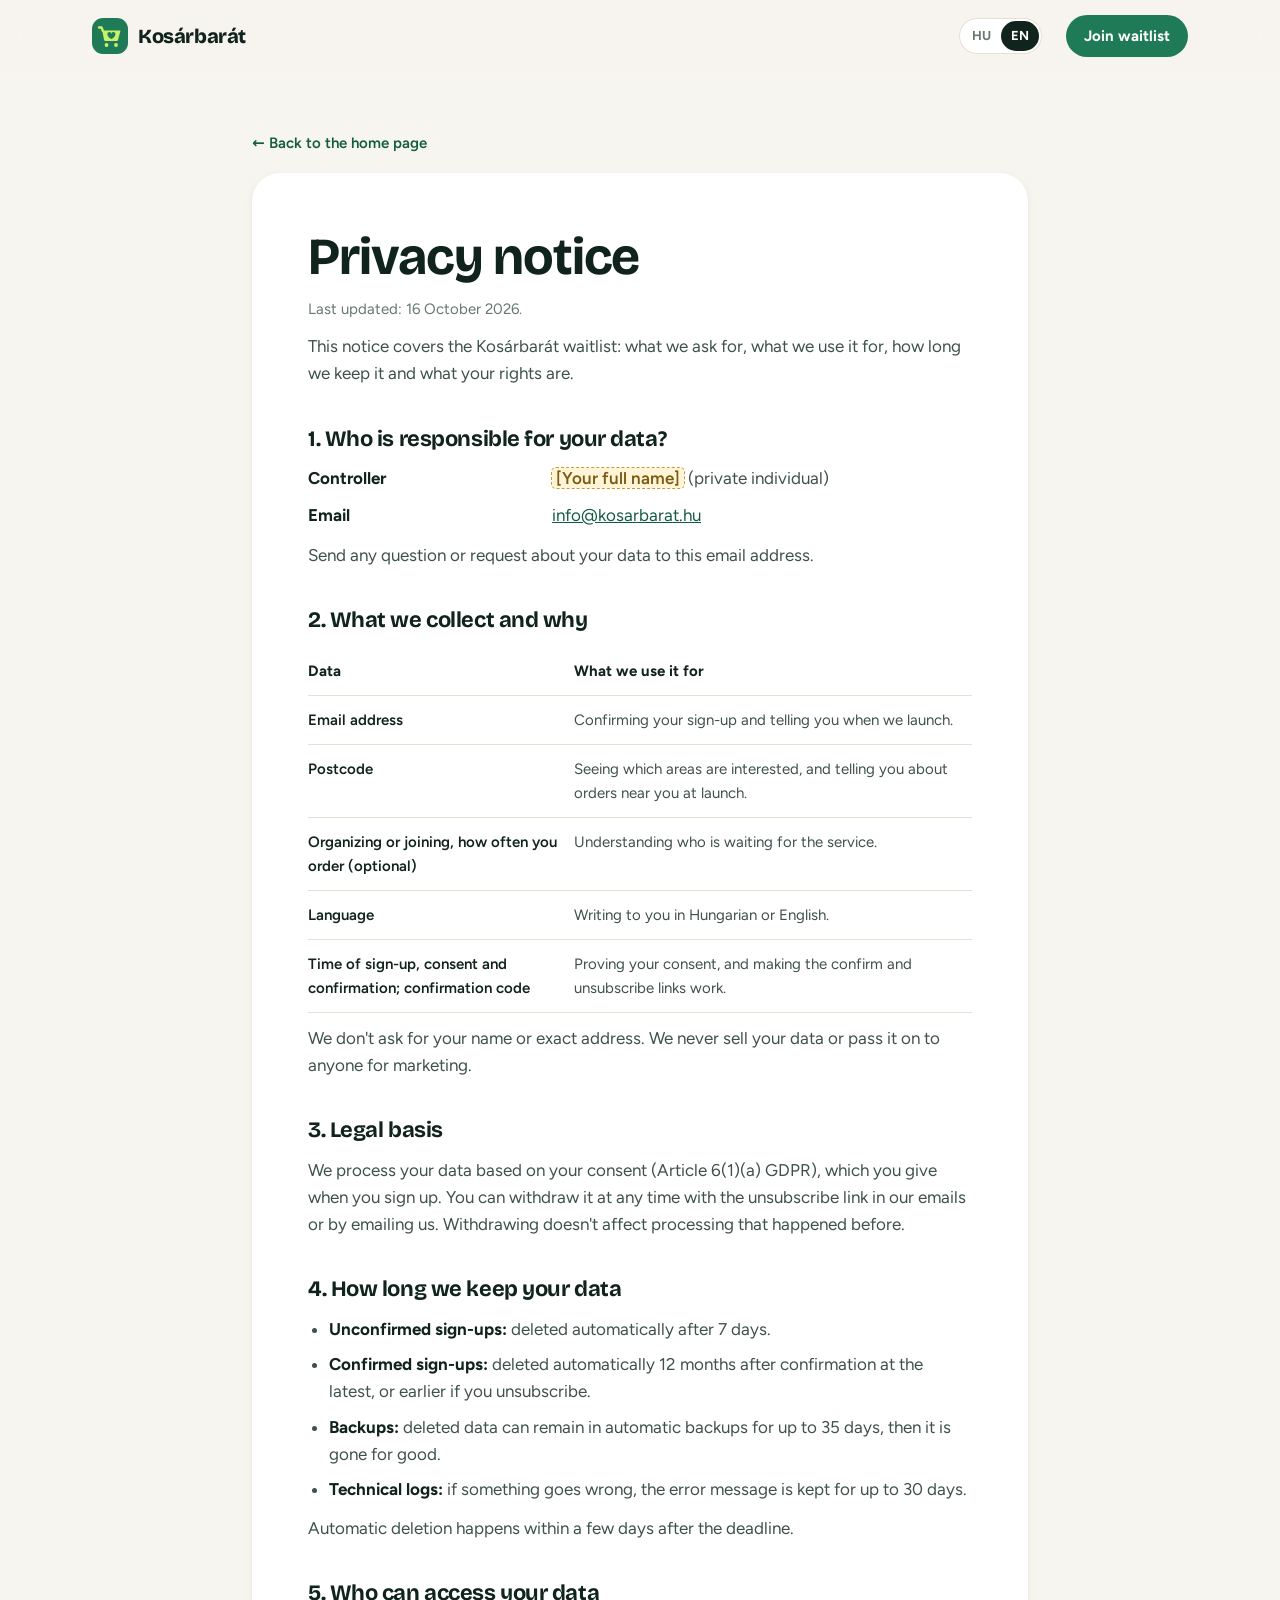
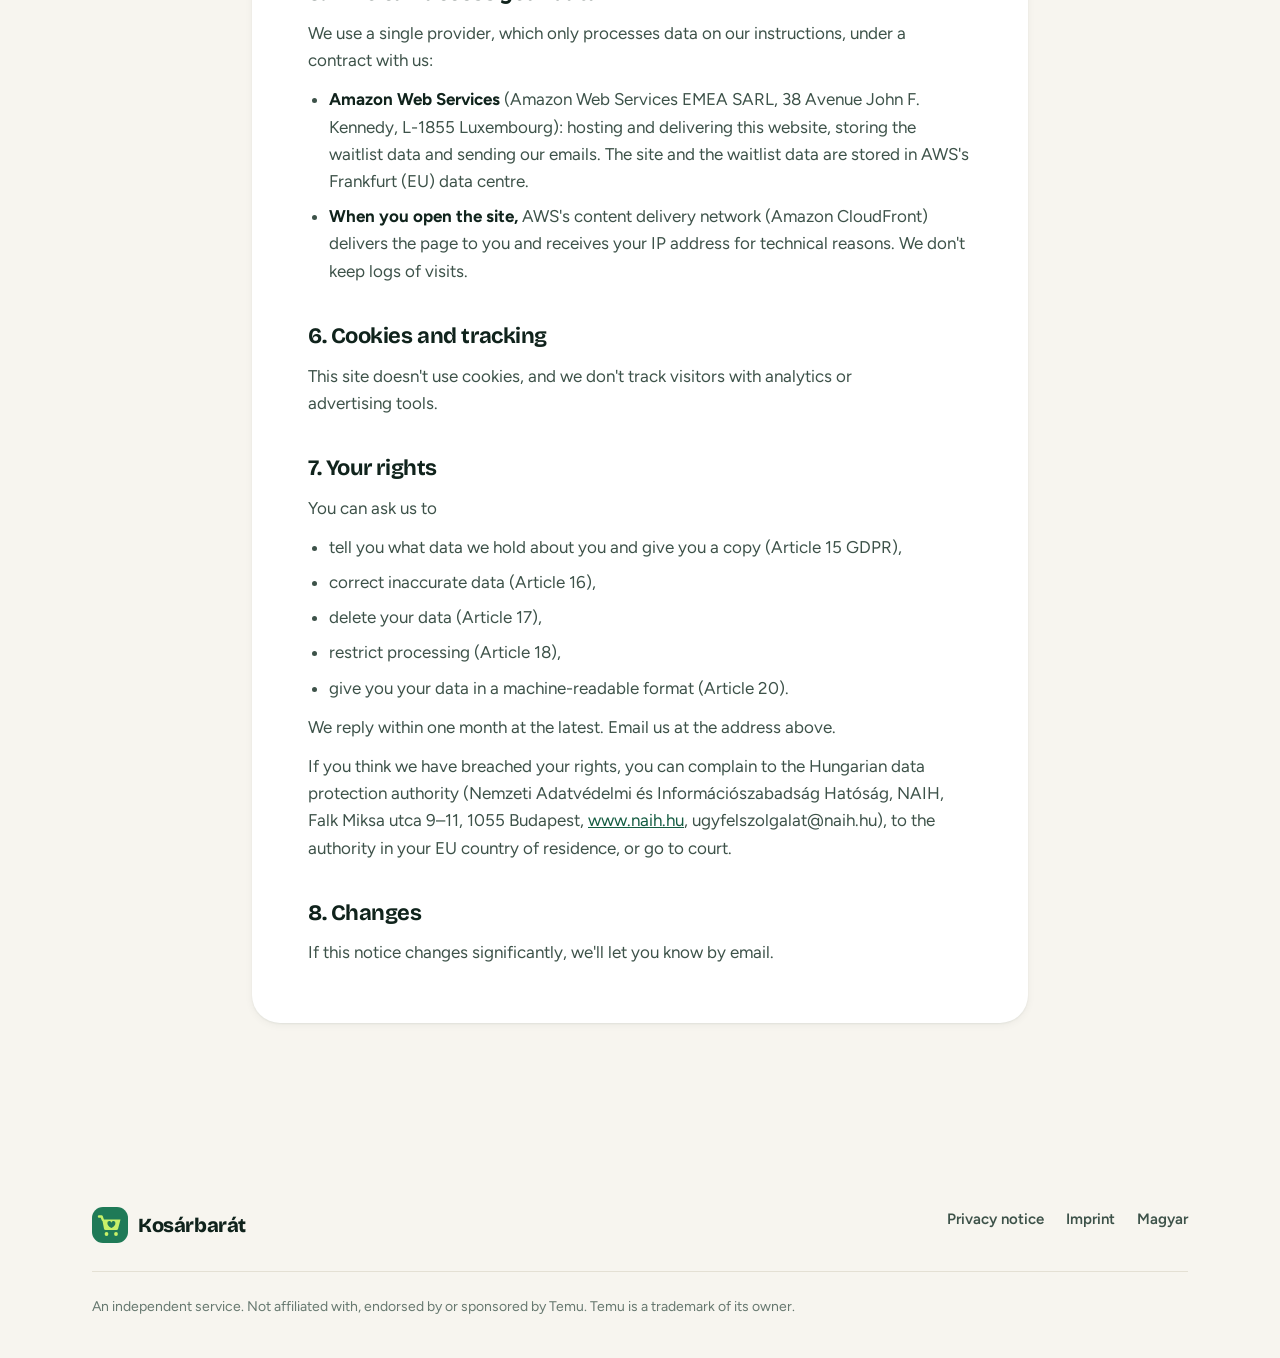
<file: en/privacy/index.html>
<!doctype html>
<html lang="en">
<head>
  <meta charset="utf-8">
  <meta name="viewport" content="width=device-width, initial-scale=1">
  <title>Privacy notice – Kosárbarát</title>
  <meta name="description" content="What the Kosárbarát waitlist collects, what we use it for, how long we keep it and what your rights are.">
  <meta name="theme-color" content="#0d3b2a">
  <link rel="icon" href="../../assets/favicon.svg" type="image/svg+xml">
  <link rel="alternate" hreflang="hu" href="../../adatvedelem/">
  <link rel="alternate" hreflang="en" href="../../en/privacy/">
  <link rel="stylesheet" href="../../assets/styles.css">
</head>
<body>

<svg width="0" height="0" style="position:absolute" aria-hidden="true"><defs><symbol id="logo-mark" viewBox="0 0 36 36"><rect width="36" height="36" rx="11" fill="#1f7a57"/><path d="M7 9.5h2.6l1.2 3.3" fill="none" stroke="#c8f169" stroke-width="2.4" stroke-linecap="round" stroke-linejoin="round"/><path d="M10.2 12.5h18.3l-2.4 9.3a1.6 1.6 0 0 1-1.6 1.2H13.6a1.6 1.6 0 0 1-1.6-1.2Z" fill="#c8f169"/><path d="M19.4 21c-2.7-1.7-4-3.1-4-4.6a2 2 0 0 1 4-.7 2 2 0 0 1 4 .7c0 1.5-1.3 2.9-4 4.6Z" fill="#1f7a57"/><circle cx="14.5" cy="27" r="1.9" fill="#c8f169"/><circle cx="24" cy="27" r="1.9" fill="#c8f169"/></symbol></defs></svg>

<a class="skip-link" href="#main">Skip to content</a>

<header class="site-header">
  <div class="wrap header-inner">
    <a class="logo" href="../../en/" aria-label="Kosárbarát – home">
      <svg aria-hidden="true"><use href="#logo-mark"/></svg>
      Kosárbarát
    </a>
    <div class="lang" aria-label="Language">
      <a href="../../adatvedelem/" lang="hu" hreflang="hu">HU</a>
      <span aria-current="true" lang="en">EN</span>
    </div>
    <a class="btn btn-small header-cta" href="../../en/#waitlist">Join waitlist</a>
  </div>
</header>

<main id="main" class="legal">
  <div class="wrap">
    <a class="legal-back" href="../../en/">← Back to the home page</a>
    <article class="legal-card">
      <h1>Privacy notice</h1>
      <p class="updated">Last updated: 16 October 2026.</p>

      <p>This notice covers the Kosárbarát waitlist: what we ask for, what we use it for, how long we keep it and what your rights are.</p>

      <h2>1. Who is responsible for your data?</h2>
      <dl>
        <dt>Controller</dt><dd><span class="fill">[Your full name]</span> (private individual)</dd>
        <dt>Email</dt><dd><a href="mailto:info@kosarbarat.hu">info@kosarbarat.hu</a></dd>
      </dl>
      <p>Send any question or request about your data to this email address.</p>

      <h2>2. What we collect and why</h2>
      <div class="table-wrap">
        <table>
          <thead><tr><th scope="col">Data</th><th scope="col">What we use it for</th></tr></thead>
          <tbody>
            <tr><td>Email address</td><td>Confirming your sign-up and telling you when we launch.</td></tr>
            <tr><td>Postcode</td><td>Seeing which areas are interested, and telling you about orders near you at launch.</td></tr>
            <tr><td>Organizing or joining, how often you order (optional)</td><td>Understanding who is waiting for the service.</td></tr>
            <tr><td>Language</td><td>Writing to you in Hungarian or English.</td></tr>
            <tr><td>Time of sign-up, consent and confirmation; confirmation code</td><td>Proving your consent, and making the confirm and unsubscribe links work.</td></tr>
          </tbody>
        </table>
      </div>
      <p>We don't ask for your name or exact address. We never sell your data or pass it on to anyone for marketing.</p>

      <h2>3. Legal basis</h2>
      <p>We process your data based on your consent (Article 6(1)(a) GDPR), which you give when you sign up. You can withdraw it at any time with the unsubscribe link in our emails or by emailing us. Withdrawing doesn't affect processing that happened before.</p>

      <h2>4. How long we keep your data</h2>
      <ul>
        <li><strong>Unconfirmed sign-ups:</strong> deleted automatically after 7 days.</li>
        <li><strong>Confirmed sign-ups:</strong> deleted automatically 12 months after confirmation at the latest, or earlier if you unsubscribe.</li>
        <li><strong>Backups:</strong> deleted data can remain in automatic backups for up to 35 days, then it is gone for good.</li>
        <li><strong>Technical logs:</strong> if something goes wrong, the error message is kept for up to 30 days.</li>
      </ul>
      <p>Automatic deletion happens within a few days after the deadline.</p>

      <h2>5. Who can access your data</h2>
      <p>We use a single provider, which only processes data on our instructions, under a contract with us:</p>
      <ul>
        <li><strong>Amazon Web Services</strong> (Amazon Web Services EMEA SARL, 38 Avenue John F. Kennedy, L-1855 Luxembourg): hosting and delivering this website, storing the waitlist data and sending our emails. The site and the waitlist data are stored in AWS's Frankfurt (EU) data centre.</li>
        <li><strong>When you open the site,</strong> AWS's content delivery network (Amazon CloudFront) delivers the page to you and receives your IP address for technical reasons. We don't keep logs of visits.</li>
      </ul>

      <h2>6. Cookies and tracking</h2>
      <p>This site doesn't use cookies, and we don't track visitors with analytics or advertising tools.</p>

      <h2>7. Your rights</h2>
      <p>You can ask us to</p>
      <ul>
        <li>tell you what data we hold about you and give you a copy (Article 15 GDPR),</li>
        <li>correct inaccurate data (Article 16),</li>
        <li>delete your data (Article 17),</li>
        <li>restrict processing (Article 18),</li>
        <li>give you your data in a machine-readable format (Article 20).</li>
      </ul>
      <p>We reply within one month at the latest. Email us at the address above.</p>
      <p>If you think we have breached your rights, you can complain to the Hungarian data protection authority (Nemzeti Adatvédelmi és Információszabadság Hatóság, NAIH, Falk Miksa utca 9–11, 1055 Budapest, <a href="https://www.naih.hu">www.naih.hu</a>, ugyfelszolgalat@naih.hu), to the authority in your EU country of residence, or go to court.</p>

      <h2>8. Changes</h2>
      <p>If this notice changes significantly, we'll let you know by email.</p>
    </article>
  </div>
</main>

<footer class="site-footer">
  <div class="wrap">
    <div class="footer-grid">
      <a class="logo" href="../../en/" aria-label="Kosárbarát – home">
        <svg aria-hidden="true"><use href="#logo-mark"/></svg>
        Kosárbarát
      </a>
      <nav class="footer-links" aria-label="Footer">
        <a href="../../en/privacy/">Privacy notice</a>
        <a href="../../en/imprint/">Imprint</a>
        <a href="../../" lang="hu" hreflang="hu">Magyar</a>
      </nav>
    </div>
    <div class="disclaimer">
      <p>An independent service. Not affiliated with, endorsed by or sponsored by Temu. Temu is a trademark of its owner.</p>
    </div>
  </div>
</footer>

</body>
</html>
</file>
<file: assets/styles.css>
/* ==========================================================================
   Kosárbarát – landing page styles
   Pure CSS, no build step. Palette deliberately avoids any shop branding.
   ========================================================================== */

/* ---------- Fonts (self-hosted, SIL Open Font License; see fonts/OFL-*.txt) ---------- */

/* Bricolage Grotesque, latin-ext */
@font-face {
  font-family: "Bricolage Grotesque";
  font-style: normal;
  font-weight: 600 800;
  font-display: swap;
  src: url("fonts/bricolage-grotesque-latin-ext.woff2") format("woff2");
  unicode-range: U+0100-02BA, U+02BD-02C5, U+02C7-02CC, U+02CE-02D7, U+02DD-02FF, U+0304, U+0308, U+0329, U+1D00-1DBF, U+1E00-1E9F, U+1EF2-1EFF, U+2020, U+20A0-20AB, U+20AD-20C4, U+2113, U+2C60-2C7F, U+A720-A7FF;
}
/* Bricolage Grotesque, latin */
@font-face {
  font-family: "Bricolage Grotesque";
  font-style: normal;
  font-weight: 600 800;
  font-display: swap;
  src: url("fonts/bricolage-grotesque-latin.woff2") format("woff2");
  unicode-range: U+0000-00FF, U+0131, U+0152-0153, U+02BB-02BC, U+02C6, U+02DA, U+02DC, U+0304, U+0308, U+0329, U+2000-206F, U+20AC, U+2122, U+2191, U+2193, U+2212, U+2215, U+FEFF, U+FFFD;
}
/* Figtree, latin-ext */
@font-face {
  font-family: "Figtree";
  font-style: normal;
  font-weight: 400 800;
  font-display: swap;
  src: url("fonts/figtree-latin-ext.woff2") format("woff2");
  unicode-range: U+0100-02BA, U+02BD-02C5, U+02C7-02CC, U+02CE-02D7, U+02DD-02FF, U+0304, U+0308, U+0329, U+1D00-1DBF, U+1E00-1E9F, U+1EF2-1EFF, U+2020, U+20A0-20AB, U+20AD-20C4, U+2113, U+2C60-2C7F, U+A720-A7FF;
}
/* Figtree, latin */
@font-face {
  font-family: "Figtree";
  font-style: normal;
  font-weight: 400 800;
  font-display: swap;
  src: url("fonts/figtree-latin.woff2") format("woff2");
  unicode-range: U+0000-00FF, U+0131, U+0152-0153, U+02BB-02BC, U+02C6, U+02DA, U+02DC, U+0304, U+0308, U+0329, U+2000-206F, U+20AC, U+2122, U+2191, U+2193, U+2212, U+2215, U+FEFF, U+FFFD;
}

:root {
  --ink: #10231c;
  --ink-soft: #3d5249;
  --muted: #66786f;
  --cream: #f7f5ef;
  --paper: #ffffff;
  --line: #e4e0d4;

  --green: #1f7a57;
  --green-dark: #145c41;
  --green-deep: #0d3b2a;
  --mint: #d9f2e3;
  --mint-soft: #ecf8f1;
  --lime: #c8f169;
  --lime-soft: #eefbd2;
  --lilac: #e6e1ff;
  --lilac-dark: #5b4bc4;
  --sky: #dceefb;
  --sky-dark: #2f6f9f;
  --tan: #c9a27a;
  --tan-dark: #a8805a;

  --radius-s: 10px;
  --radius: 18px;
  --radius-l: 28px;
  --shadow-s: 0 1px 2px rgba(16, 35, 28, .06), 0 2px 8px rgba(16, 35, 28, .05);
  --shadow: 0 2px 6px rgba(16, 35, 28, .05), 0 12px 32px rgba(16, 35, 28, .08);
  --shadow-l: 0 4px 12px rgba(16, 35, 28, .06), 0 24px 60px rgba(16, 35, 28, .14);

  --font-display: "Bricolage Grotesque", ui-sans-serif, system-ui, -apple-system, "Segoe UI", sans-serif;
  --font-body: "Figtree", ui-sans-serif, system-ui, -apple-system, "Segoe UI", sans-serif;

  --wrap: 1160px;
  --gutter: clamp(16px, 4vw, 32px);
  --section: clamp(72px, 10vw, 128px);
}

/* ---------- Base ---------- */

*,
*::before,
*::after { box-sizing: border-box; }

html {
  scroll-behavior: smooth;
  scroll-padding-top: 88px;
  -webkit-text-size-adjust: 100%;
}

body {
  margin: 0;
  font-family: var(--font-body);
  font-size: 1.0625rem;
  line-height: 1.6;
  color: var(--ink);
  background: var(--cream);
  -webkit-font-smoothing: antialiased;
  overflow-x: hidden;
}

img, svg { display: block; max-width: 100%; }

a { color: var(--green-dark); }
a:hover { color: var(--green); }

h1, h2, h3, h4 {
  font-family: var(--font-display);
  line-height: 1.08;
  letter-spacing: -0.02em;
  margin: 0;
  text-wrap: balance;
}

p { margin: 0; text-wrap: pretty; }

:focus-visible {
  outline: 3px solid var(--lilac-dark);
  outline-offset: 3px;
  border-radius: 6px;
}

.sr-only {
  position: absolute !important;
  width: 1px; height: 1px;
  padding: 0; margin: -1px;
  overflow: hidden;
  clip: rect(0 0 0 0);
  white-space: nowrap;
  border: 0;
}

.skip-link {
  position: absolute;
  left: 16px; top: -60px;
  z-index: 100;
  padding: 10px 16px;
  background: var(--ink);
  color: #fff;
  border-radius: var(--radius-s);
  text-decoration: none;
}
.skip-link:focus { top: 12px; }

.wrap {
  width: 100%;
  max-width: var(--wrap);
  margin-inline: auto;
  padding-inline: var(--gutter);
}

.section { padding-block: var(--section); position: relative; }

.kicker {
  display: inline-flex;
  align-items: center;
  gap: 8px;
  font-size: .8125rem;
  font-weight: 700;
  letter-spacing: .08em;
  text-transform: uppercase;
  color: var(--green);
  margin-bottom: 16px;
}
.kicker::before {
  content: "";
  width: 22px; height: 2px;
  background: currentColor;
  border-radius: 2px;
}

.section-head { max-width: 760px; margin-bottom: clamp(40px, 6vw, 64px); }
.section-head h2 { font-size: clamp(2rem, 4.4vw, 3.25rem); }
.section-head p { margin-top: 18px; font-size: 1.1875rem; color: var(--ink-soft); }
.section-head.center { margin-inline: auto; text-align: center; }
.section-head.center .kicker { justify-content: center; }

.mark {
  background: linear-gradient(transparent 58%, var(--lime) 58%, var(--lime) 92%, transparent 92%);
  padding-inline: .08em;
  border-radius: 2px;
}

.fine {
  font-size: .875rem;
  color: var(--muted);
  line-height: 1.55;
}

/* ---------- Buttons ---------- */

.btn {
  --bg: var(--green);
  --fg: #fff;
  display: inline-flex;
  align-items: center;
  justify-content: center;
  gap: 10px;
  min-height: 52px;
  padding: 14px 26px;
  border: 0;
  border-radius: 999px;
  background: var(--bg);
  color: var(--fg);
  font: 700 1rem/1.2 var(--font-body);
  text-decoration: none;
  cursor: pointer;
  transition: transform .2s ease, box-shadow .2s ease, background-color .2s ease;
  box-shadow: 0 6px 18px rgba(31, 122, 87, .28);
}
.btn:hover { color: var(--fg); background: var(--green-dark); transform: translateY(-2px); box-shadow: 0 10px 26px rgba(31, 122, 87, .34); }
.btn:active { transform: translateY(0); }
.btn svg { width: 18px; height: 18px; transition: transform .2s ease; }
.btn:hover svg { transform: translateX(3px); }

.btn-ghost {
  --bg: transparent;
  --fg: var(--ink);
  box-shadow: inset 0 0 0 2px var(--ink);
}
.btn-ghost:hover { background: var(--ink); color: #fff; box-shadow: inset 0 0 0 2px var(--ink); }

.btn-small { min-height: 42px; padding: 10px 18px; font-size: .9375rem; box-shadow: none; }
.btn-block { width: 100%; }

/* ---------- Header ---------- */

.site-header {
  position: sticky;
  top: 0;
  z-index: 50;
  background: rgba(247, 245, 239, .82);
  backdrop-filter: saturate(1.4) blur(14px);
  -webkit-backdrop-filter: saturate(1.4) blur(14px);
  border-bottom: 1px solid transparent;
  transition: border-color .3s ease;
}

@supports (animation-timeline: scroll()) {
  .site-header {
    animation: header-line linear both;
    animation-timeline: scroll();
    animation-range: 0 120px;
  }
  @keyframes header-line { to { border-bottom-color: var(--line); box-shadow: 0 6px 24px rgba(16, 35, 28, .06); } }
}

.header-inner {
  display: flex;
  align-items: center;
  gap: 24px;
  min-height: 72px;
}

.logo {
  display: inline-flex;
  align-items: center;
  gap: 10px;
  font-family: var(--font-display);
  font-weight: 800;
  font-size: 1.25rem;
  letter-spacing: -0.02em;
  color: var(--ink);
  text-decoration: none;
  margin-right: auto;
}
.logo:hover { color: var(--ink); }
.logo svg { width: 36px; height: 36px; flex: none; }

.nav { display: flex; gap: 4px; }
.nav a {
  padding: 8px 12px;
  border-radius: 999px;
  font-weight: 600;
  font-size: .9375rem;
  color: var(--ink-soft);
  text-decoration: none;
  transition: background-color .2s ease, color .2s ease;
}
.nav a:hover { background: var(--mint); color: var(--ink); }

.lang {
  display: inline-flex;
  padding: 3px;
  border-radius: 999px;
  background: var(--paper);
  box-shadow: inset 0 0 0 1px var(--line);
  font-size: .8125rem;
  font-weight: 700;
}
.lang a, .lang span {
  padding: 5px 10px;
  border-radius: 999px;
  text-decoration: none;
  color: var(--muted);
}
.lang [aria-current="true"] { background: var(--ink); color: #fff; }

@media (max-width: 960px) {
  .nav { display: none; }
}
@media (max-width: 440px) {
  .header-cta { display: none; }
}
@media (max-width: 480px) {
  .header-inner { gap: 10px; }
  .logo { font-size: 1.0625rem; }
  .logo svg { width: 30px; height: 30px; }
  .header-cta { padding-inline: 14px; }
}

/* ---------- Hero ---------- */

.hero {
  position: relative;
  padding-block: clamp(40px, 7vw, 96px) clamp(64px, 9vw, 120px);
  overflow: hidden;
}

.hero::before {
  content: "";
  position: absolute;
  inset: -20% -10% auto auto;
  width: min(900px, 90vw);
  aspect-ratio: 1;
  background:
    radial-gradient(closest-side, rgba(200, 241, 105, .55), transparent 70%);
  filter: blur(20px);
  z-index: -1;
  animation: drift 18s ease-in-out infinite alternate;
}
.hero::after {
  content: "";
  position: absolute;
  inset: auto auto -30% -15%;
  width: min(700px, 80vw);
  aspect-ratio: 1;
  background: radial-gradient(closest-side, rgba(230, 225, 255, .9), transparent 70%);
  filter: blur(10px);
  z-index: -1;
  animation: drift 22s ease-in-out infinite alternate-reverse;
}

@keyframes drift {
  from { transform: translate3d(0, 0, 0) scale(1); }
  to { transform: translate3d(-40px, 30px, 0) scale(1.08); }
}

.hero-grid {
  display: grid;
  grid-template-columns: 1.05fr .95fr;
  align-items: center;
  gap: clamp(32px, 5vw, 72px);
}

.pill {
  display: inline-flex;
  align-items: center;
  gap: 10px;
  padding: 7px 14px 7px 8px;
  border-radius: 999px;
  background: var(--paper);
  box-shadow: var(--shadow-s);
  font-size: .875rem;
  font-weight: 600;
  color: var(--ink-soft);
  margin-bottom: 24px;
}
.pill .dot {
  position: relative;
  width: 22px; height: 22px;
  border-radius: 50%;
  background: var(--mint);
  display: grid;
  place-items: center;
}
.pill .dot::after {
  content: "";
  width: 8px; height: 8px;
  border-radius: 50%;
  background: var(--green);
  box-shadow: 0 0 0 0 rgba(31, 122, 87, .5);
  animation: ping 2s ease-out infinite;
}
@keyframes ping {
  0% { box-shadow: 0 0 0 0 rgba(31, 122, 87, .45); }
  80%, 100% { box-shadow: 0 0 0 10px rgba(31, 122, 87, 0); }
}

.hero h1 {
  font-size: clamp(2.6rem, 6.4vw, 4.9rem);
  letter-spacing: -0.035em;
}
.hero .lead {
  margin-top: 22px;
  font-size: clamp(1.25rem, 2.2vw, 1.5rem);
  line-height: 1.4;
  font-weight: 600;
  color: var(--ink);
  max-width: 34ch;
}
.hero .sub {
  margin-top: 14px;
  color: var(--ink-soft);
  max-width: 52ch;
}
.hero-actions {
  display: flex;
  flex-wrap: wrap;
  gap: 12px;
  margin-top: 32px;
}

.proof {
  display: flex;
  flex-wrap: wrap;
  gap: 10px 22px;
  margin: 32px 0 0;
  padding: 0;
  list-style: none;
  font-size: .9375rem;
  font-weight: 600;
  color: var(--ink-soft);
}
.proof li { display: inline-flex; align-items: center; gap: 8px; }
.proof svg { width: 20px; height: 20px; color: var(--green); flex: none; }

/* Hero illustration */

.hero-art {
  position: relative;
  aspect-ratio: 520 / 470;
  width: 100%;
  max-width: 560px;
  justify-self: center;
}
.hero-art > svg { width: 100%; height: 100%; overflow: visible; }

.float-card {
  position: absolute;
  display: flex;
  align-items: center;
  gap: 10px;
  padding: 10px 14px;
  border-radius: 14px;
  background: var(--paper);
  box-shadow: var(--shadow);
  font-size: .8125rem;
  font-weight: 600;
  line-height: 1.25;
  color: var(--ink-soft);
  white-space: nowrap;
  animation: bob 6s ease-in-out infinite;
}
.float-card strong { display: block; color: var(--ink); font-size: .9375rem; }
.float-card .ico {
  width: 34px; height: 34px;
  border-radius: 10px;
  display: grid;
  place-items: center;
  flex: none;
}
.float-card .ico svg { width: 18px; height: 18px; }
.float-card.fc-1 { top: 4%; right: -2%; }
.float-card.fc-1 .ico { background: var(--lime-soft); color: var(--green-dark); }
.float-card.fc-2 { top: 40%; left: -8%; animation-delay: -2s; }
.float-card.fc-2 .ico { background: var(--lilac); color: var(--lilac-dark); }
.float-card.fc-3 { bottom: -4%; right: -6%; animation-delay: -4s; }
.float-card.fc-3 .ico { background: var(--sky); color: var(--sky-dark); }

@keyframes bob {
  0%, 100% { transform: translateY(0); }
  50% { transform: translateY(-10px); }
}

/* SVG animation hooks */
.flow { stroke-dasharray: 2 9; animation: flow 1.4s linear infinite; }
@keyframes flow { to { stroke-dashoffset: -22; } }

.win-blink { animation: blink 5s ease-in-out infinite; }
.win-blink.d2 { animation-delay: -1.6s; }
.win-blink.d3 { animation-delay: -3.1s; }
.win-blink.d4 { animation-delay: -4.2s; }
@keyframes blink {
  0%, 40%, 100% { fill: var(--lime); }
  50%, 90% { fill: #fff8d6; }
}

.parcel-travel { animation: travel 4.5s cubic-bezier(.5, 0, .3, 1) infinite; }
.parcel-travel.t2 { animation-delay: -1.5s; }
.parcel-travel.t3 { animation-delay: -3s; }
.parcel-travel { offset-rotate: 0deg; }
.pt-1 { offset-path: path("M128 124 C 190 140, 230 250, 258 330"); }
.pt-2 { offset-path: path("M402 222 C 360 236, 300 270, 282 330"); }
.pt-3 { offset-path: path("M268 126 C 268 200, 270 260, 270 326"); }
@keyframes travel {
  0% { offset-distance: 0%; opacity: 0; }
  12% { opacity: 1; }
  82% { opacity: 1; }
  100% { offset-distance: 100%; opacity: 0; }
}

.box-bounce { transform-box: fill-box; transform-origin: 50% 100%; animation: squash 4.5s ease-in-out infinite; }
@keyframes squash {
  0%, 70%, 100% { transform: scale(1, 1); }
  78% { transform: scale(1.04, .95); }
  86% { transform: scale(.98, 1.03); }
}

.pin-bob { transform-box: fill-box; transform-origin: 50% 100%; animation: pin 3.2s ease-in-out infinite; }
.pin-bob.p2 { animation-delay: -1s; }
.pin-bob.p3 { animation-delay: -2s; }
@keyframes pin {
  0%, 100% { transform: translateY(0); }
  50% { transform: translateY(-6px); }
}

.spin-slow { transform-box: fill-box; transform-origin: center; animation: spin 40s linear infinite; }
@keyframes spin { to { transform: rotate(360deg); } }

@media (max-width: 900px) {
  .hero-grid { grid-template-columns: 1fr; }
  .hero-art { max-width: 460px; margin-top: 8px; }
}
@media (max-width: 480px) {
  .float-card { font-size: .75rem; padding: 8px 10px; gap: 8px; }
  .float-card strong { font-size: .8125rem; }
  .float-card .ico { width: 28px; height: 28px; }
  .float-card.fc-1 { right: 0; }
  .float-card.fc-2 { left: 0; }
  .float-card.fc-3 { right: 0; }
}

/* ---------- Problem ---------- */

.problem { background: var(--green-deep); color: #e8f3ed; overflow: hidden; }
.problem .kicker { color: var(--lime); }
.problem .section-head p { color: #b9d2c6; }
.problem h2 { color: #fff; }

.problem::before {
  content: "";
  position: absolute;
  inset: 0;
  background-image: radial-gradient(rgba(255, 255, 255, .07) 1px, transparent 1px);
  background-size: 22px 22px;
  mask-image: linear-gradient(180deg, #000, transparent 85%);
  pointer-events: none;
}

.problem-grid {
  display: grid;
  grid-template-columns: 1.15fr .85fr;
  gap: 24px;
  position: relative;
}

.panel-dark {
  background: rgba(255, 255, 255, .05);
  border: 1px solid rgba(255, 255, 255, .1);
  border-radius: var(--radius-l);
  padding: clamp(24px, 3.5vw, 40px);
}

.formula {
  display: flex;
  flex-wrap: wrap;
  align-items: center;
  gap: 10px;
  margin-bottom: 28px;
}
.chip-dark {
  display: inline-flex;
  flex-direction: column;
  padding: 10px 16px;
  border-radius: 14px;
  background: rgba(255, 255, 255, .08);
  font-size: .8125rem;
  color: #b9d2c6;
  line-height: 1.3;
}
.chip-dark strong { font-family: var(--font-display); font-size: 1.25rem; color: #fff; }
.formula .op { font-family: var(--font-display); font-size: 1.5rem; color: var(--lime); font-weight: 700; }
.chip-dark.result { background: var(--lime); color: var(--green-deep); }
.chip-dark.result strong { color: var(--green-deep); }

.basket {
  list-style: none;
  margin: 0 0 34px;
  padding: 0;
  display: grid;
  grid-template-columns: repeat(6, 1fr);
  gap: 10px;
}
.item {
  position: relative;
  aspect-ratio: 1;
  border-radius: 16px;
  background: rgba(255, 255, 255, .08);
  display: grid;
  place-items: center;
  color: #fff;
}
.item svg { width: 46%; height: 46%; }
.item .tag {
  position: absolute;
  left: 50%;
  bottom: -10px;
  transform: translateX(-50%);
  padding: 2px 7px;
  border-radius: 999px;
  background: #ffffff;
  color: var(--green-deep);
  font-size: .6875rem;
  font-weight: 800;
  white-space: nowrap;
}
.problem-grid > .panel-dark { display: flex; flex-direction: column; }
.basket-total {
  margin-top: auto !important;
  display: flex;
  align-items: baseline;
  justify-content: space-between;
  flex-wrap: wrap;
  gap: 8px 16px;
  margin-top: 30px;
  padding-top: 20px;
  border-top: 1px dashed rgba(255, 255, 255, .2);
}
.basket-total span { color: #b9d2c6; }
.basket-total strong {
  font-family: var(--font-display);
  font-size: clamp(2rem, 4vw, 2.75rem);
  color: var(--lime);
  letter-spacing: -0.02em;
}

.problem-side { display: grid; gap: 24px; }
.stat-card h3 { font-size: 1.375rem; color: #fff; margin-bottom: 10px; }
.stat-card p { color: #b9d2c6; }
.stat-card .big {
  font-family: var(--font-display);
  font-size: clamp(2.25rem, 4vw, 3rem);
  font-weight: 800;
  color: #fff;
  letter-spacing: -0.03em;
  line-height: 1;
  margin-bottom: 12px;
}

.timeline {
  list-style: none;
  margin: 0;
  padding: 0;
  display: grid;
  gap: 14px;
}
.timeline li {
  display: grid;
  grid-template-columns: 14px 1fr;
  gap: 14px;
  align-items: start;
  color: #b9d2c6;
  font-size: .9375rem;
}
.timeline li::before {
  content: "";
  width: 12px; height: 12px;
  margin-top: 6px;
  border-radius: 50%;
  border: 2px solid var(--lime);
}
.timeline li.now::before { background: var(--lime); box-shadow: 0 0 0 5px rgba(200, 241, 105, .2); }
.timeline strong { color: #fff; display: block; }

@media (max-width: 900px) {
  .problem-grid { grid-template-columns: 1fr; }
}
@media (max-width: 520px) {
  .basket { grid-template-columns: repeat(3, 1fr); row-gap: 22px; }
}

/* ---------- How it works ---------- */

.steps {
  list-style: none;
  margin: 0;
  padding: 0;
  display: grid;
  grid-template-columns: repeat(5, 1fr);
  gap: 16px;
  counter-reset: step;
  position: relative;
}
.steps::before {
  content: "";
  position: absolute;
  top: 40px;
  left: 10%;
  right: 10%;
  height: 2px;
  background: repeating-linear-gradient(90deg, var(--green) 0 6px, transparent 6px 14px);
  opacity: .35;
}
.step {
  counter-increment: step;
  position: relative;
  background: var(--paper);
  border-radius: var(--radius);
  padding: 24px 20px 26px;
  box-shadow: var(--shadow-s);
  transition: transform .3s ease, box-shadow .3s ease;
}
.step:hover { transform: translateY(-6px); box-shadow: var(--shadow); }
.step-icon {
  position: relative;
  width: 64px; height: 64px;
  border-radius: 20px;
  display: grid;
  place-items: center;
  margin-bottom: 20px;
  background: var(--c, var(--mint));
  color: var(--ci, var(--green-dark));
}
.step-icon svg { width: 30px; height: 30px; }
.step-icon::after {
  content: counter(step);
  position: absolute;
  top: -8px; right: -8px;
  width: 26px; height: 26px;
  border-radius: 50%;
  background: var(--ink);
  color: #fff;
  font: 800 .8125rem/26px var(--font-display);
  text-align: center;
  box-shadow: 0 0 0 3px var(--paper);
}
.step:nth-child(2) { --c: var(--lilac); --ci: var(--lilac-dark); }
.step:nth-child(3) { --c: var(--sky); --ci: var(--sky-dark); }
.step:nth-child(4) { --c: var(--lime-soft); --ci: var(--green-dark); }
.step:nth-child(5) { --c: #f3e9dd; --ci: var(--tan-dark); }
.step h3 { font-size: 1.1875rem; margin-bottom: 8px; }
.step p { font-size: .9375rem; color: var(--ink-soft); }

.note-band {
  margin-top: 32px;
  display: flex;
  align-items: center;
  gap: 16px;
  padding: 18px 22px;
  border-radius: var(--radius);
  background: var(--mint-soft);
  box-shadow: inset 0 0 0 1px var(--mint);
  color: var(--ink-soft);
}
.note-band svg { width: 28px; height: 28px; color: var(--green); flex: none; }
.note-band strong { color: var(--ink); }

@media (max-width: 1080px) {
  .steps { grid-template-columns: repeat(3, 1fr); }
  .steps::before { display: none; }
}
@media (max-width: 720px) {
  .steps { grid-template-columns: 1fr; }
  .step { display: grid; grid-template-columns: 64px 1fr; column-gap: 18px; padding: 20px; }
  .step-icon { margin: 0; grid-row: span 2; }
}

/* ---------- Savings example ---------- */

.savings { background: var(--paper); }

.savings-grid {
  display: grid;
  grid-template-columns: .8fr 1.2fr;
  gap: clamp(28px, 4vw, 56px);
  align-items: start;
}

.scenario {
  display: grid;
  gap: 12px;
  margin-bottom: 24px;
}
.person {
  display: flex;
  align-items: center;
  gap: 14px;
  padding: 14px 16px;
  border-radius: var(--radius);
  background: var(--cream);
}
.avatar {
  width: 44px; height: 44px;
  border-radius: 50%;
  display: grid;
  place-items: center;
  font: 800 1.125rem var(--font-display);
  color: var(--ink);
  flex: none;
}
.av-a { background: var(--lime); }
.av-b { background: var(--lilac); }
.av-c { background: var(--sky); }
.av-d { background: #f3e9dd; }
.person strong { display: block; font-size: 1rem; }
.person span { font-size: .875rem; color: var(--muted); }
.person .role {
  margin-left: auto;
  font-size: .75rem;
  font-weight: 700;
  padding: 4px 10px;
  border-radius: 999px;
  background: var(--ink);
  color: #fff;
}

.totals {
  display: grid;
  grid-template-columns: 1fr auto 1fr;
  align-items: center;
  gap: 10px;
  padding: 18px;
  border-radius: var(--radius);
  background: var(--green-deep);
  color: #fff;
}
.totals div { text-align: center; }
.totals span { display: block; font-size: .8125rem; color: #b9d2c6; }
.totals strong { font-family: var(--font-display); font-size: clamp(1.25rem, 2.6vw, 1.625rem); letter-spacing: -0.02em; }
.totals .was strong { text-decoration: line-through; text-decoration-color: rgba(255, 255, 255, .45); text-decoration-thickness: 2px; color: #dbe9e1; }
.totals .now strong { color: var(--lime); }
.totals svg { width: 24px; height: 24px; color: var(--lime); }

/* Split toggle + chart (pure CSS, driven by radio inputs) */

.split-card,
.preview-card,
.minorder-card {
  border-radius: var(--radius-l);
  background: var(--cream);
  padding: clamp(20px, 3vw, 32px);
  box-shadow: inset 0 0 0 1px var(--line);
}
.split-top {
  display: flex;
  flex-wrap: wrap;
  align-items: center;
  justify-content: space-between;
  gap: 14px;
  margin-bottom: 24px;
}
.split-top p { font-weight: 600; font-size: .9375rem; }

.split-toggle {
  display: inline-flex;
  padding: 4px;
  border-radius: 999px;
  background: var(--paper);
  box-shadow: var(--shadow-s);
}
.split-toggle label {
  padding: 8px 18px;
  border-radius: 999px;
  font-weight: 700;
  font-size: .9375rem;
  cursor: pointer;
  color: var(--muted);
  transition: background-color .25s ease, color .25s ease;
  font-variant-numeric: tabular-nums;
}
#split50:checked ~ .split-top label[for="split50"],
#split70:checked ~ .split-top label[for="split70"] { background: var(--ink); color: #fff; }
#split50:focus-visible ~ .split-top label[for="split50"],
#split70:focus-visible ~ .split-top label[for="split70"] { outline: 3px solid var(--lilac-dark); outline-offset: 2px; }

.chart { display: grid; gap: 22px; }
.bar-row {
  --alone: 100;
  --t: var(--t50);
  display: grid;
  grid-template-columns: 92px 1fr;
  gap: 8px 16px;
  align-items: center;
}
#split70:checked ~ .chart .bar-row { --t: var(--t70); }
.bar-row .who { font-weight: 700; grid-row: span 2; display: flex; align-items: center; gap: 10px; }
.bar-row .who .avatar { width: 34px; height: 34px; font-size: .9375rem; }

.track {
  position: relative;
  height: 30px;
  border-radius: 9px;
  background: transparent;
}
.bar {
  position: absolute;
  inset: 0 auto 0 0;
  border-radius: 9px;
  display: flex;
  align-items: center;
  padding-inline: 12px;
  font-size: .8125rem;
  font-weight: 700;
  white-space: nowrap;
  font-variant-numeric: tabular-nums;
}
.bar.alone {
  width: calc(var(--alone) * 1%);
  background: repeating-linear-gradient(-45deg, #e4e0d4 0 6px, #ece9df 6px 12px);
  color: var(--muted);
}
.bar.together {
  width: calc(var(--t) * 1%);
  background: var(--green);
  color: #fff;
  transition: width .7s cubic-bezier(.3, 1.3, .5, 1);
  box-shadow: 0 4px 12px rgba(31, 122, 87, .25);
}
.bar-row:first-child .bar.together { background: var(--green-dark); }

.v70 { display: none; }
#split70:checked ~ .chart .v50,
#split70:checked ~ .split-foot .v50 { display: none; }
#split70:checked ~ .chart .v70,
#split70:checked ~ .split-foot .v70 { display: inline; }

.save-badge {
  display: inline-block;
  margin-left: 8px;
  padding: 2px 8px;
  border-radius: 999px;
  background: var(--lime);
  color: var(--green-deep);
  font-size: .75rem;
}

.legend {
  display: flex;
  flex-wrap: wrap;
  gap: 8px 20px;
  margin-top: 22px;
  font-size: .8125rem;
  color: var(--muted);
}
.legend span { display: inline-flex; align-items: center; gap: 8px; }
.legend i { width: 18px; height: 10px; border-radius: 3px; display: inline-block; }
.legend .l-alone { background: repeating-linear-gradient(-45deg, #d6d1c3 0 4px, #ece9df 4px 8px); }
.legend .l-together { background: var(--green); }

.split-foot {
  margin-top: 22px;
  padding-top: 18px;
  border-top: 1px dashed var(--line);
  font-size: .9375rem;
  color: var(--ink-soft);
}
.split-foot strong { color: var(--ink); }

.claims {
  display: grid;
  grid-template-columns: repeat(3, 1fr);
  gap: 14px;
  margin-top: 28px;
}
.claim {
  padding: 18px;
  border-radius: var(--radius);
  background: var(--paper);
  box-shadow: inset 0 0 0 1px var(--line);
}
.claim strong { display: block; font-family: var(--font-display); font-size: 1.125rem; margin-bottom: 4px; letter-spacing: -0.01em; }
.claim p { font-size: .875rem; color: var(--muted); }

/* Organizer / joiner sub-blocks */

.block-head { max-width: 760px; margin-bottom: 28px; }
.savings-grid + .block-head { margin-top: clamp(56px, 8vw, 96px); }
.block-head h3 { font-size: clamp(1.5rem, 3vw, 2rem); }
.block-head p { margin-top: 12px; color: var(--ink-soft); }
.block-badge {
  display: inline-block;
  margin-bottom: 14px;
  padding: 6px 12px;
  border-radius: 999px;
  background: var(--lime);
  color: var(--green-deep);
  font-size: .8125rem;
  font-weight: 700;
}
.block-badge.is-join { background: var(--lilac); color: var(--lilac-dark); }

/* Joiner preview: what you would pay with each nearby organizer */

.joiner-grid {
  display: grid;
  grid-template-columns: 1.2fr .8fr;
  gap: clamp(28px, 4vw, 56px);
  align-items: start;
}

.preview-top {
  display: flex;
  flex-wrap: wrap;
  align-items: center;
  gap: 12px 14px;
  padding-bottom: 20px;
  margin-bottom: 20px;
  border-bottom: 1px dashed var(--line);
}
.preview-top strong { display: block; font-size: 1rem; }
.preview-top span:not(.avatar) { font-size: .875rem; color: var(--muted); }
.mini-items { display: flex; gap: 6px; margin: 0 0 0 auto; padding: 0; list-style: none; }
.mini-items li {
  width: 36px; height: 36px;
  display: grid;
  place-items: center;
  border-radius: 10px;
  background: var(--paper);
  box-shadow: var(--shadow-s);
  color: var(--ink);
}
.mini-items svg { width: 20px; height: 20px; }

.preview-alone,
.org-row {
  display: grid;
  grid-template-columns: minmax(0, 210px) 1fr;
  gap: 8px 16px;
  align-items: center;
}
.preview-alone > span { font-weight: 700; font-size: .9375rem; }
.preview-label {
  margin: 22px 0 10px;
  font-size: .75rem;
  font-weight: 800;
  letter-spacing: .08em;
  text-transform: uppercase;
  color: var(--muted);
}

.org-list { list-style: none; margin: 0; padding: 0; display: grid; gap: 10px; }
.org-row {
  padding: 12px;
  border-radius: 14px;
  background: var(--paper);
}
.org-row .who { display: flex; align-items: center; gap: 10px; min-width: 0; }
.org-row .who .avatar { width: 34px; height: 34px; font-size: .9375rem; background: var(--line); }
.org-row .who .av-a { background: var(--lime); }
.org-row .who .av-b { background: var(--lilac); }
.org-row .who .av-c { background: var(--sky); }
.org-row .who strong { display: block; font-size: .9375rem; }
.org-row .who span:not(.avatar):not(.best-tag) { font-size: .8125rem; color: var(--muted); }
.org-row.best { box-shadow: inset 0 0 0 2px var(--green); }
.org-row.best .bar.together { background: var(--green-dark); }
.org-row.none .bar.together { background: #d6d1c3; color: var(--ink-soft); box-shadow: none; }
.best-tag {
  display: inline-block;
  margin-left: 6px;
  padding: 1px 8px;
  border-radius: 999px;
  background: var(--green);
  color: #fff;
  font-size: .6875rem;
  font-weight: 800;
  vertical-align: 2px;
}

/* Minimum order: padding alone vs. one item when joining */

.minorder-card .big {
  font-family: var(--font-display);
  font-size: clamp(2.25rem, 4vw, 3rem);
  font-weight: 800;
  letter-spacing: -0.03em;
  line-height: 1;
  margin-bottom: 12px;
}
.minorder-card h3 { font-size: 1.375rem; margin-bottom: 10px; }
.minorder-card > p:not(.big):not(.fine) { color: var(--ink-soft); font-size: .9375rem; }
.minorder-card .fine { margin-top: 14px; }

.mo-chart { display: grid; gap: 12px; margin-top: 24px; }
.mo-row {
  display: grid;
  grid-template-columns: 88px 1fr;
  gap: 12px;
  align-items: center;
  font-size: .875rem;
  font-weight: 700;
}
.mo-bar {
  display: flex;
  height: 30px;
  font-size: .8125rem;
  font-weight: 700;
  white-space: nowrap;
  font-variant-numeric: tabular-nums;
}
.mo-bar > span { display: flex; align-items: center; padding-inline: 10px; overflow: hidden; }
.mo-item {
  flex: 0 0 28.4%; /* 1,490 of the 5,250 minimum */
  border-radius: 9px;
  background: var(--green);
  color: #fff;
}
.mo-pad {
  flex: 1;
  margin-left: 3px;
  border-radius: 9px;
  background: repeating-linear-gradient(-45deg, #e4e0d4 0 6px, #ece9df 6px 12px);
  color: var(--ink-soft);
}
.mo-note { color: var(--green-dark); }

@media (max-width: 960px) {
  .savings-grid, .joiner-grid { grid-template-columns: 1fr; }
}
@media (max-width: 640px) {
  .claims { grid-template-columns: 1fr; }
  .bar-row { grid-template-columns: 1fr; }
  .bar-row .who { grid-row: auto; }
  .preview-alone, .org-row { grid-template-columns: 1fr; }
  .mini-items { margin-left: 0; }
}

/* ---------- Audiences ---------- */

.audience-grid {
  display: grid;
  grid-template-columns: 1fr 1fr;
  gap: 24px;
}
.aud {
  position: relative;
  padding: clamp(28px, 4vw, 44px);
  border-radius: var(--radius-l);
  overflow: hidden;
  isolation: isolate;
}
.aud-org { background: var(--green); color: #fff; }
.aud-join { background: var(--lilac); color: var(--ink); }
.aud .badge {
  display: inline-block;
  padding: 6px 12px;
  border-radius: 999px;
  font-size: .8125rem;
  font-weight: 700;
  margin-bottom: 18px;
}
.aud-org .badge { background: var(--lime); color: var(--green-deep); }
.aud-join .badge { background: var(--ink); color: #fff; }
.aud h3 { font-size: clamp(1.625rem, 3vw, 2.125rem); margin-bottom: 24px; max-width: 18ch; }
.aud ul { list-style: none; margin: 0; padding: 0; display: grid; gap: 14px; }
.aud li { display: grid; grid-template-columns: 26px 1fr; gap: 12px; align-items: start; }
.aud li svg { width: 26px; height: 26px; margin-top: 1px; }
.aud-org li svg { color: var(--lime); }
.aud-join li svg { color: var(--lilac-dark); }
.aud-art {
  position: absolute;
  right: -40px;
  top: -40px;
  width: 200px;
  height: 200px;
  z-index: -1;
  opacity: .9;
}

.later {
  margin-top: 24px;
  display: flex;
  flex-wrap: wrap;
  align-items: center;
  gap: 12px 16px;
  padding: 18px 22px;
  border-radius: var(--radius);
  background: var(--paper);
  box-shadow: inset 0 0 0 1px var(--line);
}
.later .lbl {
  font-size: .75rem;
  font-weight: 800;
  letter-spacing: .08em;
  text-transform: uppercase;
  color: var(--muted);
}
.later ul { display: flex; flex-wrap: wrap; gap: 8px; margin: 0; padding: 0; list-style: none; }
.later li {
  padding: 6px 12px;
  border-radius: 999px;
  background: var(--cream);
  font-size: .875rem;
  color: var(--ink-soft);
}
.later li strong { color: var(--ink); }

@media (max-width: 820px) {
  .audience-grid { grid-template-columns: 1fr; }
}

/* ---------- Trust ---------- */

.trust-cards {
  display: grid;
  grid-template-columns: repeat(3, 1fr);
  gap: 20px;
}
.trust-card {
  padding: 30px 26px;
  border-radius: var(--radius-l);
  background: var(--paper);
  box-shadow: var(--shadow-s);
}
.trust-card .ti {
  width: 56px; height: 56px;
  border-radius: 18px;
  display: grid;
  place-items: center;
  margin-bottom: 20px;
  background: var(--mint);
  color: var(--green-dark);
}
.trust-card:nth-child(2) .ti { background: var(--sky); color: var(--sky-dark); }
.trust-card:nth-child(3) .ti { background: var(--lilac); color: var(--lilac-dark); }
.trust-card .ti svg { width: 28px; height: 28px; }
.trust-card h3 { font-size: 1.375rem; margin-bottom: 10px; }
.trust-card p { color: var(--ink-soft); font-size: .9375rem; }

.trust-more { margin-top: 20px; }

.list-card {
  padding: 30px 26px;
  border-radius: var(--radius-l);
  background: var(--paper);
  box-shadow: var(--shadow-s);
}
.list-card h3 { font-size: 1.25rem; margin-bottom: 8px; }

.list-card ul {
  list-style: none;
  margin: 14px 0 0;
  padding: 0;
  display: grid;
  grid-template-columns: repeat(auto-fit, minmax(240px, 1fr));
  gap: 14px 28px;
}
.list-card li {
  display: grid;
  grid-template-columns: 24px 1fr;
  gap: 12px;
  font-size: .9375rem;
  color: var(--ink-soft);
}
.list-card li svg { width: 22px; height: 22px; color: var(--green); margin-top: 1px; }
.list-card li strong { color: var(--ink); }

@media (max-width: 900px) {
  .trust-cards { grid-template-columns: minmax(0, 1fr); }
}

/* ---------- FAQ ---------- */

.faq { background: var(--paper); }
.faq-grid {
  display: grid;
  grid-template-columns: .8fr 1.2fr;
  gap: clamp(28px, 5vw, 72px);
  align-items: start;
}
.faq-list { display: grid; gap: 12px; }
.faq details {
  border-radius: var(--radius);
  background: var(--cream);
  transition: background-color .2s ease;
}
.faq details[open] { background: var(--mint-soft); box-shadow: inset 0 0 0 1px var(--mint); }
.faq summary {
  display: flex;
  align-items: center;
  justify-content: space-between;
  gap: 16px;
  padding: 20px 22px;
  font-weight: 700;
  font-size: 1.0625rem;
  cursor: pointer;
  list-style: none;
}
.faq summary::-webkit-details-marker { display: none; }
.faq summary::after {
  content: "";
  flex: none;
  width: 28px; height: 28px;
  border-radius: 50%;
  background:
    linear-gradient(var(--ink), var(--ink)) center / 12px 2px no-repeat,
    linear-gradient(var(--ink), var(--ink)) center / 2px 12px no-repeat,
    var(--paper);
  transition: transform .3s ease;
}
.faq details[open] summary::after { transform: rotate(135deg); }
.faq details p { padding: 0 22px 22px; color: var(--ink-soft); }

@media (max-width: 860px) {
  .faq-grid { grid-template-columns: 1fr; }
}

/* ---------- Waitlist ---------- */

.waitlist { overflow: hidden; }
.waitlist-card {
  position: relative;
  display: grid;
  grid-template-columns: .9fr 1.1fr;
  gap: clamp(28px, 4vw, 56px);
  padding: clamp(28px, 5vw, 64px);
  border-radius: 36px;
  background: var(--green-deep);
  color: #fff;
  overflow: hidden;
  isolation: isolate;
}
.waitlist-card::before {
  content: "";
  position: absolute;
  width: 520px; height: 520px;
  left: -180px; bottom: -260px;
  border-radius: 50%;
  background: radial-gradient(closest-side, rgba(200, 241, 105, .35), transparent);
  z-index: -1;
}
.waitlist-card .kicker { color: var(--lime); }
.waitlist-card h2 { font-size: clamp(2rem, 4.2vw, 3rem); color: #fff; }
.waitlist-card .intro > p { margin-top: 18px; color: #b9d2c6; font-size: 1.125rem; }

.pilot-steps {
  list-style: none;
  margin: 32px 0 0;
  padding: 0;
  display: grid;
  gap: 14px;
  max-width: 400px;
  counter-reset: pilot;
}
.pilot-steps li {
  counter-increment: pilot;
  display: grid;
  grid-template-columns: 36px 1fr;
  gap: 14px;
  align-items: center;
  color: #dbe9e1;
  font-weight: 600;
}
.pilot-steps li::before {
  content: counter(pilot);
  width: 36px; height: 36px;
  border-radius: 50%;
  display: grid;
  place-items: center;
  background: rgba(200, 241, 105, .14);
  box-shadow: inset 0 0 0 1.5px var(--lime);
  color: var(--lime);
  font: 800 .9375rem var(--font-display);
}
.pilot-steps li:last-child::before { background: var(--lime); color: var(--green-deep); }

.form {
  display: grid;
  gap: 18px;
  padding: clamp(22px, 3vw, 32px);
  border-radius: var(--radius-l);
  background: var(--paper);
  color: var(--ink);
  box-shadow: var(--shadow-l);
}
.field { display: grid; gap: 8px; }
.field > label, .field legend {
  font-weight: 700;
  font-size: .9375rem;
  padding: 0;
}
.field .opt { font-weight: 500; color: var(--muted); }
fieldset.field { border: 0; margin: 0; padding: 0; min-width: 0; }

.input {
  width: 100%;
  min-height: 50px;
  padding: 12px 16px;
  border: 1.5px solid var(--line);
  border-radius: 14px;
  background: var(--cream);
  font: inherit;
  color: var(--ink);
  transition: border-color .2s ease, box-shadow .2s ease, background-color .2s ease;
}
.input:focus {
  outline: none;
  border-color: var(--green);
  background: #fff;
  box-shadow: 0 0 0 4px rgba(31, 122, 87, .15);
}
.input:user-invalid { border-color: #c2413b; }

.choices { display: flex; flex-wrap: wrap; gap: 8px; }
.choice { position: relative; }
.choice input { position: absolute; opacity: 0; inset: 0; margin: 0; cursor: pointer; }
.choice span {
  display: inline-flex;
  align-items: center;
  gap: 8px;
  min-height: 44px;
  padding: 10px 16px;
  border-radius: 999px;
  background: var(--cream);
  box-shadow: inset 0 0 0 1.5px var(--line);
  font-size: .9375rem;
  font-weight: 600;
  color: var(--ink-soft);
  transition: background-color .2s ease, box-shadow .2s ease, color .2s ease;
}
.choice input:hover + span { box-shadow: inset 0 0 0 1.5px var(--green); }
.choice input:checked + span { background: var(--mint); box-shadow: inset 0 0 0 2px var(--green); color: var(--ink); }
.choice input:focus-visible + span { outline: 3px solid var(--lilac-dark); outline-offset: 2px; }

.consent {
  display: grid;
  grid-template-columns: 22px 1fr;
  gap: 12px;
  align-items: start;
  font-size: .9375rem;
  color: var(--ink-soft);
}
.consent input {
  appearance: none;
  width: 22px; height: 22px;
  margin: 1px 0 0;
  border-radius: 6px;
  border: 1.5px solid #b7b1a2;
  background: #fff;
  display: grid;
  place-items: center;
  cursor: pointer;
}
.consent input::after {
  content: "";
  width: 11px; height: 6px;
  border-left: 2.5px solid #fff;
  border-bottom: 2.5px solid #fff;
  transform: rotate(-45deg) translate(1px, -1px) scale(0);
  transition: transform .15s ease;
}
.consent input:checked { background: var(--green); border-color: var(--green); }
.consent input:checked::after { transform: rotate(-45deg) translate(1px, -1px) scale(1); }

.form .fine { margin-top: -4px; }

.hp { position: absolute; left: -10000px; width: 1px; height: 1px; overflow: hidden; }
.form-error {
  padding: 12px 16px;
  border-radius: 14px;
  background: #fbeceb;
  color: #8f2d28;
  font-size: .9375rem;
  font-weight: 600;
}
.form-error[hidden] { display: none; }
.form button[aria-busy="true"] { opacity: .7; cursor: progress; }

.success { display: none; text-align: left; }
.form-wrap.is-done .form { display: none; }
.form-wrap.is-done .success { display: grid; }
.success {
  gap: 16px;
  padding: clamp(22px, 3vw, 32px);
  border-radius: var(--radius-l);
  background: var(--paper);
  color: var(--ink);
  box-shadow: var(--shadow-l);
  animation: pop .5s cubic-bezier(.3, 1.4, .5, 1) both;
}
@keyframes pop { from { opacity: 0; transform: scale(.94) translateY(10px); } }
.success .check {
  width: 56px; height: 56px;
  border-radius: 50%;
  display: grid;
  place-items: center;
  background: var(--lime);
  color: var(--green-deep);
}
.success .check svg { width: 28px; height: 28px; }
.success h3 { font-size: 1.625rem; }
.success p { color: var(--ink-soft); }
.share { display: flex; flex-wrap: wrap; gap: 8px; }
.share a, .share button {
  display: inline-flex;
  align-items: center;
  gap: 8px;
  min-height: 42px;
  padding: 8px 16px;
  border: 0;
  border-radius: 999px;
  background: var(--cream);
  box-shadow: inset 0 0 0 1.5px var(--line);
  font: 600 .9375rem var(--font-body);
  color: var(--ink);
  text-decoration: none;
  cursor: pointer;
  transition: background-color .2s ease;
}
.share a:hover, .share button:hover { background: var(--mint); color: var(--ink); }
.share svg { width: 18px; height: 18px; }

@media (max-width: 900px) {
  .waitlist-card { grid-template-columns: 1fr; border-radius: 28px; }
}

/* ---------- Legal pages (privacy notice, imprint) ---------- */

.legal { padding-block: clamp(28px, 5vw, 56px) var(--section); }
.legal .wrap { max-width: 840px; }
.legal-back {
  display: inline-block;
  margin-bottom: 18px;
  font-weight: 600;
  font-size: .9375rem;
  text-decoration: none;
}
.legal-card {
  padding: clamp(24px, 5vw, 56px);
  border-radius: var(--radius-l);
  background: var(--paper);
  box-shadow: var(--shadow-s);
}
.legal h1 { font-size: clamp(2.25rem, 5vw, 3.25rem); }
.legal .updated { margin-top: 12px; font-size: .9375rem; color: var(--muted); }
.legal h2 { font-size: 1.375rem; margin: 40px 0 14px; }
.legal-card > p:not(.updated) { margin-top: 12px; color: var(--ink-soft); }
.legal-card > p:first-of-type:not(.updated) { margin-top: 28px; font-size: 1.125rem; }
.legal ul { margin: 12px 0 0; padding-left: 1.25em; display: grid; gap: 8px; color: var(--ink-soft); }
.legal strong { color: var(--ink); }
.legal dl {
  display: grid;
  grid-template-columns: minmax(0, 220px) 1fr;
  gap: 10px 24px;
  margin: 0;
}
.legal dt { font-weight: 700; }
.legal dd { margin: 0; color: var(--ink-soft); overflow-wrap: anywhere; }
.table-wrap { overflow-x: auto; }
.legal table { width: 100%; border-collapse: collapse; font-size: .9375rem; }
.legal th, .legal td {
  padding: 12px 14px 12px 0;
  border-bottom: 1px solid var(--line);
  text-align: left;
  vertical-align: top;
}
.legal td { color: var(--ink-soft); }
.legal td:first-child { width: 40%; color: var(--ink); font-weight: 600; }

/* Details the operator must fill in before launch */
.fill {
  padding: 0 4px;
  border-radius: 4px;
  background: #fff4d6;
  outline: 1px dashed #c99a2e;
  color: #7a5a12;
  font-weight: 600;
}

@media (max-width: 560px) {
  .legal dl { grid-template-columns: 1fr; gap: 2px; }
  .legal dd { margin-bottom: 12px; }
  .legal td:first-child { width: auto; }
}

/* ---------- Confirm / unsubscribe notice ---------- */

.notice {
  position: fixed;
  z-index: 60;
  top: 84px;
  left: 0;
  right: 0;
  margin-inline: auto;
  width: min(560px, calc(100% - 32px));
  display: flex;
  align-items: center;
  gap: 12px;
  padding: 14px 14px 14px 20px;
  border-radius: var(--radius);
  background: var(--green-deep);
  color: #fff;
  box-shadow: var(--shadow-l);
  animation: pop .5s cubic-bezier(.3, 1.4, .5, 1) both;
}
.notice[hidden] { display: none; }
.notice.is-warning { background: #8f2d28; }
.notice p { flex: 1; font-weight: 600; }
.notice button {
  flex: none;
  width: 36px; height: 36px;
  border: 0;
  border-radius: 50%;
  background: rgba(255, 255, 255, .14);
  color: #fff;
  font-size: 1.25rem;
  line-height: 1;
  cursor: pointer;
}
.notice button:hover { background: rgba(255, 255, 255, .26); }

/* ---------- Footer ---------- */

.site-footer {
  padding-block: 56px 40px;
  color: var(--ink-soft);
  font-size: .9375rem;
}
.footer-grid {
  display: flex;
  flex-wrap: wrap;
  align-items: flex-start;
  justify-content: space-between;
  gap: 24px;
  padding-bottom: 28px;
  border-bottom: 1px solid var(--line);
}
.footer-links { display: flex; flex-wrap: wrap; gap: 8px 22px; }
.footer-links a { color: var(--ink-soft); text-decoration: none; font-weight: 600; }
.footer-links a:hover { color: var(--green); }
.disclaimer {
  margin-top: 24px;
  max-width: 760px;
  font-size: .875rem;
  color: var(--muted);
}
.disclaimer p + p { margin-top: 8px; }

/* ---------- Scroll reveal (progressive enhancement) ---------- */

@supports (animation-timeline: view()) {
  .reveal {
    animation: reveal linear both;
    animation-timeline: view();
    animation-range: entry 0% entry 60%;
  }
  .reveal-stagger > * {
    animation: reveal linear both;
    animation-timeline: view();
    animation-range: entry 0% entry 70%;
  }
  @keyframes reveal {
    from { opacity: 0; transform: translateY(36px); }
    to { opacity: 1; transform: none; }
  }
}

/* ---------- Reduced motion ---------- */

@media (prefers-reduced-motion: reduce) {
  html { scroll-behavior: auto; }
  *,
  *::before,
  *::after {
    animation: none !important;
    transition: none !important;
  }
  .parcel-travel { display: none; }
}
</file>
